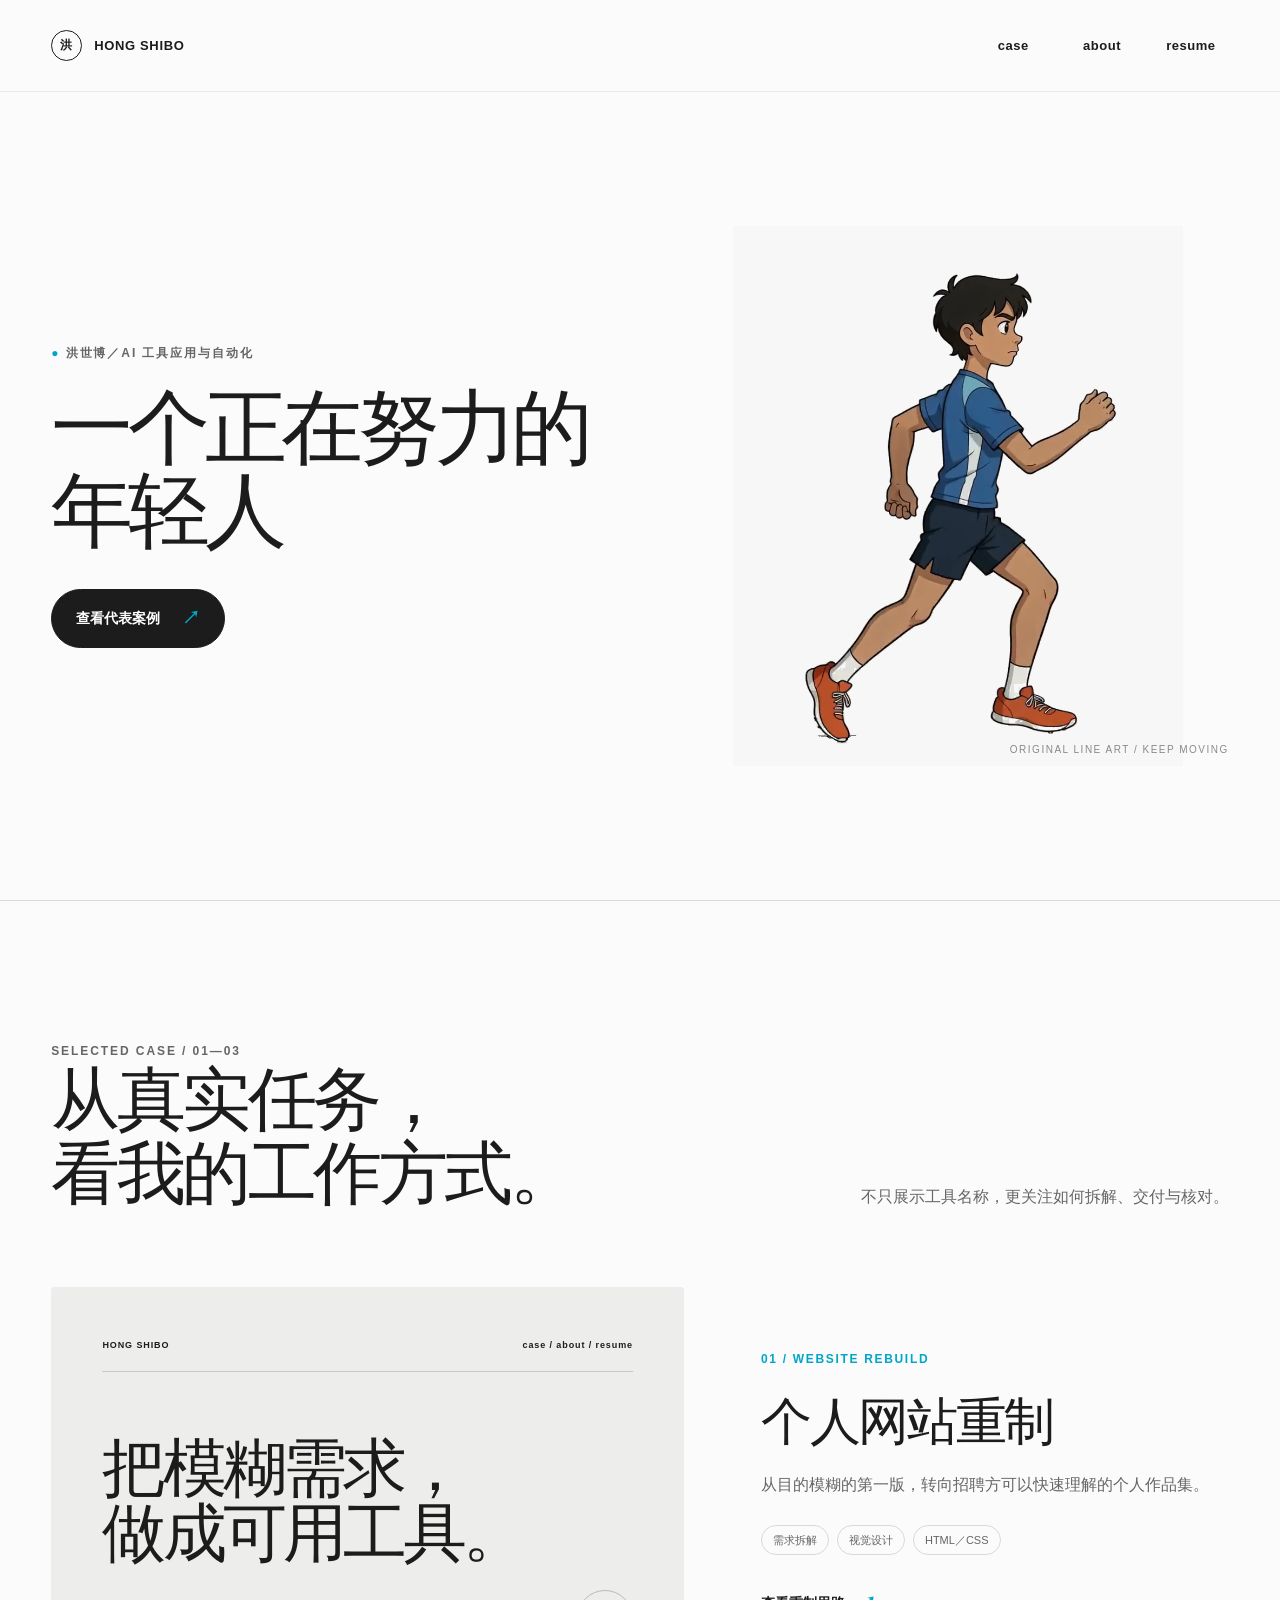
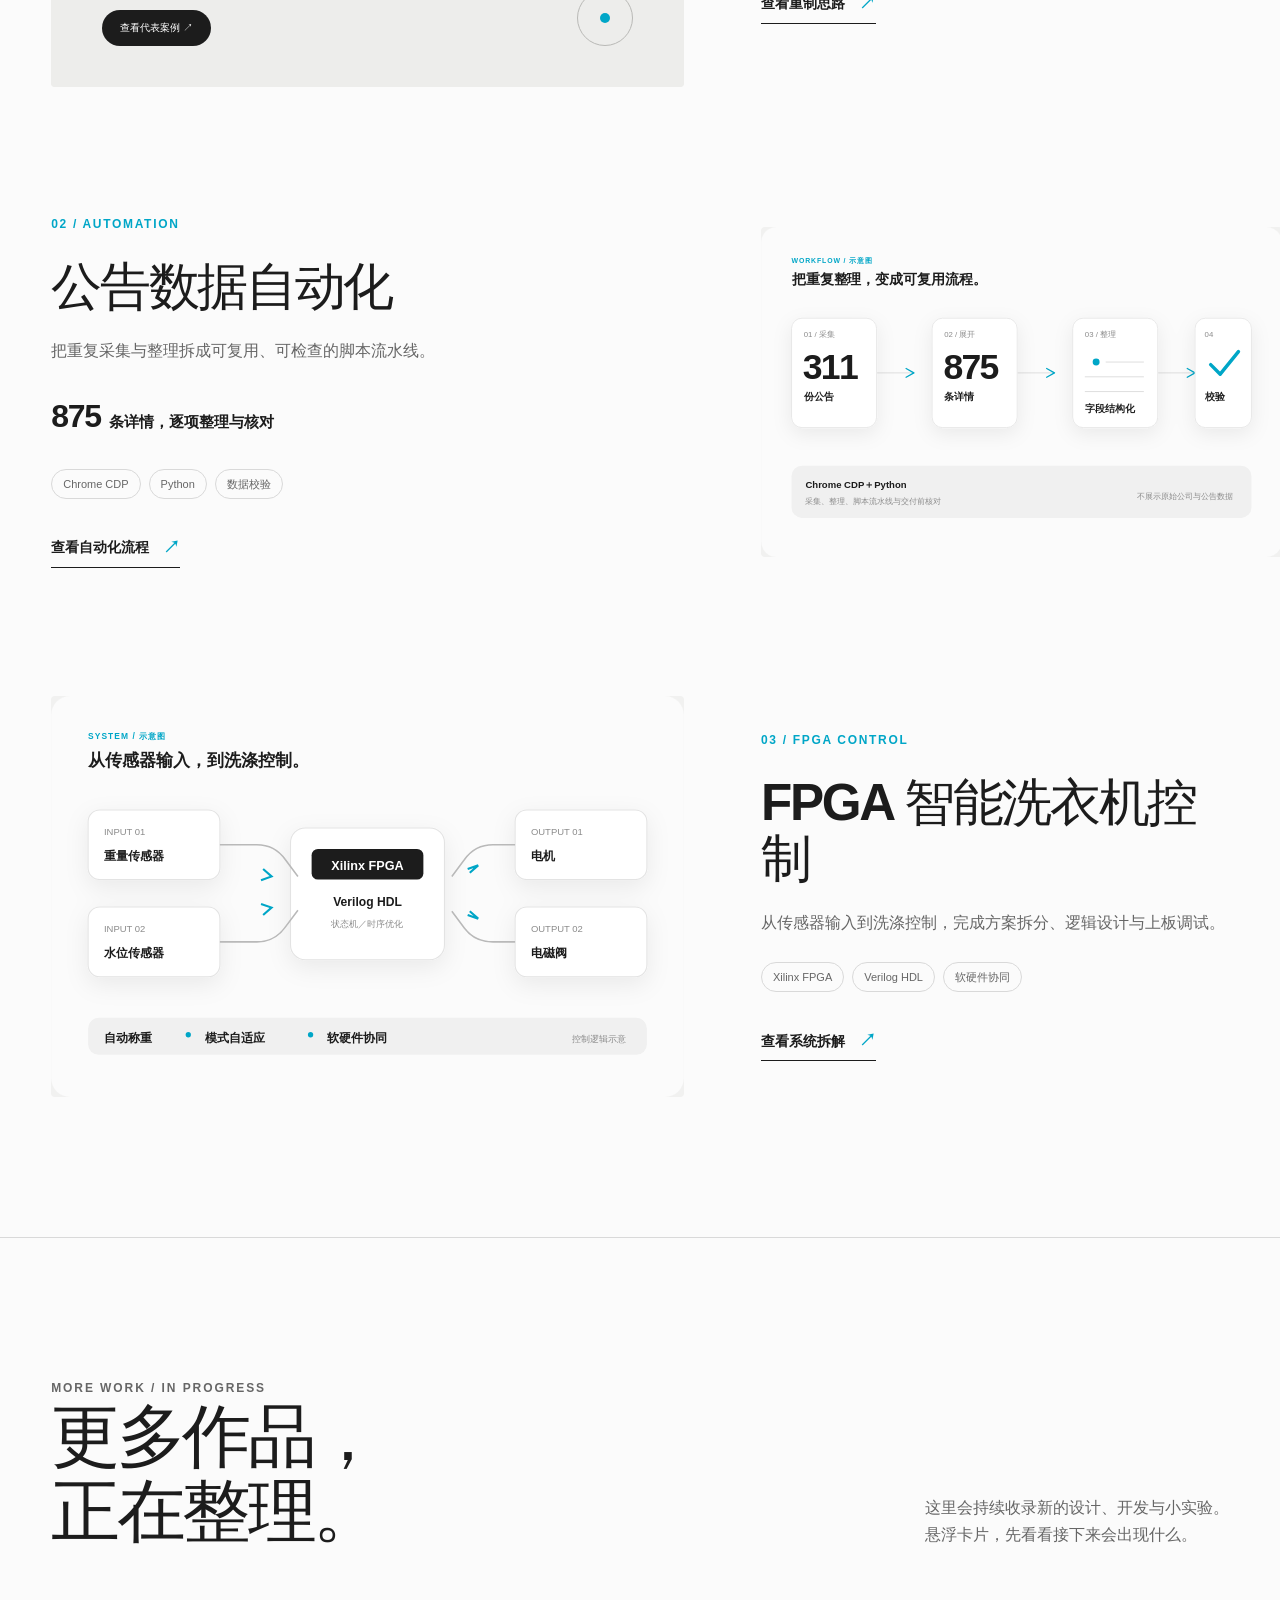
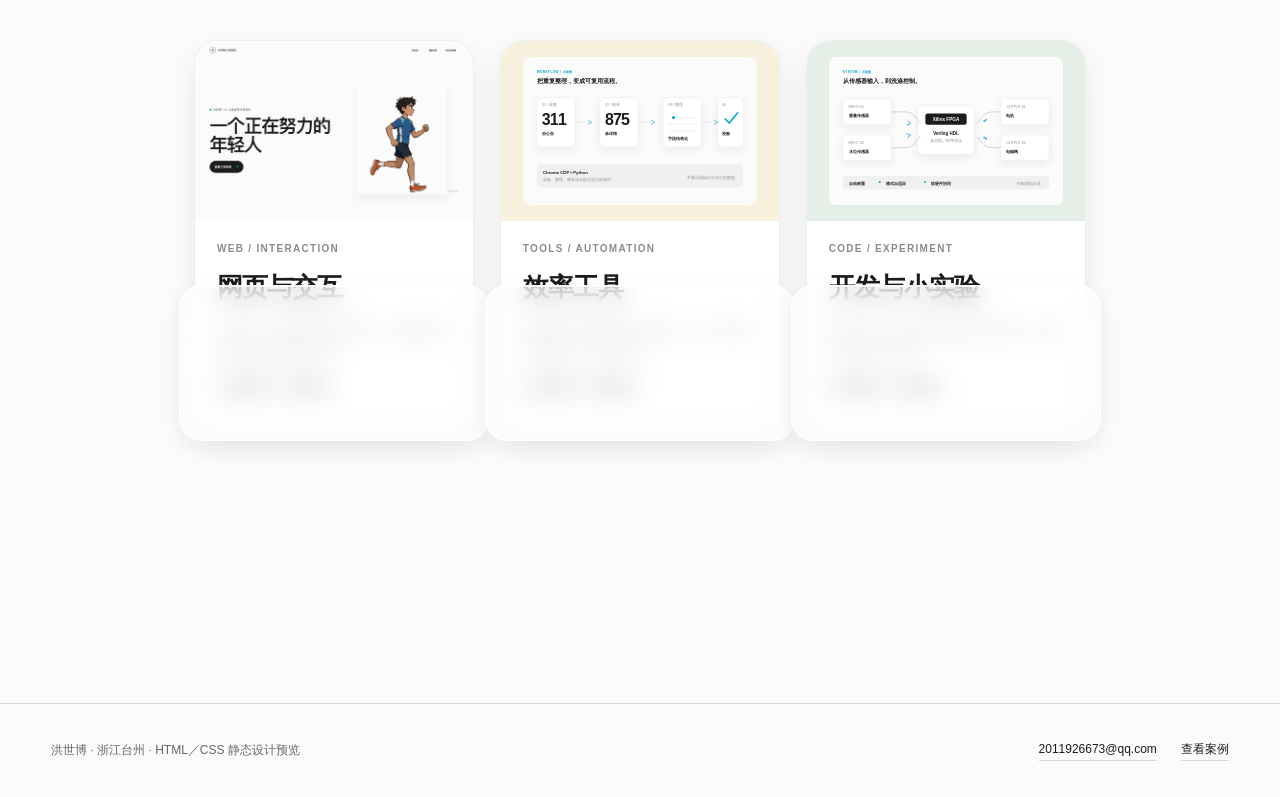
<file: index.html>
<!doctype html>
<html lang="zh-CN">
<head>
  <meta charset="utf-8">
  <meta name="viewport" content="width=device-width, initial-scale=1">
  <meta name="description" content="洪世博的个人作品集：AI 工具应用、初级自动化、网站与文档交付。把模糊需求，做成可用工具。">
  <title>洪世博｜AI 工具应用与自动化</title>
  <link rel="stylesheet" href="styles.css">
</head>
<body>
  <a class="skip-link" href="#main">跳到主要内容</a>
  <header class="site-header">
    <div class="shell header-inner">
      <a class="brand" href="index.html" aria-label="洪世博个人网站首页"><span class="brand-mark">洪</span><span>HONG SHIBO</span></a>
      <nav class="site-nav" aria-label="主要导航">
        <a href="case.html">case</a>
        <a href="about.html">about</a>
        <a href="resume.html">resume</a>
      </nav>
    </div>
  </header>

  <main id="main">
    <section class="hero shell" aria-labelledby="hero-title">
      <div class="hero-copy">
        <p class="eyebrow"><span class="dot">●</span> 洪世博／AI 工具应用与自动化</p>
        <h1 class="display hero-title" id="hero-title">一个正在努力的<br>年轻人</h1>
        <div class="hero-action"><a class="button" href="case.html">查看代表案例</a></div>
      </div>
      <div class="hero-visual" aria-label="蓝黑运动服少年不停循环奔跑">
        <video class="hero-character hero-runner-video" autoplay muted loop playsinline preload="auto" poster="assets/images/hero-runner-loop-v5-poster.png" aria-label="穿蓝黑运动服和橙色跑鞋的少年持续奔跑，左右脚自然交替">
          <source src="assets/video/hero-runner-loop-v5.mp4" type="video/mp4">
        </video>
        <p class="hero-note">ORIGINAL LINE ART / KEEP MOVING</p>
      </div>
    </section>

    <section class="section section-line ink-zone" aria-labelledby="selected-cases">
      <div class="shell">
        <div class="section-head">
          <div><p class="eyebrow">SELECTED CASE / 01—03</p><h2 class="section-title" id="selected-cases">从真实任务，<br>看我的工作方式。</h2></div>
          <p>不只展示工具名称，更关注如何拆解、交付与核对。</p>
        </div>
        <div class="case-grid">
          <article class="case-card">
            <a class="case-media" href="case-personal.html" aria-label="查看个人网站重制案例">
              <div class="website-mockup" aria-hidden="true">
                <div class="mockup-nav"><span>HONG SHIBO</span><span>case / about / resume</span></div>
                <div class="mockup-title">把模糊需求，<br>做成可用工具。</div>
                <div class="mockup-foot"><span class="mockup-button">查看代表案例 ↗</span><span class="mockup-shape"></span></div>
              </div>
            </a>
            <div>
              <span class="case-number">01 / WEBSITE REBUILD</span>
              <h3 class="case-title">个人网站重制</h3>
              <p class="case-summary">从目的模糊的第一版，转向招聘方可以快速理解的个人作品集。</p>
              <ul class="tags"><li>需求拆解</li><li>视觉设计</li><li>HTML／CSS</li></ul>
              <a class="text-link" href="case-personal.html">查看重制思路</a>
            </div>
          </article>

          <article class="case-card">
            <a class="case-media" href="case-automation.html"><img src="assets/images/automation-flow.svg" alt="公告数据自动化流程示意图：311 份公告、875 条详情，经过结构化与校验" width="1200" height="760"></a>
            <div>
              <span class="case-number">02 / AUTOMATION</span>
              <h3 class="case-title">公告数据自动化</h3>
              <p class="case-summary">把重复采集与整理拆成可复用、可检查的脚本流水线。</p>
              <p class="case-metric"><strong>875</strong>条详情，逐项整理与核对</p>
              <ul class="tags"><li>Chrome CDP</li><li>Python</li><li>数据校验</li></ul>
              <a class="text-link" href="case-automation.html">查看自动化流程</a>
            </div>
          </article>

          <article class="case-card">
            <a class="case-media" href="case-fpga.html"><img src="assets/images/fpga-system.svg" alt="FPGA 智能洗衣机控制逻辑示意图：传感器输入、核心控制、电机与电磁阀输出" width="1200" height="760"></a>
            <div>
              <span class="case-number">03 / FPGA CONTROL</span>
              <h3 class="case-title">FPGA 智能洗衣机控制</h3>
              <p class="case-summary">从传感器输入到洗涤控制，完成方案拆分、逻辑设计与上板调试。</p>
              <ul class="tags"><li>Xilinx FPGA</li><li>Verilog HDL</li><li>软硬件协同</li></ul>
              <a class="text-link" href="case-fpga.html">查看系统拆解</a>
            </div>
          </article>
        </div>
      </div>
    </section>

    <section class="section section-line works-preview" aria-labelledby="more-works">
      <div class="shell">
        <div class="section-head">
          <div><p class="eyebrow">MORE WORK / IN PROGRESS</p><h2 class="section-title" id="more-works">更多作品，<br>正在整理。</h2></div>
          <p>这里会持续收录新的设计、开发与小实验。<br>悬浮卡片，先看看接下来会出现什么。</p>
        </div>
        <div class="work-card-grid">
          <article class="work-card work-card-blue" tabindex="0" aria-labelledby="work-web-title">
            <div class="work-card-media"><img src="assets/images/work-website.png" alt="个人网站首页设计预览" width="1200" height="750"></div>
            <div class="work-card-body">
              <span class="work-card-type">WEB / INTERACTION</span>
              <h3 id="work-web-title">网页与交互</h3>
              <p>从版式、动效到响应式页面，记录把想法变成可用网页的过程。</p>
              <span class="work-card-status">作品整理中 · 敬请期待</span>
            </div>
            <div class="work-card-glass" aria-hidden="true"></div>
          </article>
          <article class="work-card work-card-yellow" tabindex="0" aria-labelledby="work-tool-title">
            <div class="work-card-media"><img src="assets/images/automation-flow.svg" alt="自动化工具流程设计预览" width="1200" height="760"></div>
            <div class="work-card-body">
              <span class="work-card-type">TOOLS / AUTOMATION</span>
              <h3 id="work-tool-title">效率工具</h3>
              <p>把重复任务拆解成自动流程，让工具真正节省时间、减少出错。</p>
              <span class="work-card-status">作品整理中 · 敬请期待</span>
            </div>
            <div class="work-card-glass" aria-hidden="true"></div>
          </article>
          <article class="work-card work-card-green" tabindex="0" aria-labelledby="work-experiment-title">
            <div class="work-card-media"><img src="assets/images/fpga-system.svg" alt="软硬件实验系统设计预览" width="1200" height="760"></div>
            <div class="work-card-body">
              <span class="work-card-type">CODE / EXPERIMENT</span>
              <h3 id="work-experiment-title">开发与小实验</h3>
              <p>收录代码、软硬件协同和交互原型，保留每次尝试与迭代。</p>
              <span class="work-card-status">作品整理中 · 敬请期待</span>
            </div>
            <div class="work-card-glass" aria-hidden="true"></div>
          </article>
        </div>
      </div>
    </section>
  </main>

  <footer class="site-footer">
    <div class="shell footer-inner">
      <p>洪世博 · 浙江台州 · HTML／CSS 静态设计预览</p>
      <div class="footer-links"><a href="mailto:2011926673@qq.com">2011926673@qq.com</a><a href="case.html">查看案例</a></div>
    </div>
  </footer>
  <script src="preview.js"></script>
</body>
</html>
</file>
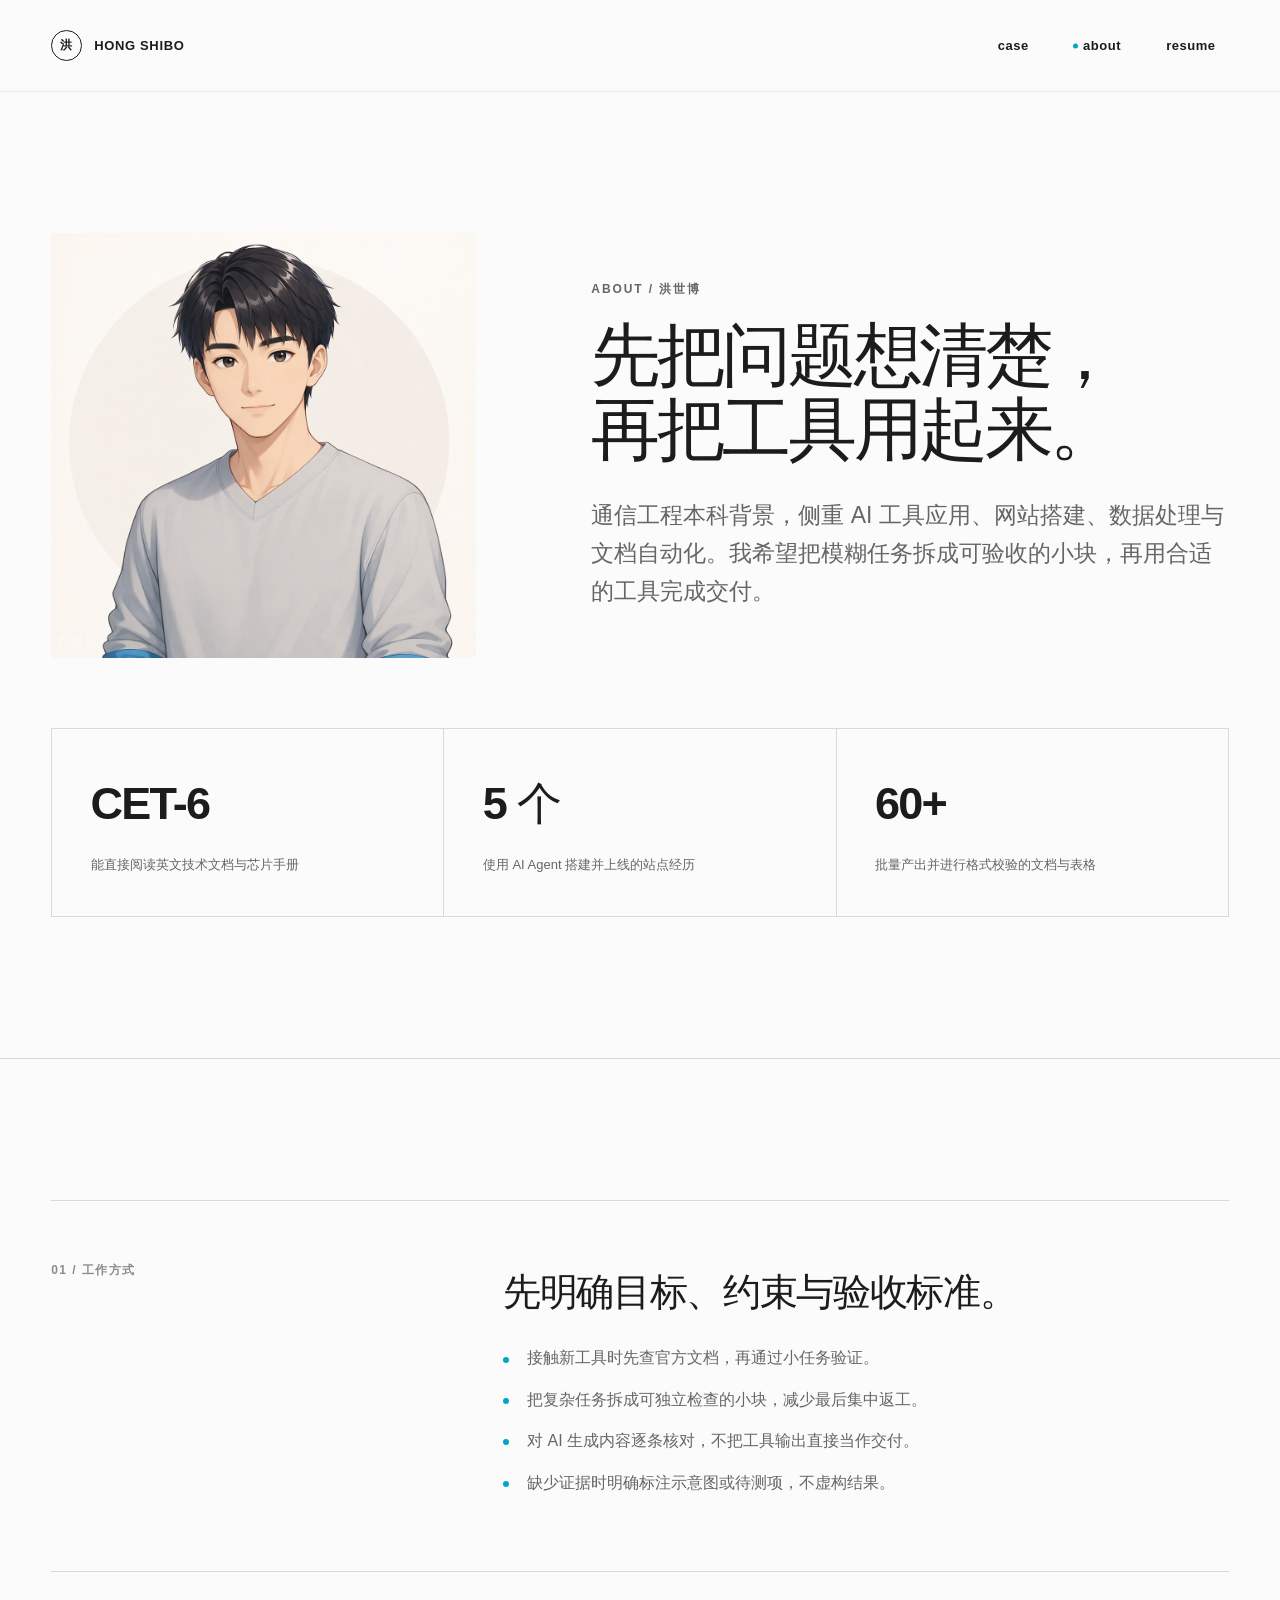
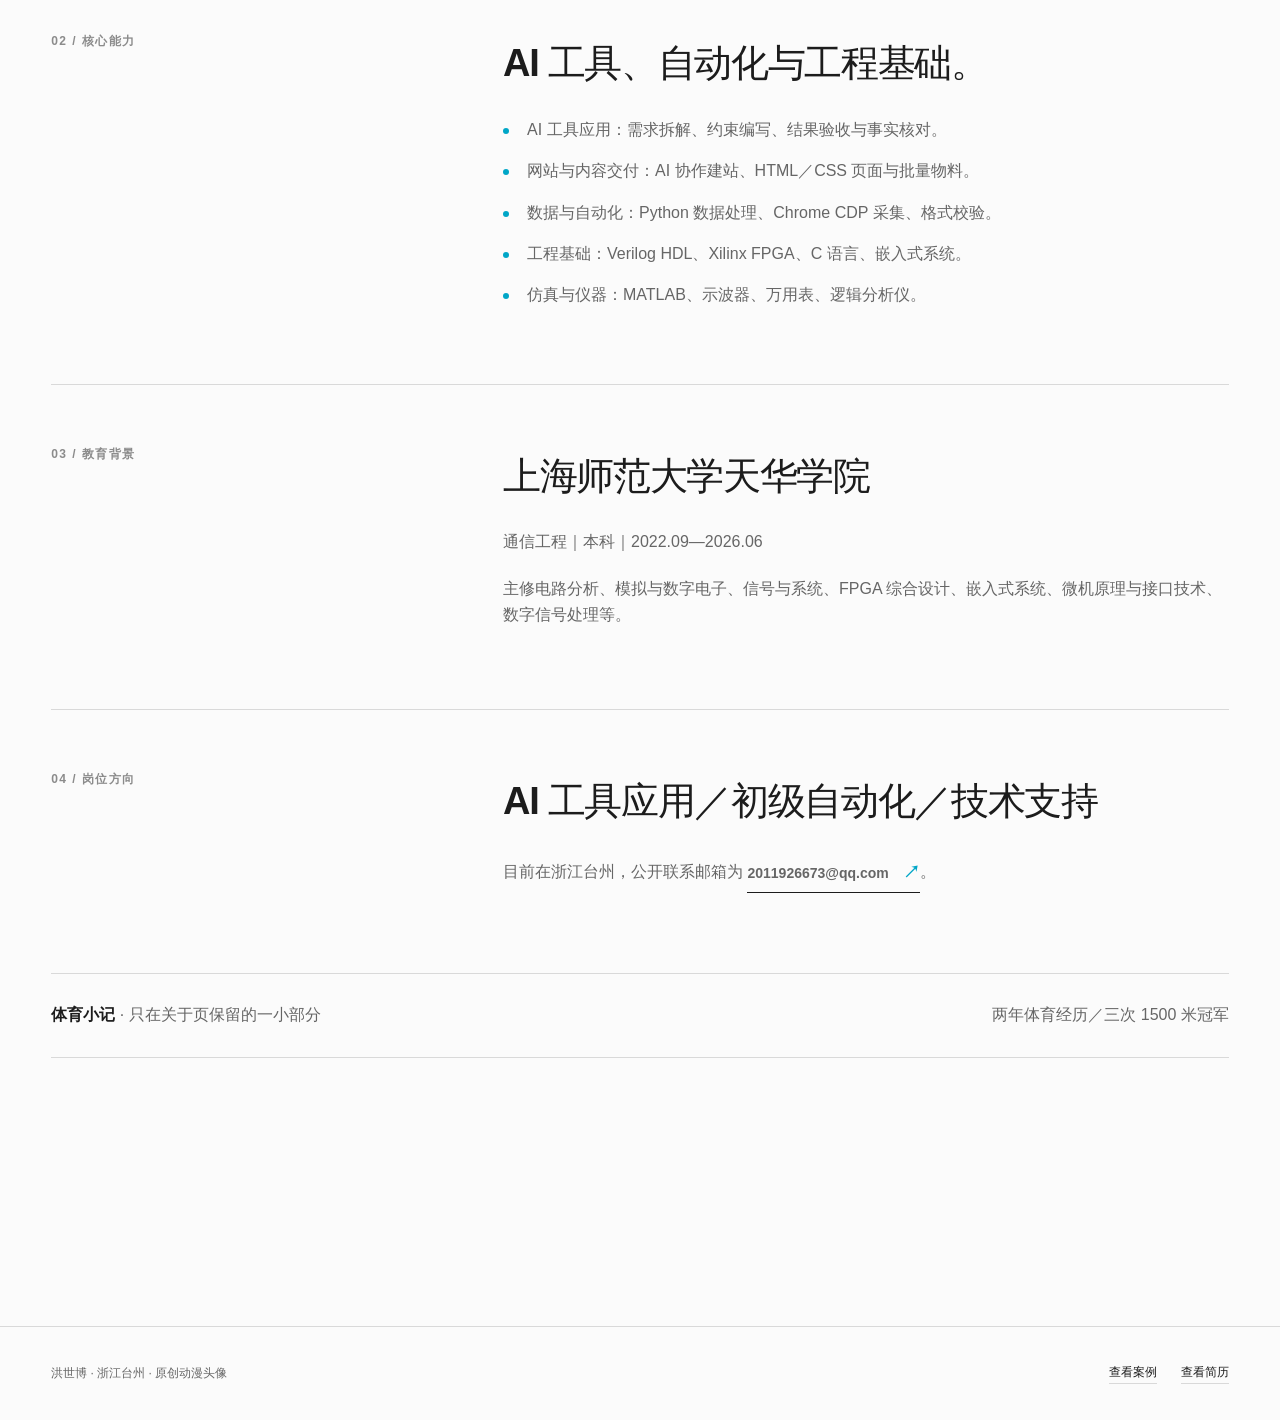
<file: about.html>
<!doctype html>
<html lang="zh-CN">
<head>
  <meta charset="utf-8"><meta name="viewport" content="width=device-width, initial-scale=1">
  <meta name="description" content="关于洪世博：通信工程背景，侧重 AI 工具应用、自动化、网站与文档交付，重视需求拆解和事实核对。">
  <title>关于｜洪世博</title><link rel="stylesheet" href="styles.css">
</head>
<body>
  <a class="skip-link" href="#main">跳到主要内容</a>
  <header class="site-header"><div class="shell header-inner"><a class="brand" href="index.html"><span class="brand-mark">洪</span><span>HONG SHIBO</span></a><nav class="site-nav" aria-label="主要导航"><a href="case.html">case</a><a href="about.html" aria-current="page">about</a><a href="resume.html">resume</a></nav></div></header>
  <main id="main">
    <section class="section shell">
      <div class="about-grid">
        <div class="about-avatar"><img src="assets/images/about-anime-jp.png" alt="洪世博的日漫风个人形象：黑色层次短发、自然五官、浅灰 V 领上衣和卡布里蓝袖口" width="1024" height="1024"></div>
        <div class="about-copy"><p class="eyebrow">ABOUT / 洪世博</p><h1 class="section-title">先把问题想清楚，<br>再把工具用起来。</h1><p class="lead">通信工程本科背景，侧重 AI 工具应用、网站搭建、数据处理与文档自动化。我希望把模糊任务拆成可验收的小块，再用合适的工具完成交付。</p></div>
      </div>
      <div class="fact-grid" aria-label="学习与交付概览"><div class="fact"><strong>CET-6</strong><span>能直接阅读英文技术文档与芯片手册</span></div><div class="fact"><strong>5 个</strong><span>使用 AI Agent 搭建并上线的站点经历</span></div><div class="fact"><strong>60+</strong><span>批量产出并进行格式校验的文档与表格</span></div></div>
    </section>

    <section class="section section-line ink-zone"><div class="shell">
      <div class="content-grid"><span class="label">01 / 工作方式</span><div class="prose"><h2>先明确目标、约束与验收标准。</h2><ul><li>接触新工具时先查官方文档，再通过小任务验证。</li><li>把复杂任务拆成可独立检查的小块，减少最后集中返工。</li><li>对 AI 生成内容逐条核对，不把工具输出直接当作交付。</li><li>缺少证据时明确标注示意图或待测项，不虚构结果。</li></ul></div></div>
      <div class="content-grid"><span class="label">02 / 核心能力</span><div class="prose"><h2>AI 工具、自动化与工程基础。</h2><ul><li>AI 工具应用：需求拆解、约束编写、结果验收与事实核对。</li><li>网站与内容交付：AI 协作建站、HTML／CSS 页面与批量物料。</li><li>数据与自动化：Python 数据处理、Chrome CDP 采集、格式校验。</li><li>工程基础：Verilog HDL、Xilinx FPGA、C 语言、嵌入式系统。</li><li>仿真与仪器：MATLAB、示波器、万用表、逻辑分析仪。</li></ul></div></div>
      <div class="content-grid"><span class="label">03 / 教育背景</span><div class="prose"><h2>上海师范大学天华学院</h2><p>通信工程｜本科｜2022.09—2026.06</p><p>主修电路分析、模拟与数字电子、信号与系统、FPGA 综合设计、嵌入式系统、微机原理与接口技术、数字信号处理等。</p></div></div>
      <div class="content-grid"><span class="label">04 / 岗位方向</span><div class="prose"><h2>AI 工具应用／初级自动化／技术支持</h2><p>目前在浙江台州，公开联系邮箱为 <a class="text-link" href="mailto:2011926673@qq.com">2011926673@qq.com</a>。</p></div></div>
      <div class="sports-note"><p><strong>体育小记</strong> · 只在关于页保留的一小部分</p><p>两年体育经历／三次 1500 米冠军</p></div>
    </div></section>
  </main>
  <footer class="site-footer"><div class="shell footer-inner"><p>洪世博 · 浙江台州 · 原创动漫头像</p><div class="footer-links"><a href="case.html">查看案例</a><a href="resume.html">查看简历</a></div></div></footer>
  <script src="preview.js"></script>
</body>
</html>
</file>
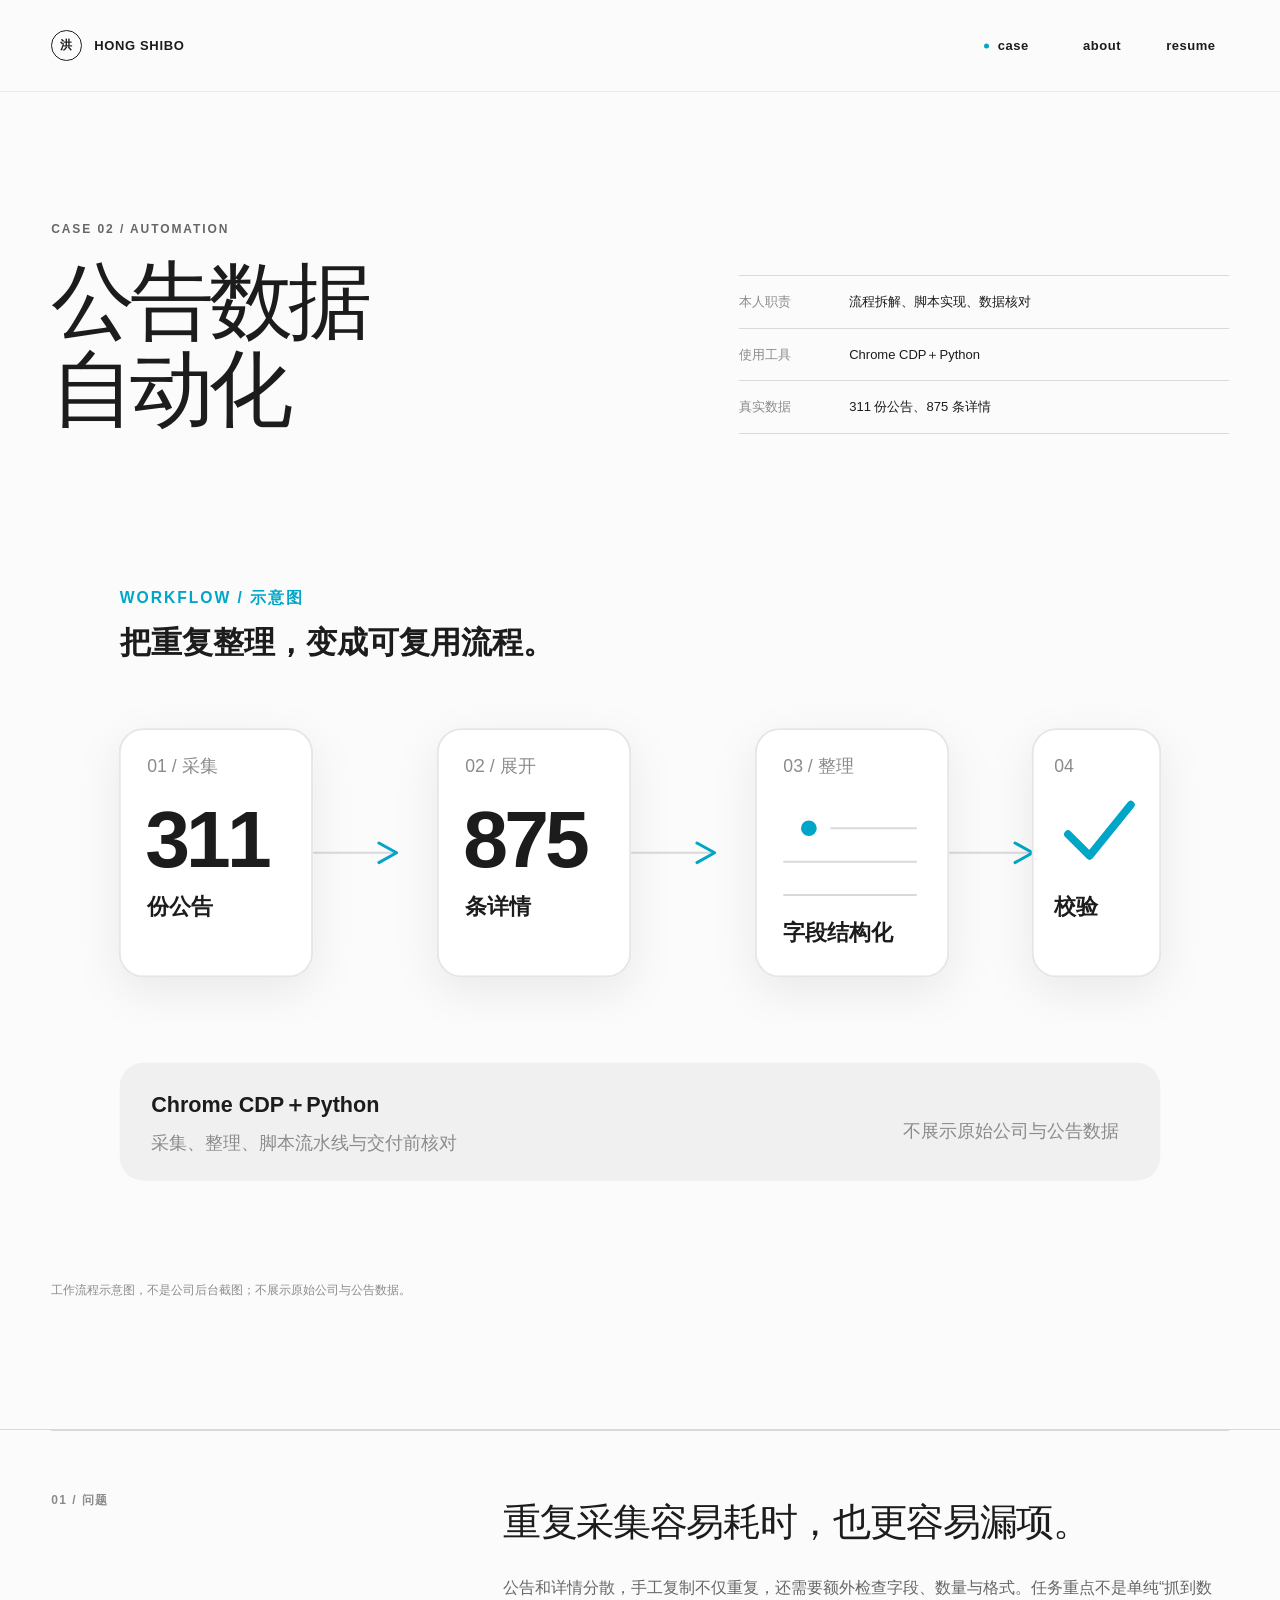
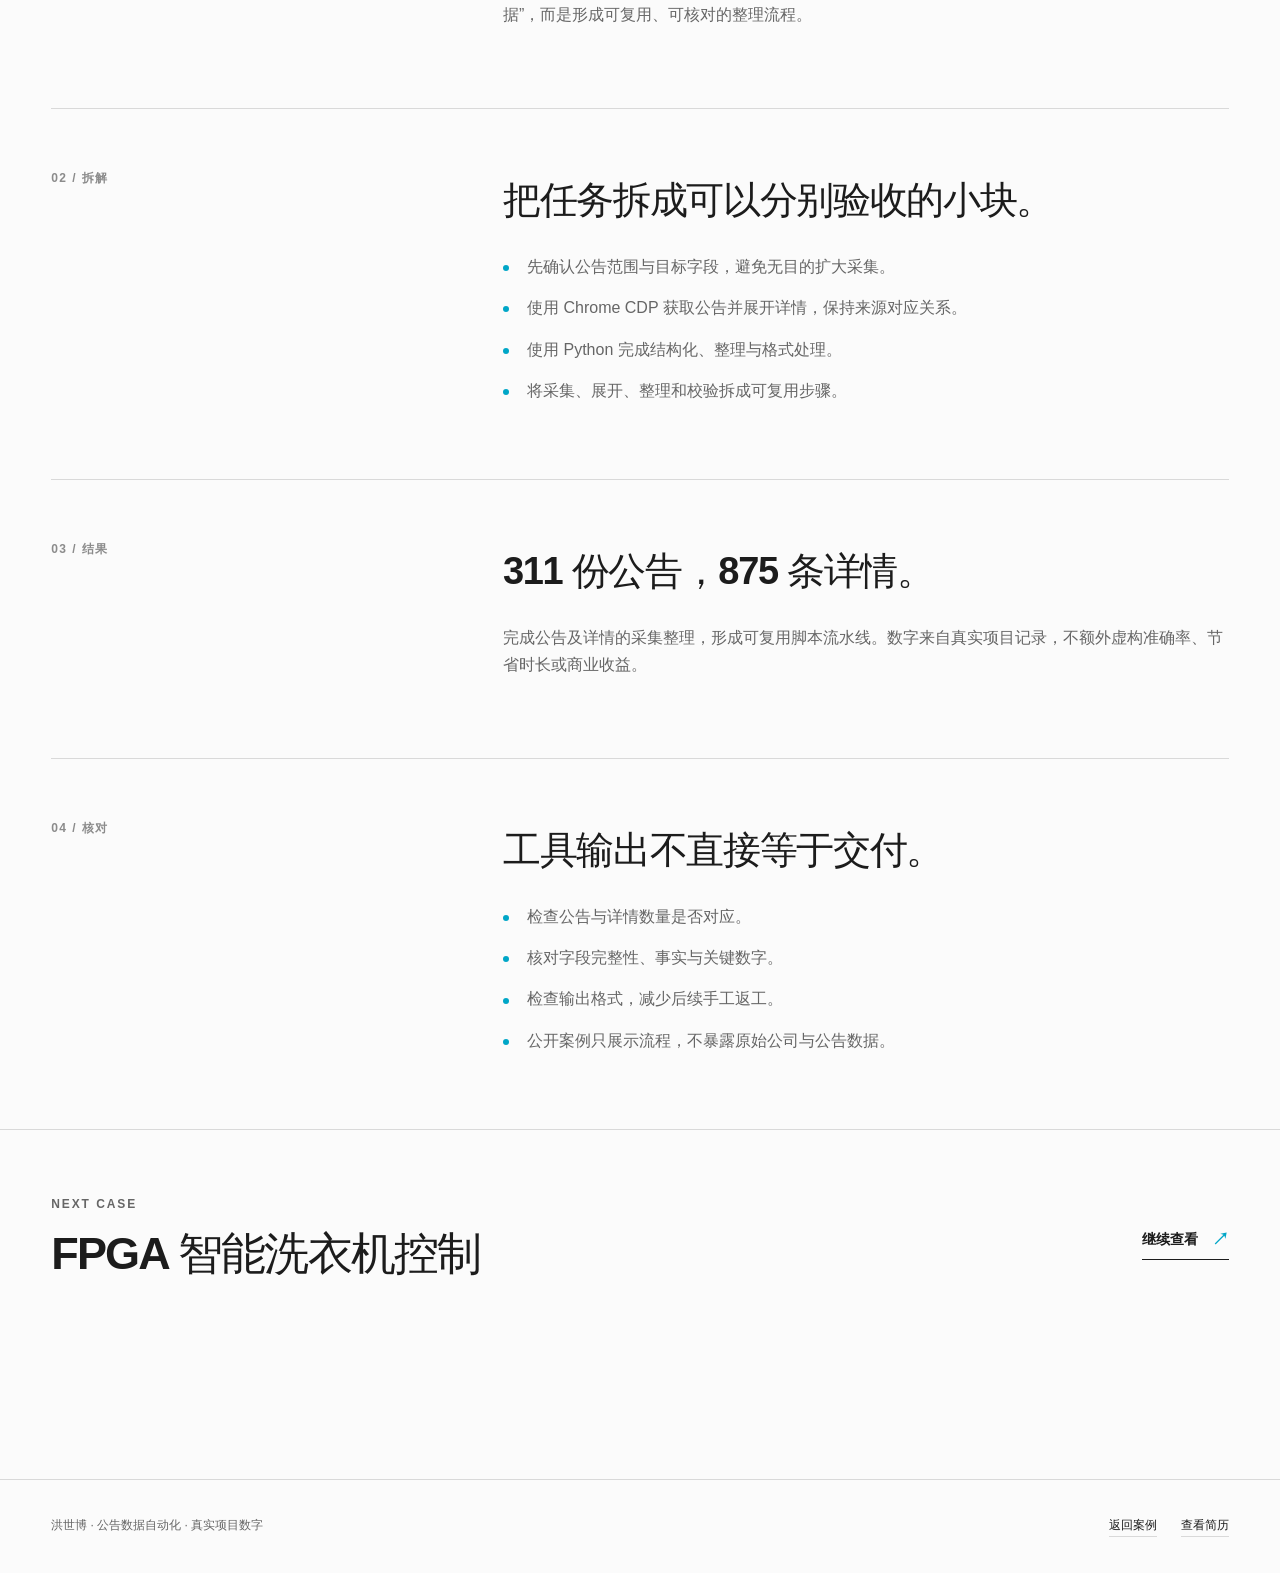
<file: case-automation.html>
<!doctype html>
<html lang="zh-CN">
<head>
  <meta charset="utf-8"><meta name="viewport" content="width=device-width, initial-scale=1">
  <meta name="description" content="公告数据采集与整理自动化案例：Chrome CDP＋Python，311 份公告、875 条详情，结构化与校验。">
  <title>公告数据自动化｜案例｜洪世博</title><link rel="stylesheet" href="styles.css">
</head>
<body>
  <a class="skip-link" href="#main">跳到主要内容</a>
  <header class="site-header"><div class="shell header-inner"><a class="brand" href="index.html"><span class="brand-mark">洪</span><span>HONG SHIBO</span></a><nav class="site-nav" aria-label="主要导航"><a href="case.html" aria-current="page">case</a><a href="about.html">about</a><a href="resume.html">resume</a></nav></div></header>
  <main id="main">
    <section class="detail-hero shell"><p class="eyebrow">CASE 02 / AUTOMATION</p><div class="detail-grid"><h1 class="detail-title">公告数据<br>自动化</h1><ul class="detail-meta"><li><span>本人职责</span><span>流程拆解、脚本实现、数据核对</span></li><li><span>使用工具</span><span>Chrome CDP＋Python</span></li><li><span>真实数据</span><span>311 份公告、875 条详情</span></li></ul></div><figure class="detail-visual"><img src="assets/images/automation-flow.svg" alt="从 311 份公告到 875 条详情，再结构化与校验的流程示意图" width="1200" height="760"><figcaption class="caption">工作流程示意图，不是公司后台截图；不展示原始公司与公告数据。</figcaption></figure></section>
    <section class="shell section-line">
      <div class="content-grid"><span class="label">01 / 问题</span><div class="prose"><h2>重复采集容易耗时，也更容易漏项。</h2><p>公告和详情分散，手工复制不仅重复，还需要额外检查字段、数量与格式。任务重点不是单纯“抓到数据”，而是形成可复用、可核对的整理流程。</p></div></div>
      <div class="content-grid"><span class="label">02 / 拆解</span><div class="prose"><h2>把任务拆成可以分别验收的小块。</h2><ul><li>先确认公告范围与目标字段，避免无目的扩大采集。</li><li>使用 Chrome CDP 获取公告并展开详情，保持来源对应关系。</li><li>使用 Python 完成结构化、整理与格式处理。</li><li>将采集、展开、整理和校验拆成可复用步骤。</li></ul></div></div>
      <div class="content-grid"><span class="label">03 / 结果</span><div class="prose"><h2>311 份公告，875 条详情。</h2><p>完成公告及详情的采集整理，形成可复用脚本流水线。数字来自真实项目记录，不额外虚构准确率、节省时长或商业收益。</p></div></div>
      <div class="content-grid"><span class="label">04 / 核对</span><div class="prose"><h2>工具输出不直接等于交付。</h2><ul><li>检查公告与详情数量是否对应。</li><li>核对字段完整性、事实与关键数字。</li><li>检查输出格式，减少后续手工返工。</li><li>公开案例只展示流程，不暴露原始公司与公告数据。</li></ul></div></div>
    </section>
    <section class="shell next-case"><div><span class="eyebrow">NEXT CASE</span><strong>FPGA 智能洗衣机控制</strong></div><a class="text-link" href="case-fpga.html">继续查看</a></section>
  </main>
  <footer class="site-footer"><div class="shell footer-inner"><p>洪世博 · 公告数据自动化 · 真实项目数字</p><div class="footer-links"><a href="case.html">返回案例</a><a href="resume.html">查看简历</a></div></div></footer>
  <script src="preview.js"></script>
</body>
</html>
</file>
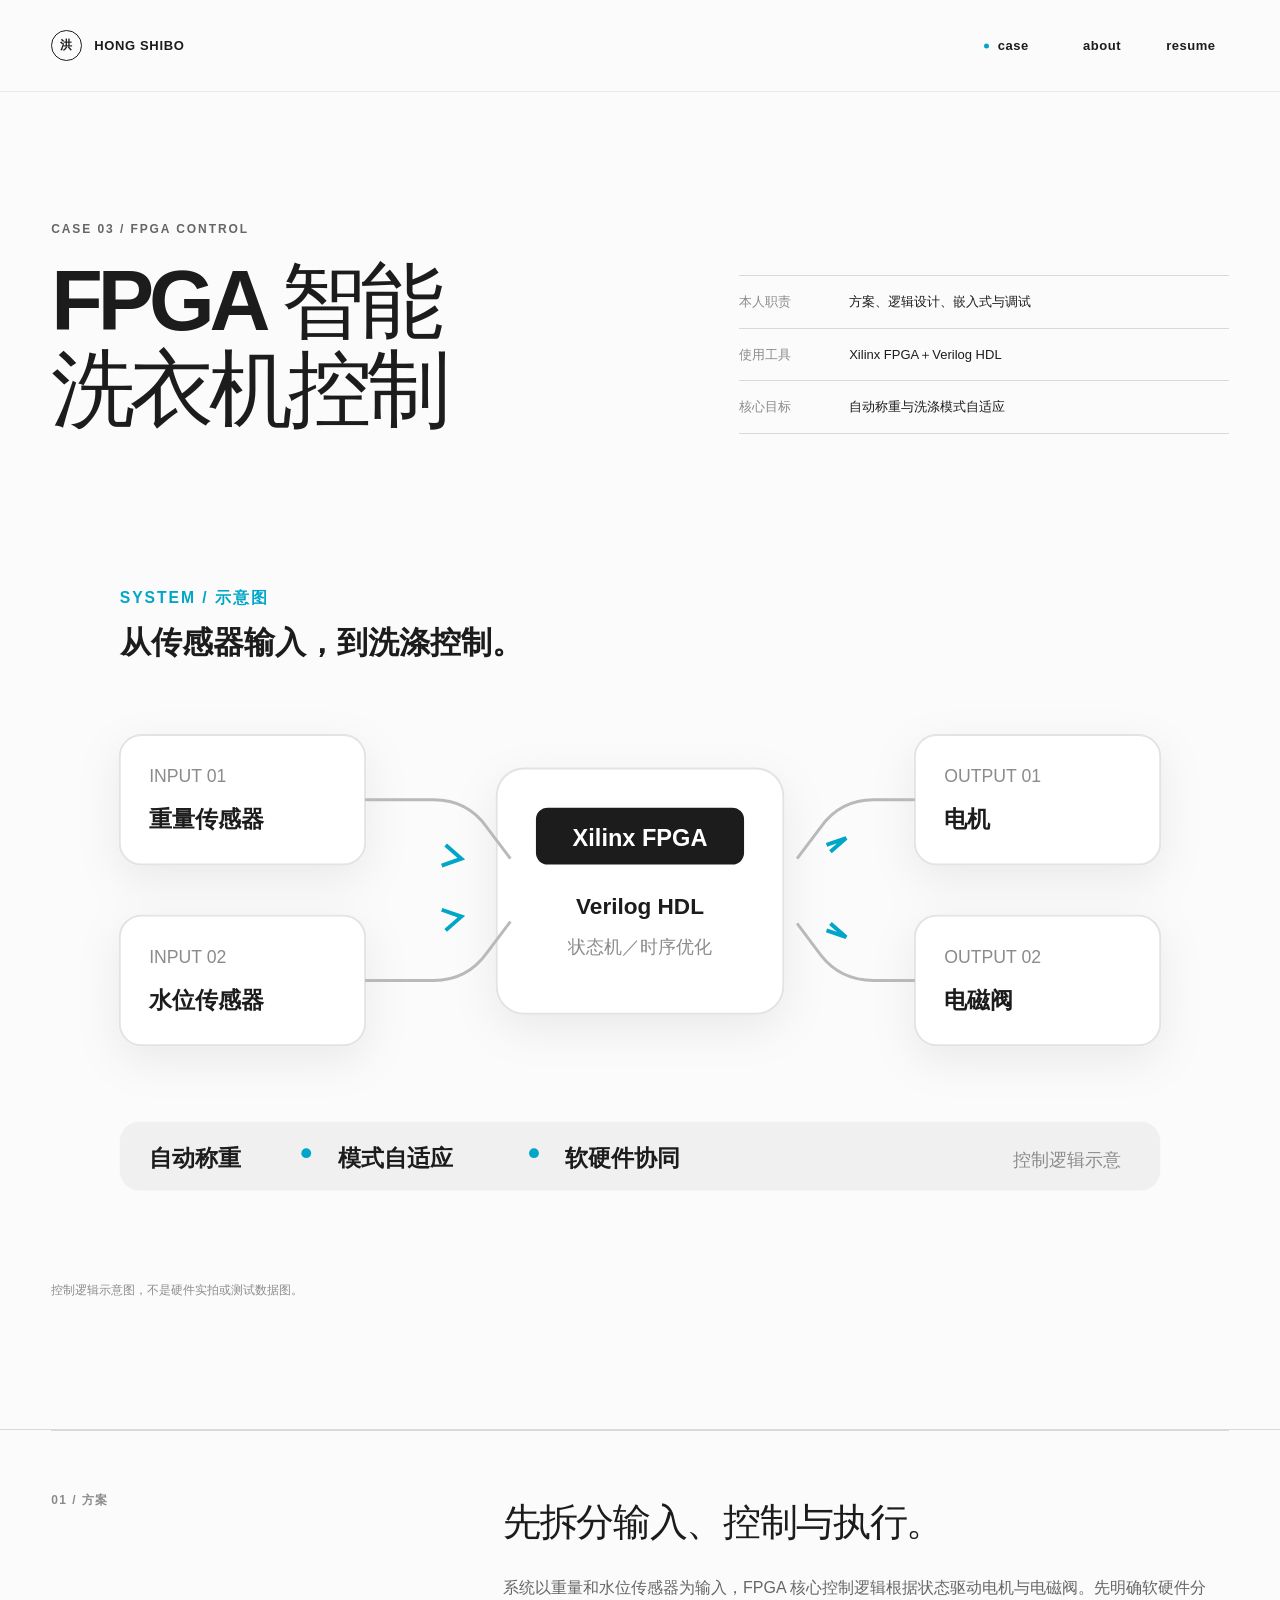
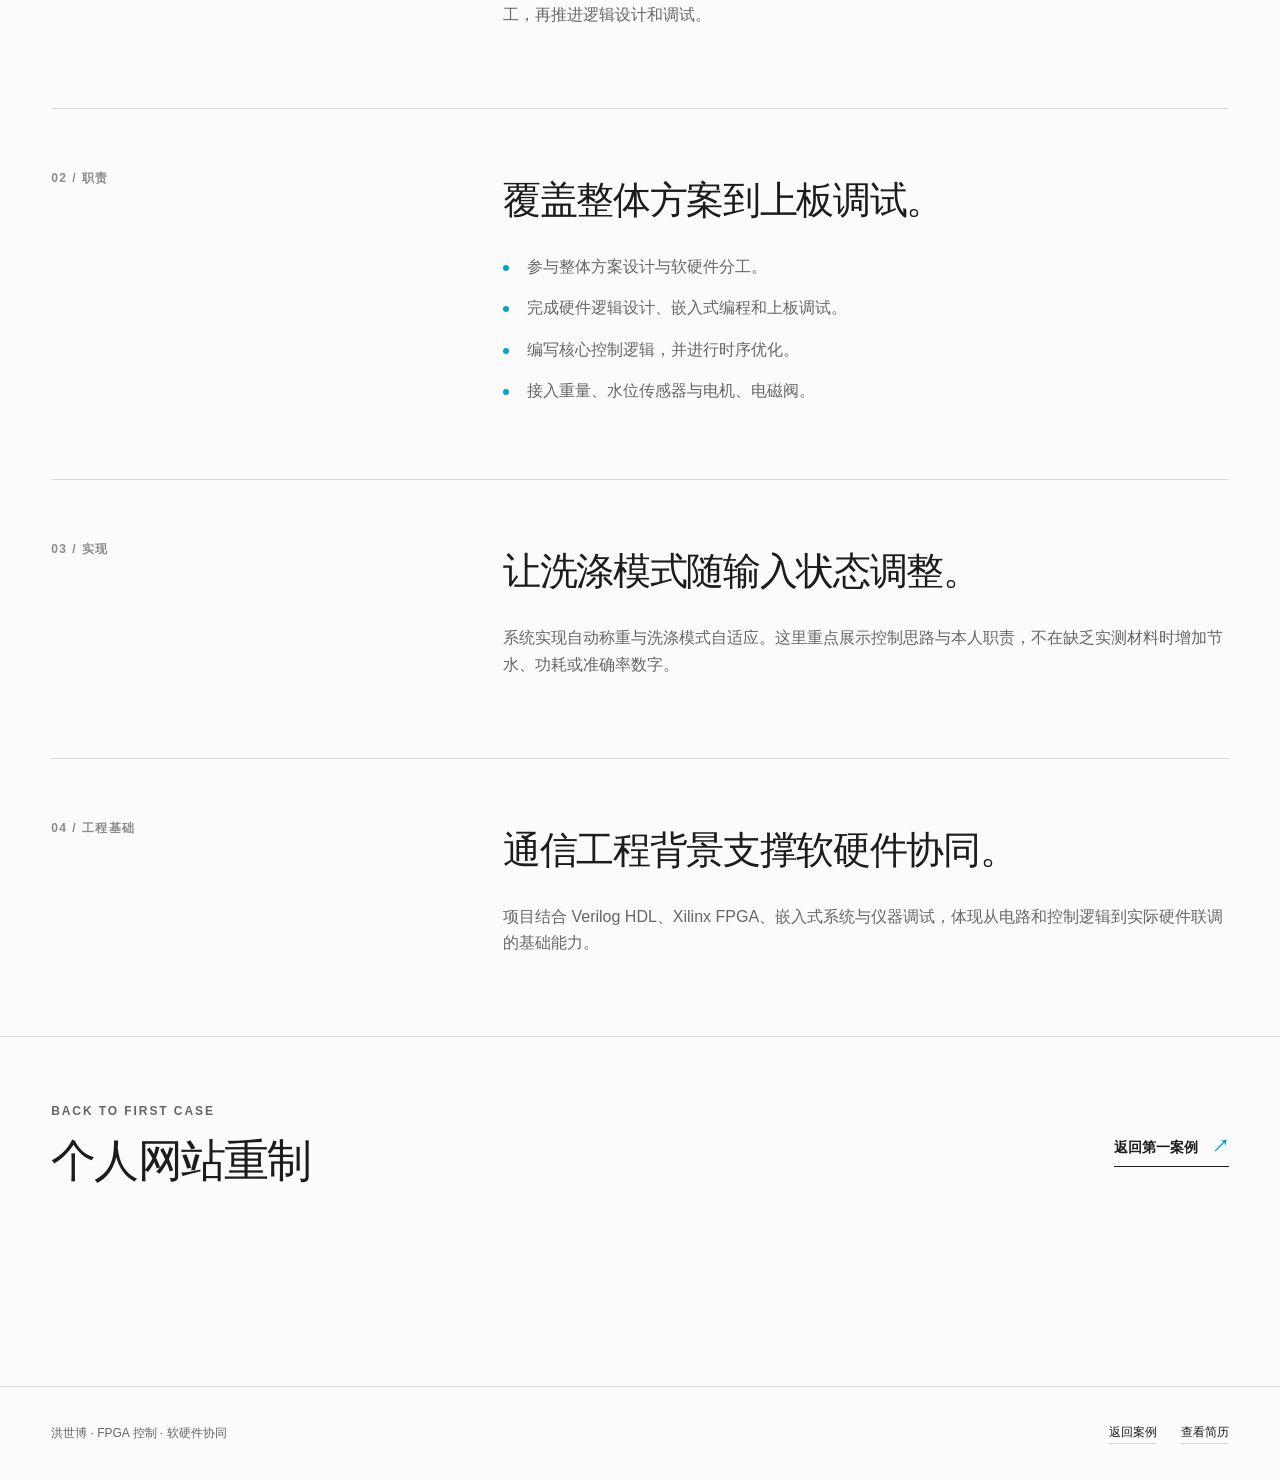
<file: case-fpga.html>
<!doctype html>
<html lang="zh-CN">
<head>
  <meta charset="utf-8"><meta name="viewport" content="width=device-width, initial-scale=1">
  <meta name="description" content="基于 FPGA 的智能洗衣机控制系统：Xilinx FPGA、Verilog HDL、传感器、电机、电磁阀与软硬件协同。">
  <title>FPGA 智能洗衣机控制｜案例｜洪世博</title><link rel="stylesheet" href="styles.css">
</head>
<body>
  <a class="skip-link" href="#main">跳到主要内容</a>
  <header class="site-header"><div class="shell header-inner"><a class="brand" href="index.html"><span class="brand-mark">洪</span><span>HONG SHIBO</span></a><nav class="site-nav" aria-label="主要导航"><a href="case.html" aria-current="page">case</a><a href="about.html">about</a><a href="resume.html">resume</a></nav></div></header>
  <main id="main">
    <section class="detail-hero shell"><p class="eyebrow">CASE 03 / FPGA CONTROL</p><div class="detail-grid"><h1 class="detail-title">FPGA 智能<br>洗衣机控制</h1><ul class="detail-meta"><li><span>本人职责</span><span>方案、逻辑设计、嵌入式与调试</span></li><li><span>使用工具</span><span>Xilinx FPGA＋Verilog HDL</span></li><li><span>核心目标</span><span>自动称重与洗涤模式自适应</span></li></ul></div><figure class="detail-visual"><img src="assets/images/fpga-system.svg" alt="重量与水位传感器输入 FPGA，控制电机与电磁阀的系统示意图" width="1200" height="760"><figcaption class="caption">控制逻辑示意图，不是硬件实拍或测试数据图。</figcaption></figure></section>
    <section class="shell section-line">
      <div class="content-grid"><span class="label">01 / 方案</span><div class="prose"><h2>先拆分输入、控制与执行。</h2><p>系统以重量和水位传感器为输入，FPGA 核心控制逻辑根据状态驱动电机与电磁阀。先明确软硬件分工，再推进逻辑设计和调试。</p></div></div>
      <div class="content-grid"><span class="label">02 / 职责</span><div class="prose"><h2>覆盖整体方案到上板调试。</h2><ul><li>参与整体方案设计与软硬件分工。</li><li>完成硬件逻辑设计、嵌入式编程和上板调试。</li><li>编写核心控制逻辑，并进行时序优化。</li><li>接入重量、水位传感器与电机、电磁阀。</li></ul></div></div>
      <div class="content-grid"><span class="label">03 / 实现</span><div class="prose"><h2>让洗涤模式随输入状态调整。</h2><p>系统实现自动称重与洗涤模式自适应。这里重点展示控制思路与本人职责，不在缺乏实测材料时增加节水、功耗或准确率数字。</p></div></div>
      <div class="content-grid"><span class="label">04 / 工程基础</span><div class="prose"><h2>通信工程背景支撑软硬件协同。</h2><p>项目结合 Verilog HDL、Xilinx FPGA、嵌入式系统与仪器调试，体现从电路和控制逻辑到实际硬件联调的基础能力。</p></div></div>
    </section>
    <section class="shell next-case"><div><span class="eyebrow">BACK TO FIRST CASE</span><strong>个人网站重制</strong></div><a class="text-link" href="case-personal.html">返回第一案例</a></section>
  </main>
  <footer class="site-footer"><div class="shell footer-inner"><p>洪世博 · FPGA 控制 · 软硬件协同</p><div class="footer-links"><a href="case.html">返回案例</a><a href="resume.html">查看简历</a></div></div></footer>
  <script src="preview.js"></script>
</body>
</html>
</file>
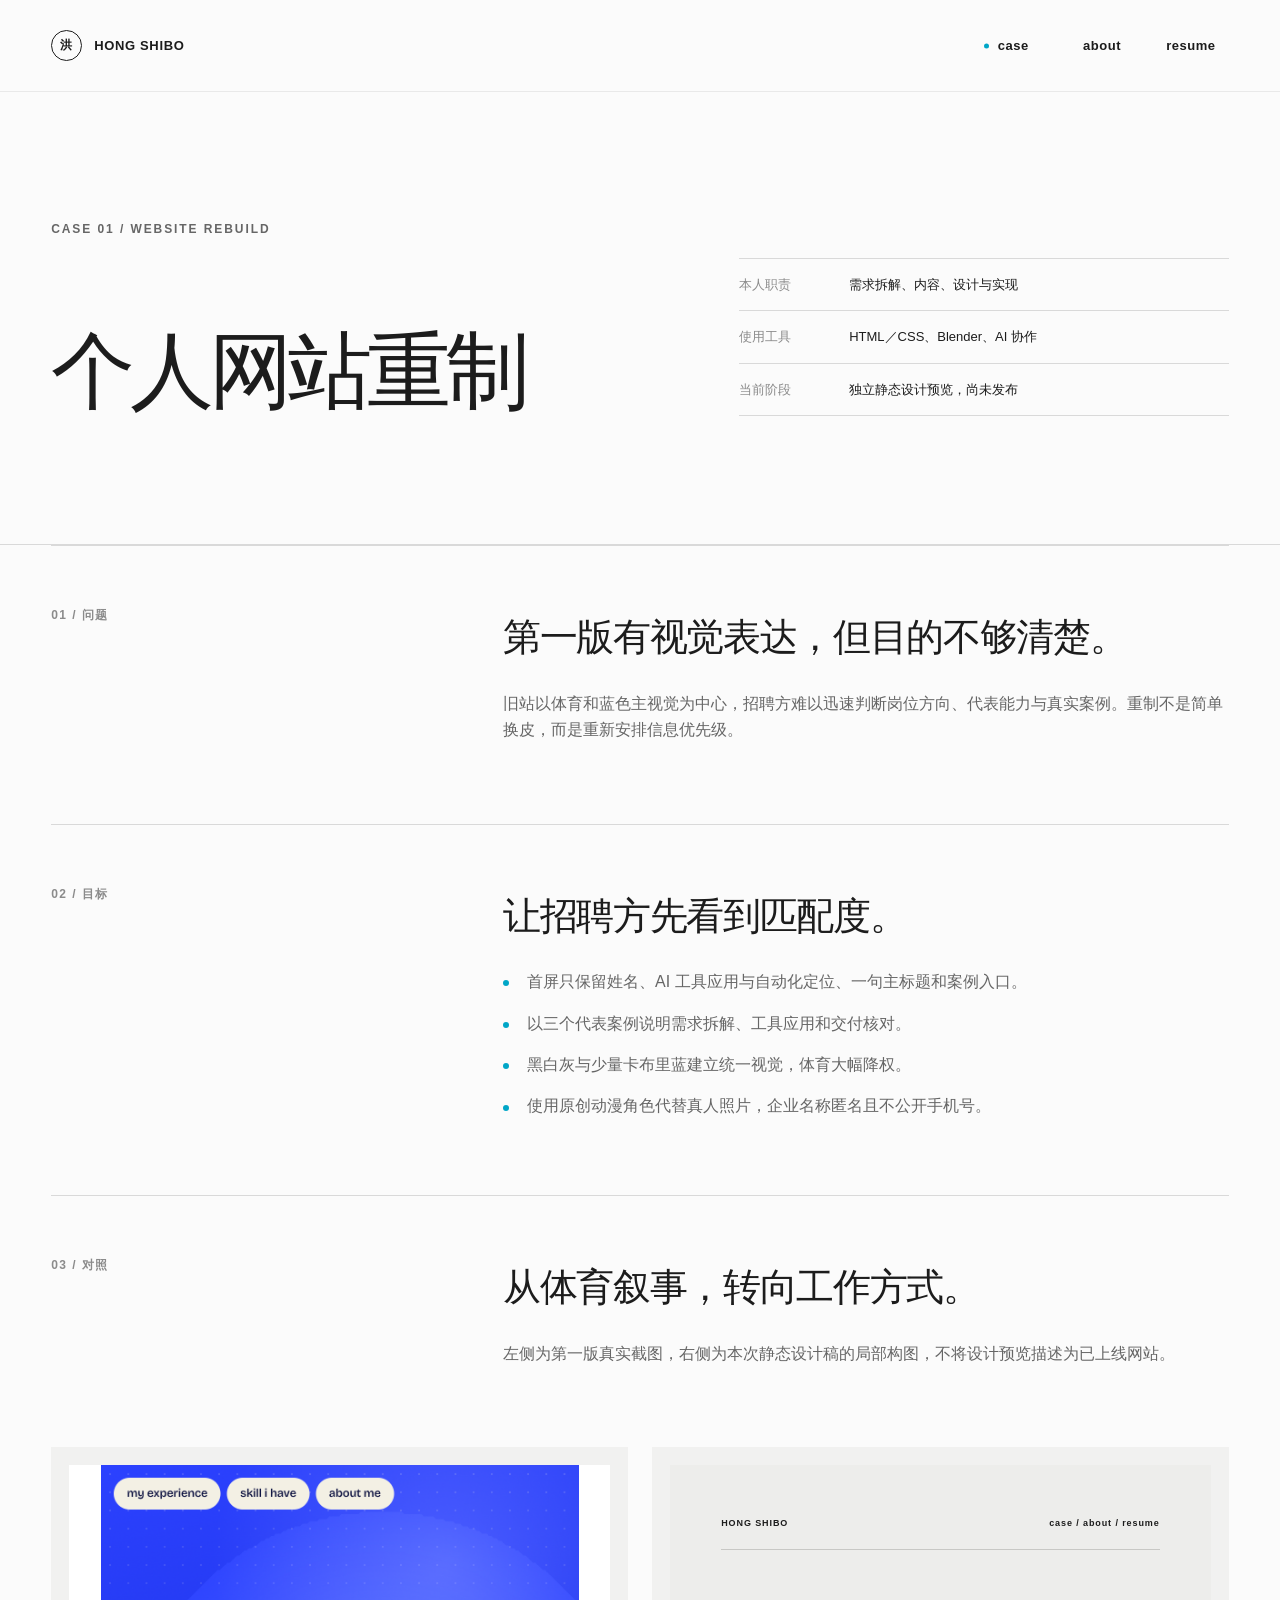
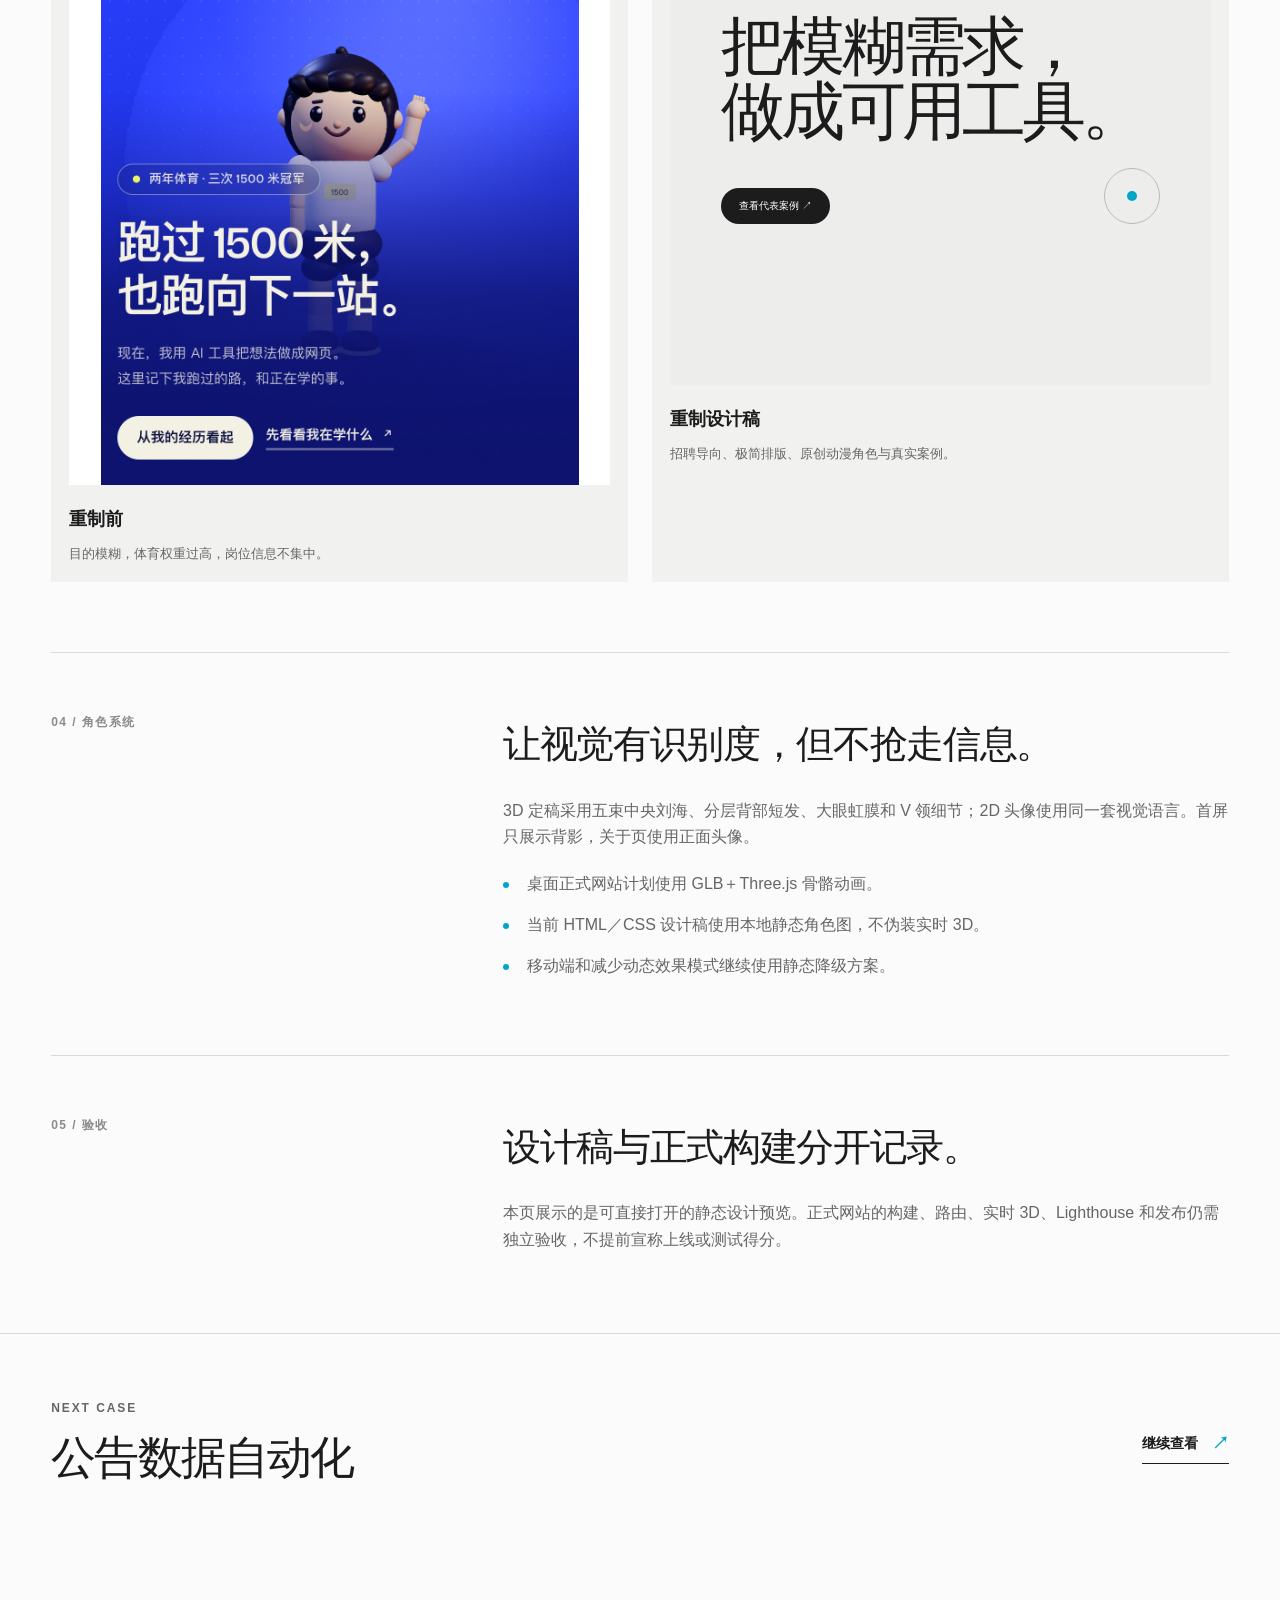
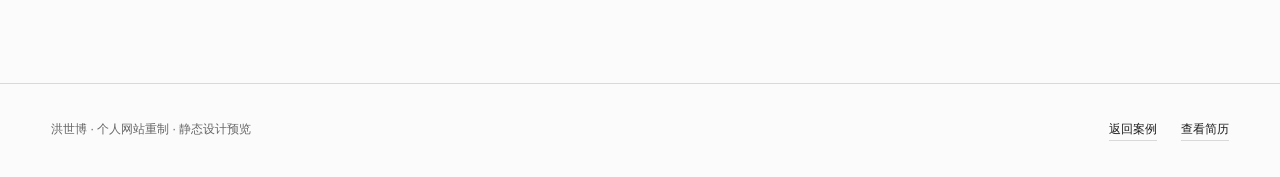
<file: case-personal.html>
<!doctype html>
<html lang="zh-CN">
<head>
  <meta charset="utf-8"><meta name="viewport" content="width=device-width, initial-scale=1">
  <meta name="description" content="个人网站重制案例：从目的模糊的第一版，转向招聘导向、原创动漫角色与真实案例表达。">
  <title>个人网站重制｜案例｜洪世博</title><link rel="stylesheet" href="styles.css">
</head>
<body>
  <a class="skip-link" href="#main">跳到主要内容</a>
  <header class="site-header"><div class="shell header-inner"><a class="brand" href="index.html"><span class="brand-mark">洪</span><span>HONG SHIBO</span></a><nav class="site-nav" aria-label="主要导航"><a href="case.html" aria-current="page">case</a><a href="about.html">about</a><a href="resume.html">resume</a></nav></div></header>
  <main id="main">
    <section class="detail-hero shell">
      <p class="eyebrow">CASE 01 / WEBSITE REBUILD</p>
      <div class="detail-grid"><h1 class="detail-title">个人网站重制</h1><ul class="detail-meta"><li><span>本人职责</span><span>需求拆解、内容、设计与实现</span></li><li><span>使用工具</span><span>HTML／CSS、Blender、AI 协作</span></li><li><span>当前阶段</span><span>独立静态设计预览，尚未发布</span></li></ul></div>
    </section>

    <section class="shell section-line">
      <div class="content-grid"><span class="label">01 / 问题</span><div class="prose"><h2>第一版有视觉表达，但目的不够清楚。</h2><p>旧站以体育和蓝色主视觉为中心，招聘方难以迅速判断岗位方向、代表能力与真实案例。重制不是简单换皮，而是重新安排信息优先级。</p></div></div>
      <div class="content-grid"><span class="label">02 / 目标</span><div class="prose"><h2>让招聘方先看到匹配度。</h2><ul><li>首屏只保留姓名、AI 工具应用与自动化定位、一句主标题和案例入口。</li><li>以三个代表案例说明需求拆解、工具应用和交付核对。</li><li>黑白灰与少量卡布里蓝建立统一视觉，体育大幅降权。</li><li>使用原创动漫角色代替真人照片，企业名称匿名且不公开手机号。</li></ul></div></div>
      <div class="content-grid"><span class="label">03 / 对照</span><div class="prose"><h2>从体育叙事，转向工作方式。</h2><p>左侧为第一版真实截图，右侧为本次静态设计稿的局部构图，不将设计预览描述为已上线网站。</p></div></div>
      <div class="compare-grid" style="padding-bottom:70px">
        <figure class="compare-card" style="margin:0"><img src="assets/images/old-homepage.png" alt="第一版个人网站真实截图，以体育和蓝色背景为主"><figcaption><h3>重制前</h3><p>目的模糊，体育权重过高，岗位信息不集中。</p></figcaption></figure>
        <div class="compare-card"><div class="website-mockup" style="position:relative;min-height:520px" aria-hidden="true"><div class="mockup-nav"><span>HONG SHIBO</span><span>case / about / resume</span></div><div class="mockup-title">把模糊需求，<br>做成可用工具。</div><div class="mockup-foot"><span class="mockup-button">查看代表案例 ↗</span><span class="mockup-shape"></span></div></div><h3>重制设计稿</h3><p>招聘导向、极简排版、原创动漫角色与真实案例。</p></div>
      </div>
      <div class="content-grid"><span class="label">04 / 角色系统</span><div class="prose"><h2>让视觉有识别度，但不抢走信息。</h2><p>3D 定稿采用五束中央刘海、分层背部短发、大眼虹膜和 V 领细节；2D 头像使用同一套视觉语言。首屏只展示背影，关于页使用正面头像。</p><ul><li>桌面正式网站计划使用 GLB＋Three.js 骨骼动画。</li><li>当前 HTML／CSS 设计稿使用本地静态角色图，不伪装实时 3D。</li><li>移动端和减少动态效果模式继续使用静态降级方案。</li></ul></div></div>
      <div class="content-grid"><span class="label">05 / 验收</span><div class="prose"><h2>设计稿与正式构建分开记录。</h2><p>本页展示的是可直接打开的静态设计预览。正式网站的构建、路由、实时 3D、Lighthouse 和发布仍需独立验收，不提前宣称上线或测试得分。</p></div></div>
    </section>
    <section class="shell next-case"><div><span class="eyebrow">NEXT CASE</span><strong>公告数据自动化</strong></div><a class="text-link" href="case-automation.html">继续查看</a></section>
  </main>
  <footer class="site-footer"><div class="shell footer-inner"><p>洪世博 · 个人网站重制 · 静态设计预览</p><div class="footer-links"><a href="case.html">返回案例</a><a href="resume.html">查看简历</a></div></div></footer>
  <script src="preview.js"></script>
</body>
</html>
</file>
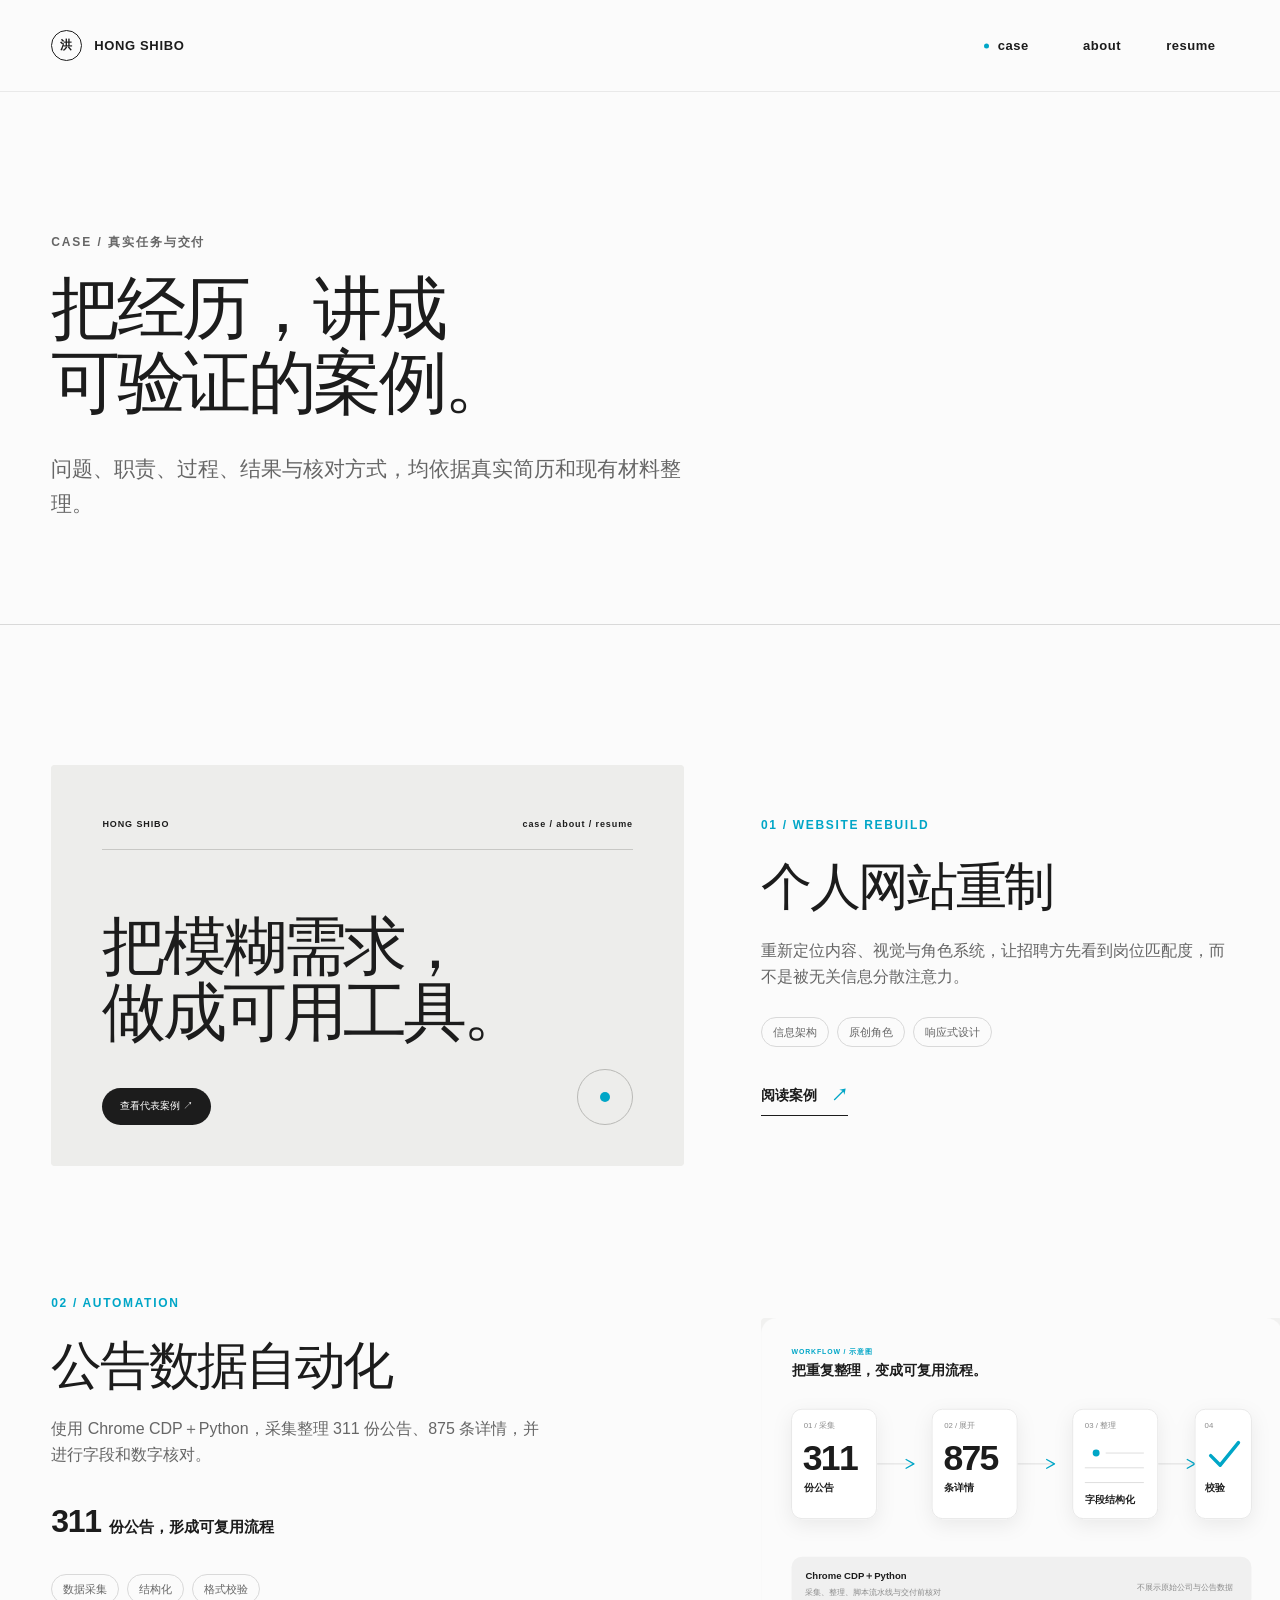
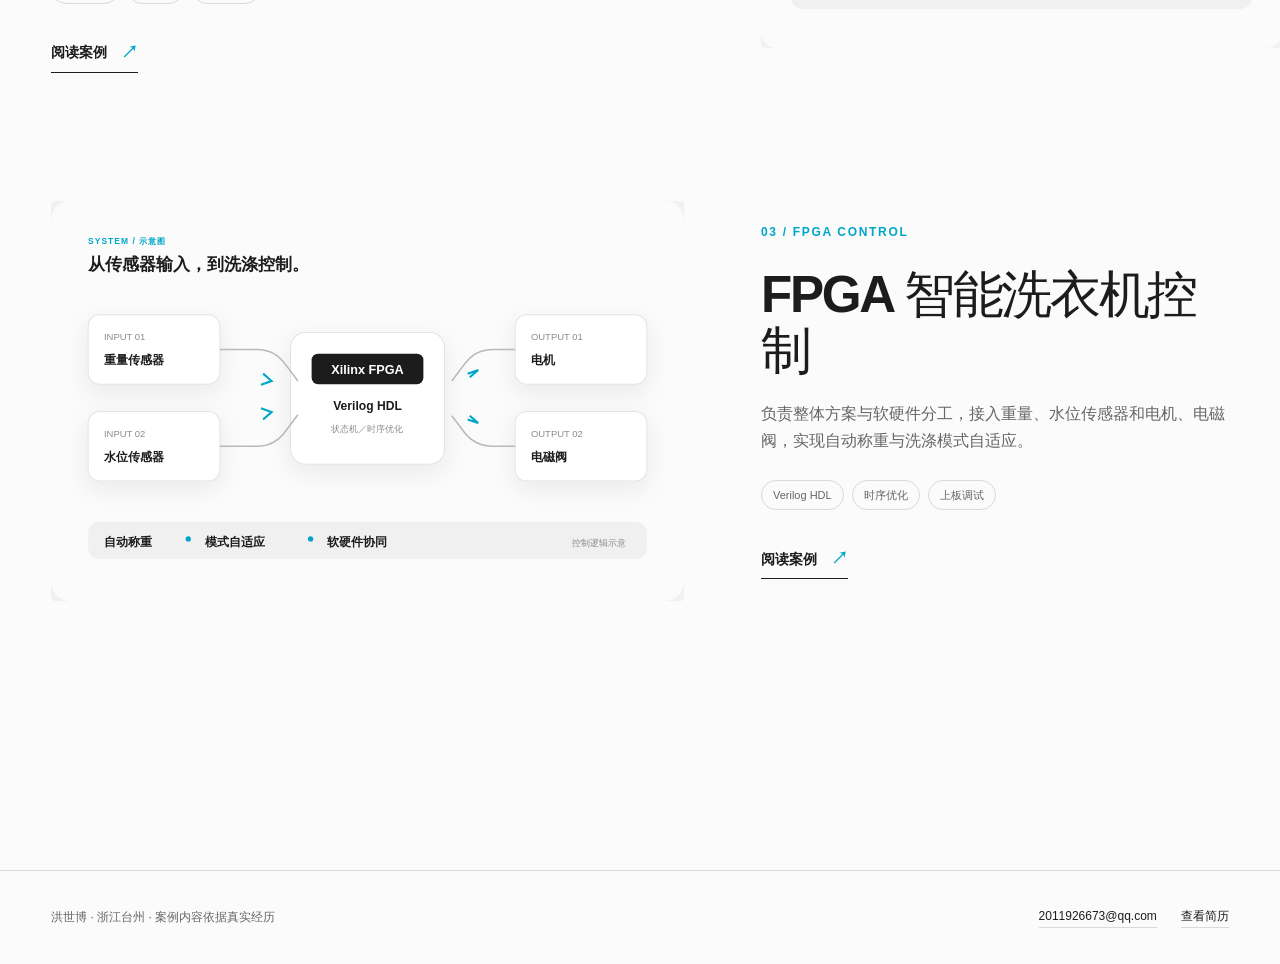
<file: case.html>
<!doctype html>
<html lang="zh-CN">
<head>
  <meta charset="utf-8">
  <meta name="viewport" content="width=device-width, initial-scale=1">
  <meta name="description" content="洪世博的代表案例：个人网站重制、公告数据自动化、FPGA 智能洗衣机控制。">
  <title>代表案例｜洪世博</title>
  <link rel="stylesheet" href="styles.css">
</head>
<body>
  <a class="skip-link" href="#main">跳到主要内容</a>
  <header class="site-header"><div class="shell header-inner">
    <a class="brand" href="index.html" aria-label="洪世博个人网站首页"><span class="brand-mark">洪</span><span>HONG SHIBO</span></a>
    <nav class="site-nav" aria-label="主要导航"><a href="case.html" aria-current="page">case</a><a href="about.html">about</a><a href="resume.html">resume</a></nav>
  </div></header>

  <main id="main">
    <section class="page-intro shell">
      <p class="eyebrow">CASE / 真实任务与交付</p>
      <h1 class="section-title">把经历，讲成<br>可验证的案例。</h1>
      <p class="lead">问题、职责、过程、结果与核对方式，均依据真实简历和现有材料整理。</p>
    </section>

    <section class="section section-line ink-zone" aria-label="三个代表案例">
      <div class="shell"><div class="case-grid">
        <article class="case-card">
          <a class="case-media" href="case-personal.html" aria-label="查看个人网站重制案例">
            <div class="website-mockup" aria-hidden="true"><div class="mockup-nav"><span>HONG SHIBO</span><span>case / about / resume</span></div><div class="mockup-title">把模糊需求，<br>做成可用工具。</div><div class="mockup-foot"><span class="mockup-button">查看代表案例 ↗</span><span class="mockup-shape"></span></div></div>
          </a>
          <div><span class="case-number">01 / WEBSITE REBUILD</span><h2 class="case-title">个人网站重制</h2><p class="case-summary">重新定位内容、视觉与角色系统，让招聘方先看到岗位匹配度，而不是被无关信息分散注意力。</p><ul class="tags"><li>信息架构</li><li>原创角色</li><li>响应式设计</li></ul><a class="text-link" href="case-personal.html">阅读案例</a></div>
        </article>

        <article class="case-card">
          <a class="case-media" href="case-automation.html"><img src="assets/images/automation-flow.svg" alt="公告数据自动化流程示意图" width="1200" height="760"></a>
          <div><span class="case-number">02 / AUTOMATION</span><h2 class="case-title">公告数据自动化</h2><p class="case-summary">使用 Chrome CDP＋Python，采集整理 311 份公告、875 条详情，并进行字段和数字核对。</p><p class="case-metric"><strong>311</strong>份公告，形成可复用流程</p><ul class="tags"><li>数据采集</li><li>结构化</li><li>格式校验</li></ul><a class="text-link" href="case-automation.html">阅读案例</a></div>
        </article>

        <article class="case-card">
          <a class="case-media" href="case-fpga.html"><img src="assets/images/fpga-system.svg" alt="FPGA 智能洗衣机控制系统示意图" width="1200" height="760"></a>
          <div><span class="case-number">03 / FPGA CONTROL</span><h2 class="case-title">FPGA 智能洗衣机控制</h2><p class="case-summary">负责整体方案与软硬件分工，接入重量、水位传感器和电机、电磁阀，实现自动称重与洗涤模式自适应。</p><ul class="tags"><li>Verilog HDL</li><li>时序优化</li><li>上板调试</li></ul><a class="text-link" href="case-fpga.html">阅读案例</a></div>
        </article>
      </div></div>
    </section>
  </main>

  <footer class="site-footer"><div class="shell footer-inner"><p>洪世博 · 浙江台州 · 案例内容依据真实经历</p><div class="footer-links"><a href="mailto:2011926673@qq.com">2011926673@qq.com</a><a href="resume.html">查看简历</a></div></div></footer>
  <script src="preview.js"></script>
</body>
</html>
</file>
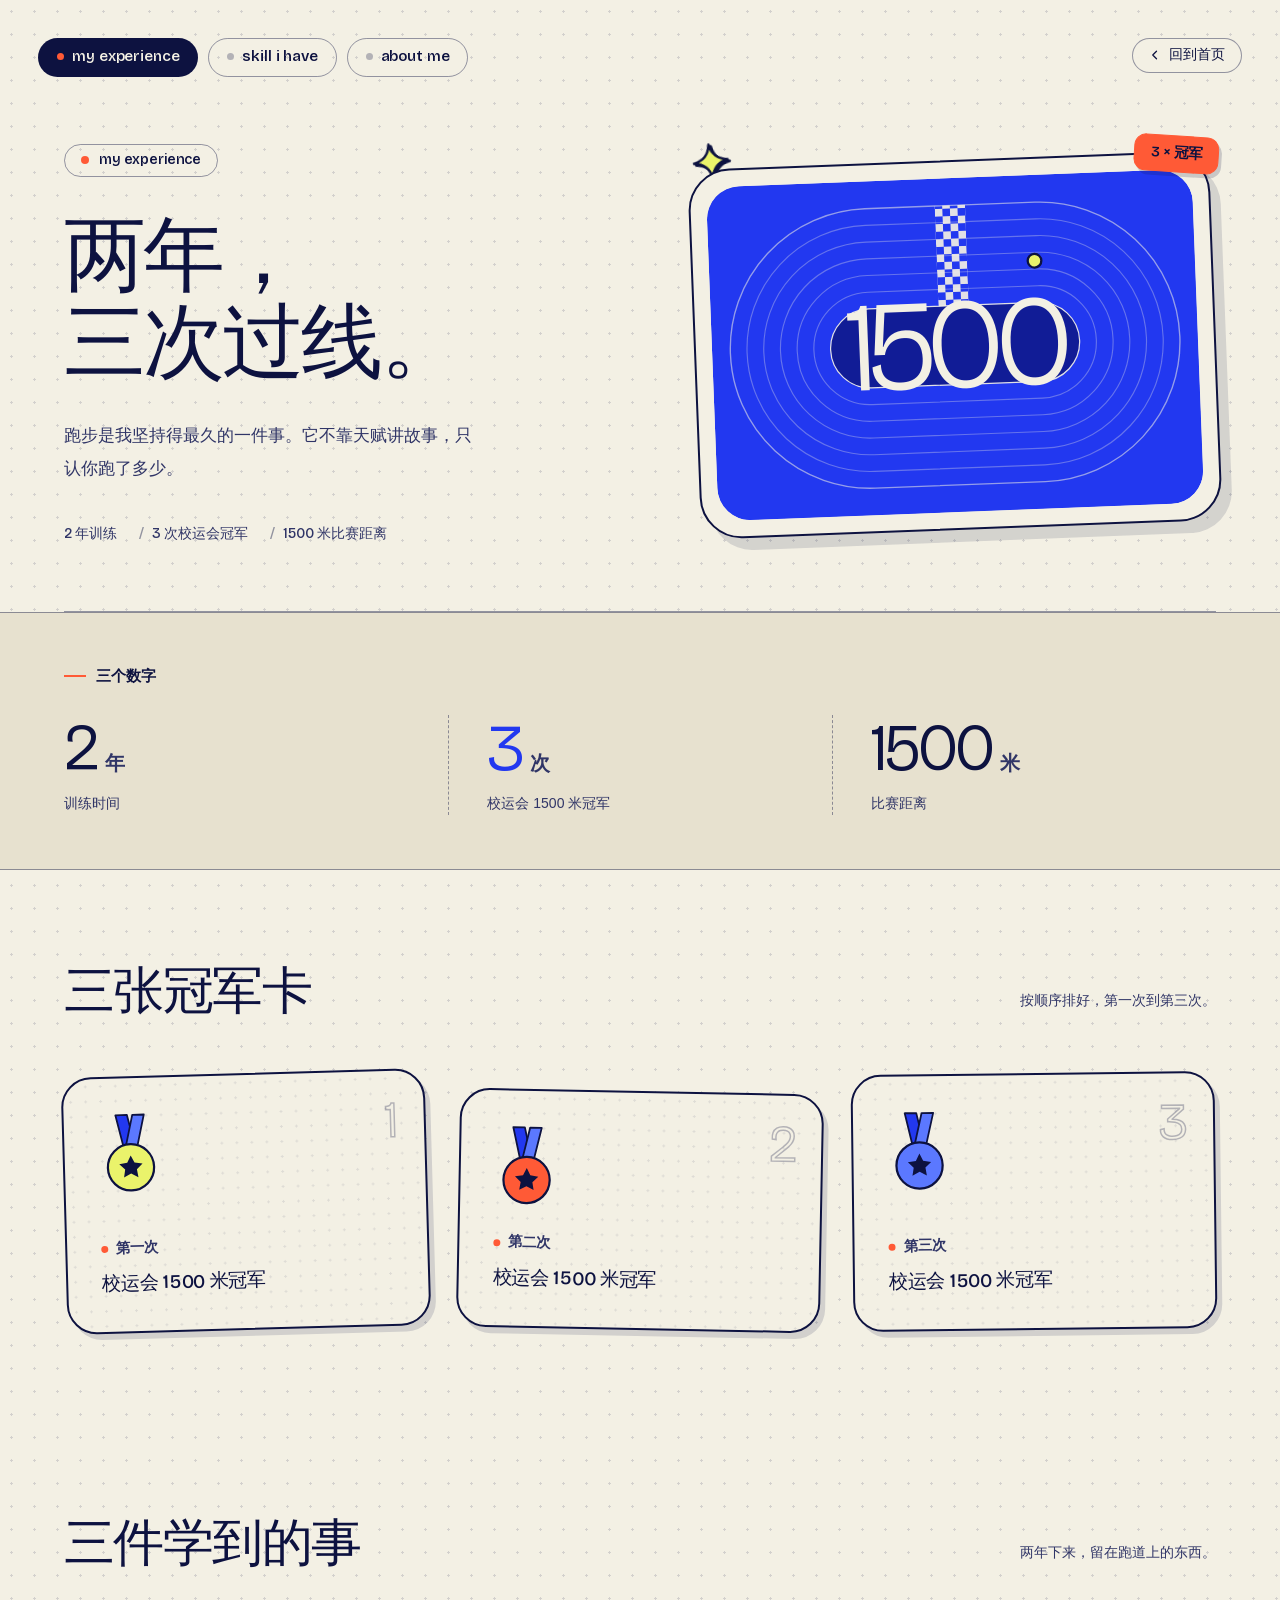
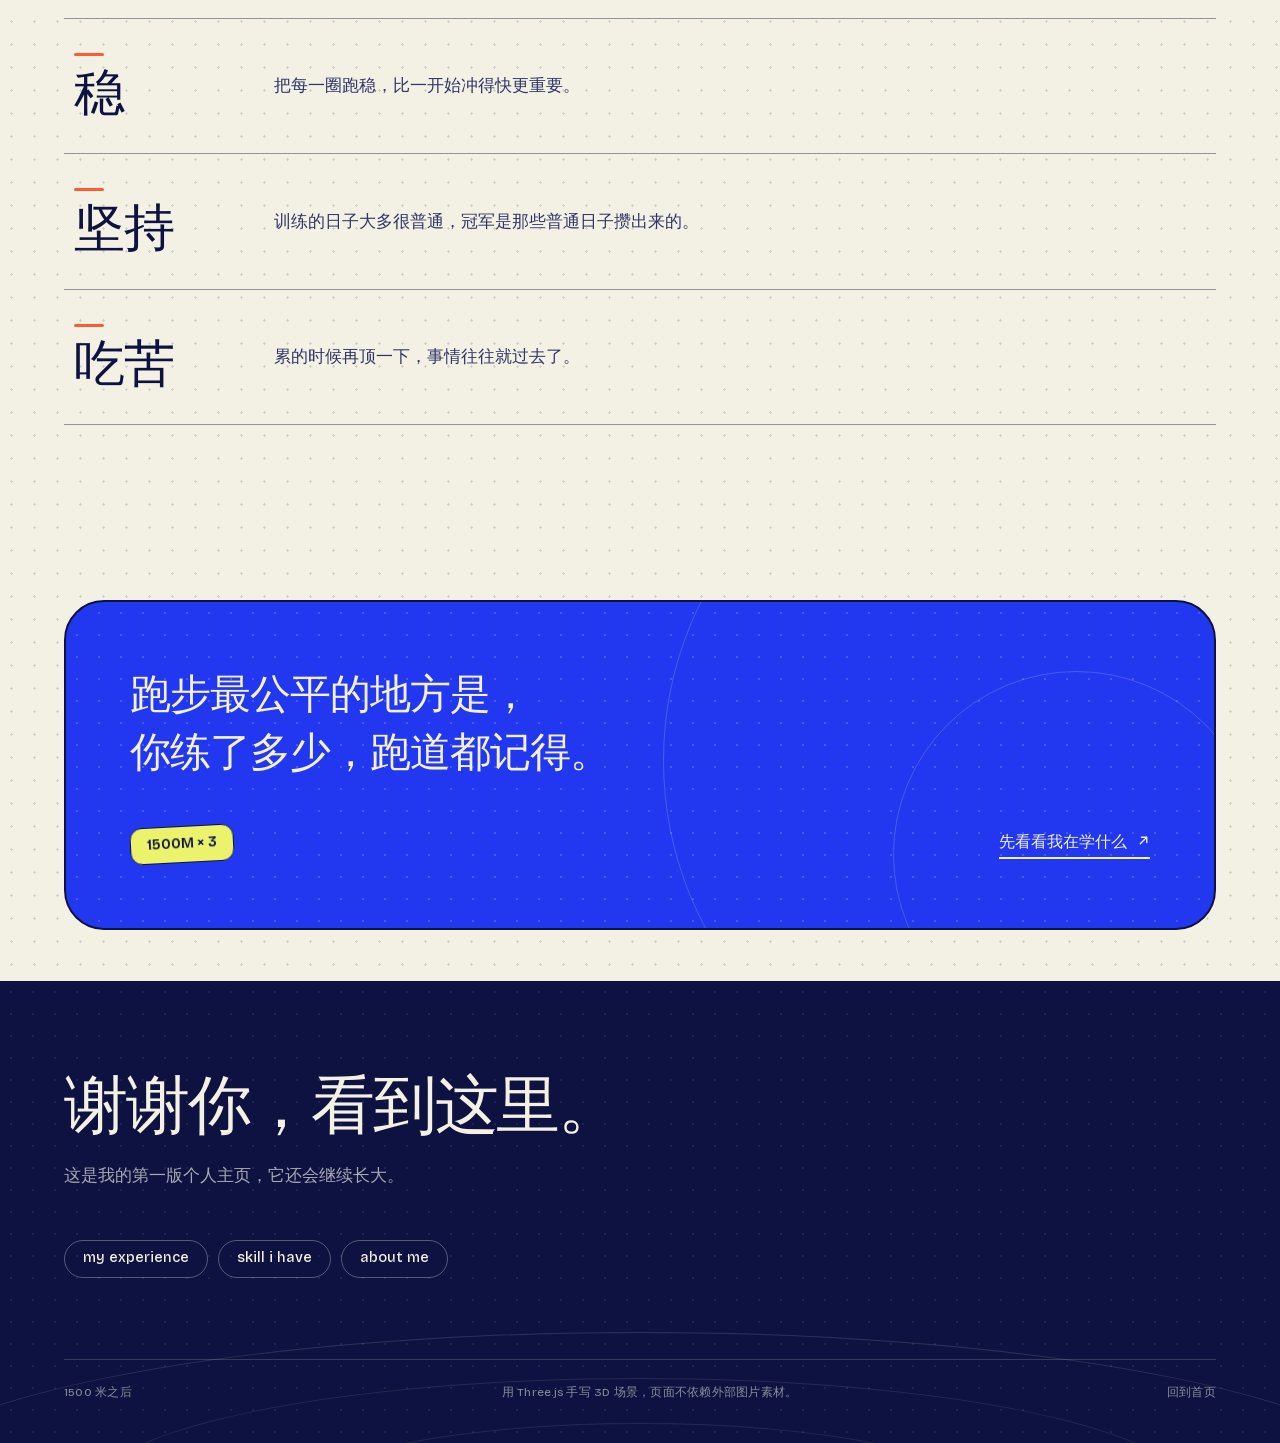
<file: experience.html>
<!DOCTYPE html>
<html lang="zh-CN">
<head>
  <meta charset="utf-8" />
  <meta name="viewport" content="width=device-width, initial-scale=1" />
  <title>my experience · 1500 米之后</title>
  <meta name="description" content="练过两年体育，拿过三次校运会 1500 米冠军。跑步教给我的，是稳、坚持和能吃苦。" />
  <meta name="theme-color" content="#2238f0" />
  <link rel="icon" href="assets/favicon.svg" type="image/svg+xml" />
  <link rel="stylesheet" href="assets/css/base.css" />
  <link rel="stylesheet" href="assets/css/pages.css" />
  <script src="assets/js/pages.js" defer></script>
</head>
<body class="page page--experience">
  <a class="skip-link" href="#main">跳到主要内容</a>

  <nav class="site-nav site-nav--on-cream" aria-label="子页面导航">
    <a href="experience.html" aria-current="true">my experience</a>
    <a href="skills.html">skill i have</a>
    <a href="about.html">about me</a>
  </nav>

  <a class="home-link" href="index.html">
    <svg viewBox="0 0 16 16" aria-hidden="true" focusable="false"><path d="M10 3 5 8l5 5" fill="none" stroke="currentColor" stroke-width="1.7" stroke-linecap="round" stroke-linejoin="round" /></svg>
    回到首页
  </a>

  <main id="main" tabindex="-1">
    <div class="page-shell">
      <header class="page-hero hero">
        <div class="hero__copy">
          <span class="pill-label">my experience</span>
          <h1 class="display">两年，<br />三次过线。</h1>
          <p class="lede">跑步是我坚持得最久的一件事。它不靠天赋讲故事，只认你跑了多少。</p>
          <div class="page-meta">
            <span>2 年训练</span>
            <span>3 次校运会冠军</span>
            <span>1500 米比赛距离</span>
          </div>
        </div>

        <div class="hero__visual">
          <svg class="exp-hero__star" viewBox="0 0 24 24" aria-hidden="true" focusable="false">
            <path d="M12 2.4c.9 5.3 3.5 7.9 8.8 8.8-5.3.9-7.9 3.5-8.8 8.8-.9-5.3-3.5-7.9-8.8-8.8 5.3-.9 7.9-3.5 8.8-8.8Z" fill="currentColor" stroke="#0d1240" stroke-width="1.4" stroke-linejoin="round" />
          </svg>

          <div class="track-stage" aria-hidden="true">
            <svg class="track" viewBox="0 0 640 440" role="presentation" focusable="false">
              <defs>
                <pattern id="finish-checks" width="20" height="20" patternUnits="userSpaceOnUse">
                  <rect x="0" y="0" width="10" height="10" fill="#f3f0e4" />
                  <rect x="10" y="10" width="10" height="10" fill="#f3f0e4" />
                </pattern>
              </defs>
              <rect class="track__card" x="0" y="0" width="640" height="440" rx="44" />
              <rect class="track__lane track__lane--outer" x="24" y="36" width="592" height="368" rx="184" />
              <rect class="track__lane" x="46" y="58" width="548" height="324" rx="162" />
              <rect class="track__lane" x="68" y="80" width="504" height="280" rx="140" />
              <rect class="track__lane" x="90" y="102" width="460" height="236" rx="118" />
              <rect class="track__lane" x="112" y="124" width="416" height="192" rx="96" />
              <rect class="track__lane" x="134" y="146" width="372" height="148" rx="74" />
              <rect class="track__field" x="156" y="168" width="328" height="104" rx="52" />
              <rect class="track__finish" x="300" y="36" width="40" height="132" fill="url(#finish-checks)" />
              <path id="runner-lane" d="M320 113 L432 113 A107 107 0 0 1 539 220 A107 107 0 0 1 432 327 L208 327 A107 107 0 0 1 101 220 A107 107 0 0 1 208 113 Z" fill="none" />
              <circle class="track-runner" r="9">
                <animateMotion dur="17s" repeatCount="indefinite" rotate="auto">
                  <mpath href="#runner-lane" />
                </animateMotion>
              </circle>
            </svg>
            <span class="track-stage__num font-display">1500</span>
            <span class="sticker sticker--orange track-sticker">3 × 冠军</span>
          </div>
        </div>
      </header>
    </div>

    <section class="band band--stats" aria-labelledby="stats-title">
      <div class="page-shell">
        <h2 class="band-title" id="stats-title">三个数字</h2>
        <div class="stats" data-rise>
          <div class="stat">
            <p class="stat__value">2<span class="stat__unit">年</span></p>
            <p class="stat__label">训练时间</p>
          </div>
          <div class="stat">
            <p class="stat__value">3<span class="stat__unit">次</span></p>
            <p class="stat__label">校运会 1500 米冠军</p>
          </div>
          <div class="stat">
            <p class="stat__value">1500<span class="stat__unit">米</span></p>
            <p class="stat__label">比赛距离</p>
          </div>
        </div>
      </div>
    </section>

    <section class="section" aria-labelledby="champs-title">
      <div class="page-shell">
        <div class="section-head">
          <h2 class="h2" id="champs-title">三张冠军卡</h2>
          <p class="section-head__note">按顺序排好，第一次到第三次。</p>
        </div>

        <div class="champs" data-rise>
          <article class="champ">
            <svg class="medal" viewBox="0 0 72 96" aria-hidden="true" focusable="false">
              <path class="medal__strap" d="M20 3h13l9 39H29z" />
              <path class="medal__strap medal__strap--b" d="M52 3H39l-9 39h13z" />
              <circle class="medal__disc" cx="36" cy="62" r="26" />
              <path class="medal__star" d="m36 48.6 4.1 8.2 9 1.3-6.5 6.3 1.5 8.9-8.1-4.2-8.1 4.2 1.5-8.9-6.5-6.3 9-1.3z" />
            </svg>
            <span class="champ__num" aria-hidden="true">1</span>
            <div class="champ__body">
              <p class="champ__order">第一次</p>
              <h3 class="h3 champ__title">校运会 1500 米冠军</h3>
            </div>
          </article>

          <article class="champ">
            <svg class="medal" viewBox="0 0 72 96" aria-hidden="true" focusable="false">
              <path class="medal__strap" d="M20 3h13l9 39H29z" />
              <path class="medal__strap medal__strap--b" d="M52 3H39l-9 39h13z" />
              <circle class="medal__disc" cx="36" cy="62" r="26" />
              <path class="medal__star" d="m36 48.6 4.1 8.2 9 1.3-6.5 6.3 1.5 8.9-8.1-4.2-8.1 4.2 1.5-8.9-6.5-6.3 9-1.3z" />
            </svg>
            <span class="champ__num" aria-hidden="true">2</span>
            <div class="champ__body">
              <p class="champ__order">第二次</p>
              <h3 class="h3 champ__title">校运会 1500 米冠军</h3>
            </div>
          </article>

          <article class="champ">
            <svg class="medal" viewBox="0 0 72 96" aria-hidden="true" focusable="false">
              <path class="medal__strap" d="M20 3h13l9 39H29z" />
              <path class="medal__strap medal__strap--b" d="M52 3H39l-9 39h13z" />
              <circle class="medal__disc" cx="36" cy="62" r="26" />
              <path class="medal__star" d="m36 48.6 4.1 8.2 9 1.3-6.5 6.3 1.5 8.9-8.1-4.2-8.1 4.2 1.5-8.9-6.5-6.3 9-1.3z" />
            </svg>
            <span class="champ__num" aria-hidden="true">3</span>
            <div class="champ__body">
              <p class="champ__order">第三次</p>
              <h3 class="h3 champ__title">校运会 1500 米冠军</h3>
            </div>
          </article>
        </div>
      </div>
    </section>

    <section class="section" aria-labelledby="lessons-title">
      <div class="page-shell">
        <div class="section-head">
          <h2 class="h2" id="lessons-title">三件学到的事</h2>
          <p class="section-head__note">两年下来，留在跑道上的东西。</p>
        </div>

        <div class="lessons" data-rise>
          <article class="lesson">
            <h3 class="lesson__title">稳</h3>
            <p class="lesson__text">把每一圈跑稳，比一开始冲得快更重要。</p>
          </article>
          <article class="lesson">
            <h3 class="lesson__title">坚持</h3>
            <p class="lesson__text">训练的日子大多很普通，冠军是那些普通日子攒出来的。</p>
          </article>
          <article class="lesson">
            <h3 class="lesson__title">吃苦</h3>
            <p class="lesson__text">累的时候再顶一下，事情往往就过去了。</p>
          </article>
        </div>
      </div>
    </section>

    <section class="section section--closing" aria-label="结尾">
      <div class="page-shell">
        <div class="closing" data-rise>
          <blockquote class="closing__quote">
            <p>跑步最公平的地方是，<br />你练了多少，跑道都记得。</p>
          </blockquote>
          <div class="closing__foot">
            <span class="sticker closing__sticker">1500M × 3</span>
            <a class="text-link" href="skills.html">
              先看看我在学什么
              <svg viewBox="0 0 16 16" aria-hidden="true" focusable="false"><path d="M4 12 12 4M5.5 4H12v6.5" fill="none" stroke="currentColor" stroke-width="1.7" stroke-linecap="round" stroke-linejoin="round" /></svg>
            </a>
          </div>
        </div>
      </div>
    </section>
  </main>

  <footer class="site-footer">
    <div class="footer-track" aria-hidden="true"></div>
    <div class="page-shell">
      <h2 class="site-footer__title">谢谢你，看到这里。</h2>
      <p class="site-footer__sub">这是我的第一版个人主页，它还会继续长大。</p>
      <nav class="site-footer__nav" aria-label="页脚导航">
        <a href="experience.html">my experience</a>
        <a href="skills.html">skill i have</a>
        <a href="about.html">about me</a>
      </nav>
      <div class="site-footer__bottom">
        <span>1500 米之后</span>
        <span>用 Three.js 手写 3D 场景，页面不依赖外部图片素材。</span>
        <a href="index.html">回到首页</a>
      </div>
    </div>
  </footer>
</body>
</html>
</file>
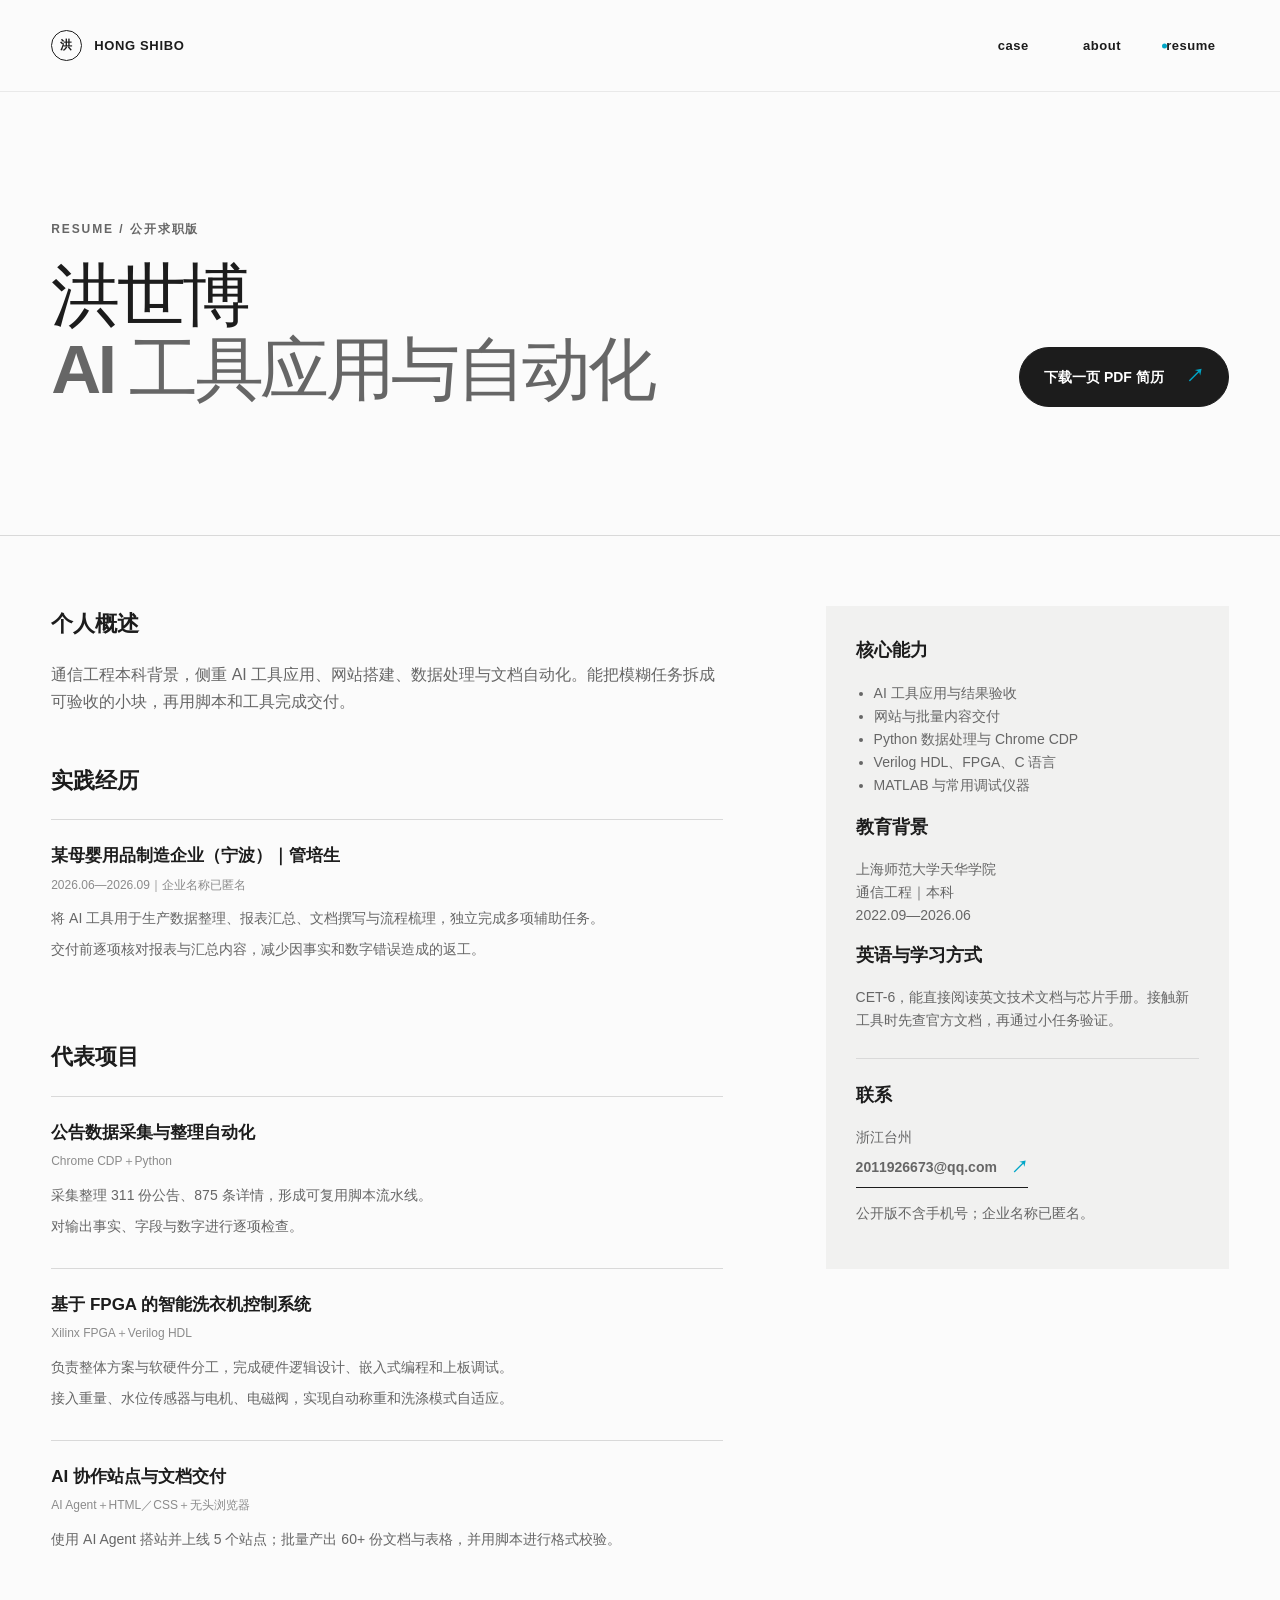
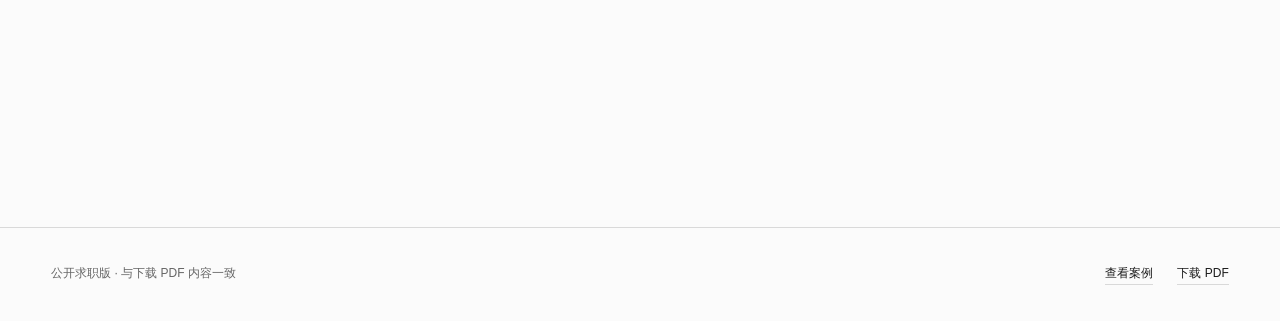
<file: resume.html>
<!doctype html>
<html lang="zh-CN">
<head>
  <meta charset="utf-8"><meta name="viewport" content="width=device-width, initial-scale=1">
  <meta name="description" content="洪世博公开求职简历：AI 工具应用、初级自动化、技术支持，浙江台州。">
  <title>公开简历｜洪世博</title><link rel="stylesheet" href="styles.css">
</head>
<body>
  <a class="skip-link" href="#main">跳到主要内容</a>
  <header class="site-header"><div class="shell header-inner"><a class="brand" href="index.html"><span class="brand-mark">洪</span><span>HONG SHIBO</span></a><nav class="site-nav" aria-label="主要导航"><a href="case.html">case</a><a href="about.html">about</a><a href="resume.html" aria-current="page">resume</a></nav></div></header>
  <main id="main">
    <section class="resume-head shell">
      <div><p class="eyebrow">RESUME / 公开求职版</p><h1 class="section-title">洪世博<br><span class="muted">AI 工具应用与自动化</span></h1></div>
      <div class="resume-actions"><a class="button" href="assets/resume/hong-shibo-public-resume.pdf" download="洪世博-公开求职简历.pdf">下载一页 PDF 简历</a></div>
    </section>

    <section class="shell resume-layout">
      <div>
        <div class="resume-section"><h2>个人概述</h2><p>通信工程本科背景，侧重 AI 工具应用、网站搭建、数据处理与文档自动化。能把模糊任务拆成可验收的小块，再用脚本和工具完成交付。</p></div>
        <div class="resume-section"><h2>实践经历</h2><div class="resume-item"><h3>某母婴用品制造企业（宁波）｜管培生</h3><p class="meta">2026.06—2026.09｜企业名称已匿名</p><p>将 AI 工具用于生产数据整理、报表汇总、文档撰写与流程梳理，独立完成多项辅助任务。</p><p>交付前逐项核对报表与汇总内容，减少因事实和数字错误造成的返工。</p></div></div>
        <div class="resume-section"><h2>代表项目</h2>
          <div class="resume-item"><h3>公告数据采集与整理自动化</h3><p class="meta">Chrome CDP＋Python</p><p>采集整理 311 份公告、875 条详情，形成可复用脚本流水线。</p><p>对输出事实、字段与数字进行逐项检查。</p></div>
          <div class="resume-item"><h3>基于 FPGA 的智能洗衣机控制系统</h3><p class="meta">Xilinx FPGA＋Verilog HDL</p><p>负责整体方案与软硬件分工，完成硬件逻辑设计、嵌入式编程和上板调试。</p><p>接入重量、水位传感器与电机、电磁阀，实现自动称重和洗涤模式自适应。</p></div>
          <div class="resume-item"><h3>AI 协作站点与文档交付</h3><p class="meta">AI Agent＋HTML／CSS＋无头浏览器</p><p>使用 AI Agent 搭站并上线 5 个站点；批量产出 60+ 份文档与表格，并用脚本进行格式校验。</p></div>
        </div>
      </div>

      <aside class="resume-aside" aria-label="能力与联系方式">
        <h2>核心能力</h2><ul><li>AI 工具应用与结果验收</li><li>网站与批量内容交付</li><li>Python 数据处理与 Chrome CDP</li><li>Verilog HDL、FPGA、C 语言</li><li>MATLAB 与常用调试仪器</li></ul>
        <h2>教育背景</h2><p>上海师范大学天华学院<br>通信工程｜本科<br>2022.09—2026.06</p>
        <h2>英语与学习方式</h2><p>CET-6，能直接阅读英文技术文档与芯片手册。接触新工具时先查官方文档，再通过小任务验证。</p>
        <div class="contact-line"><h2>联系</h2><p>浙江台州<br><a class="text-link" href="mailto:2011926673@qq.com">2011926673@qq.com</a></p><p class="small">公开版不含手机号；企业名称已匿名。</p></div>
      </aside>
    </section>
  </main>
  <footer class="site-footer"><div class="shell footer-inner"><p>公开求职版 · 与下载 PDF 内容一致</p><div class="footer-links"><a href="case.html">查看案例</a><a href="assets/resume/hong-shibo-public-resume.pdf" download="洪世博-公开求职简历.pdf">下载 PDF</a></div></div></footer>
  <script src="preview.js"></script>
</body>
</html>
</file>
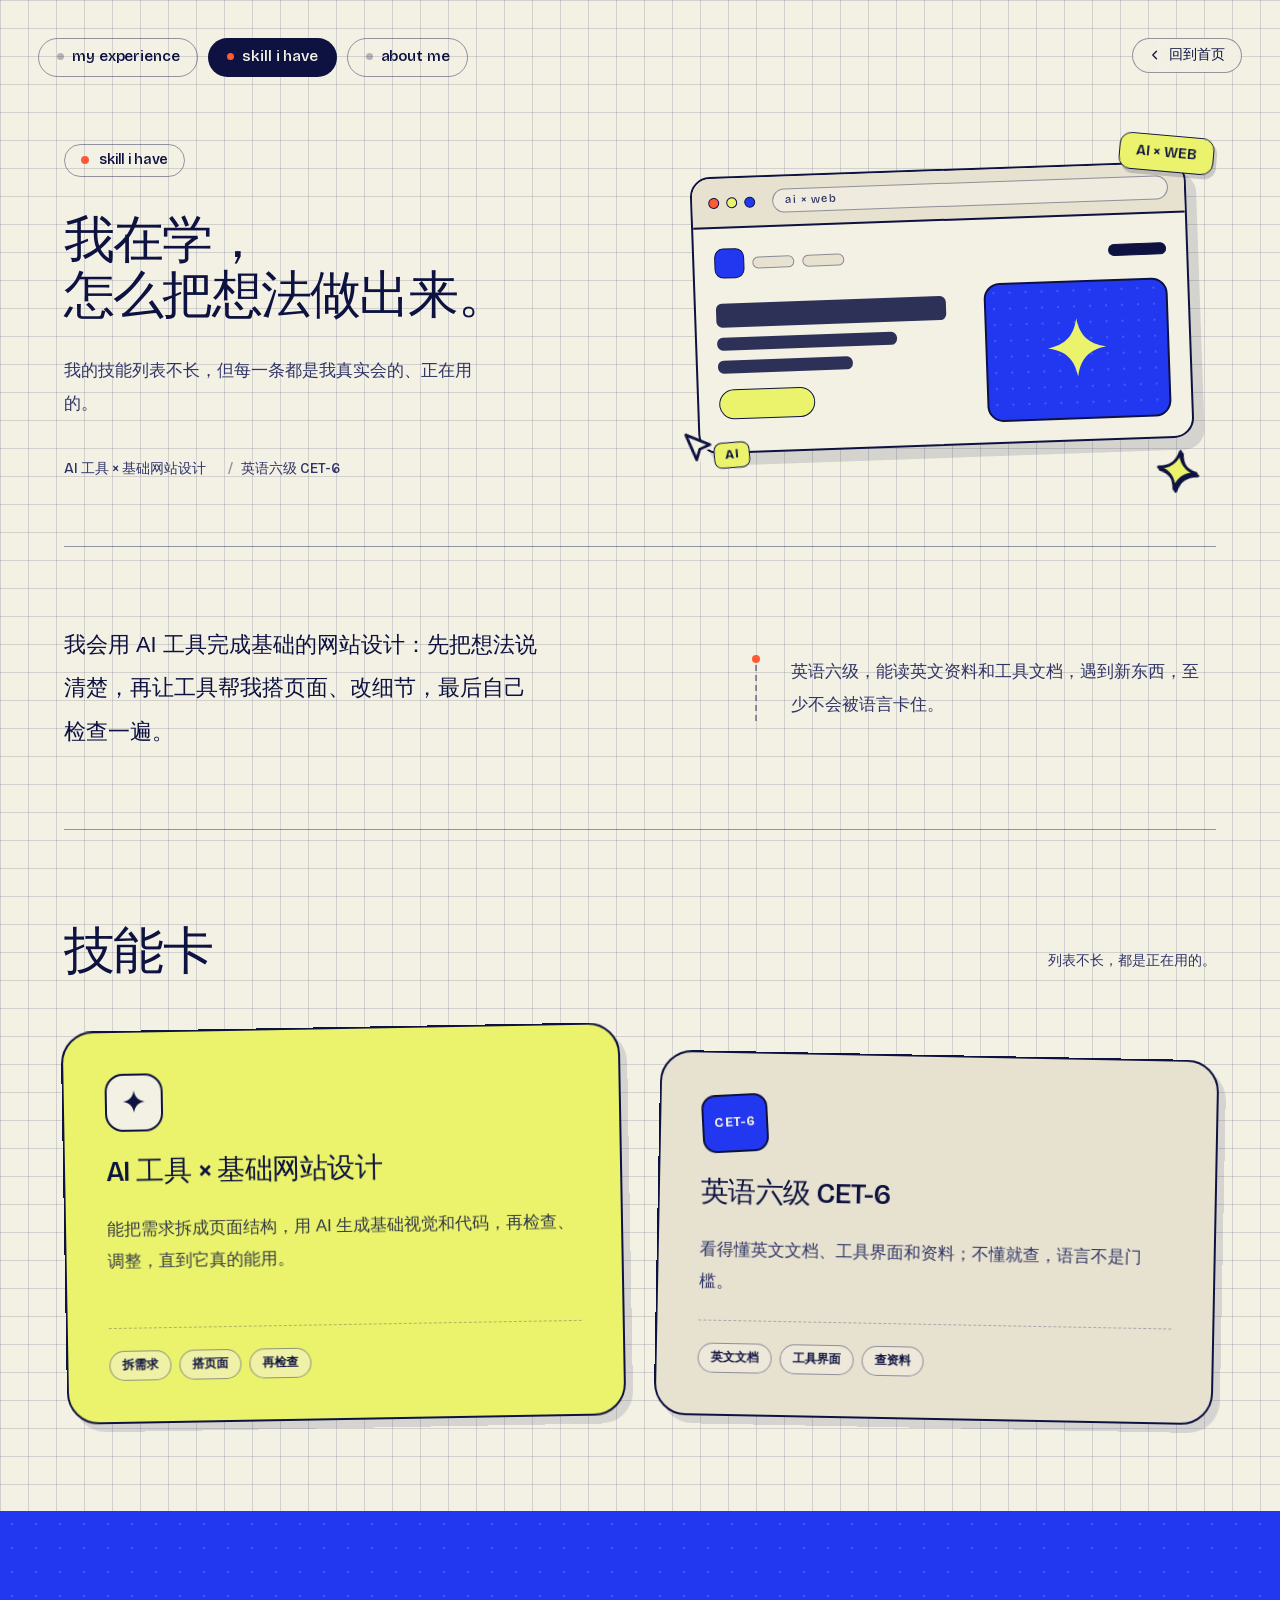
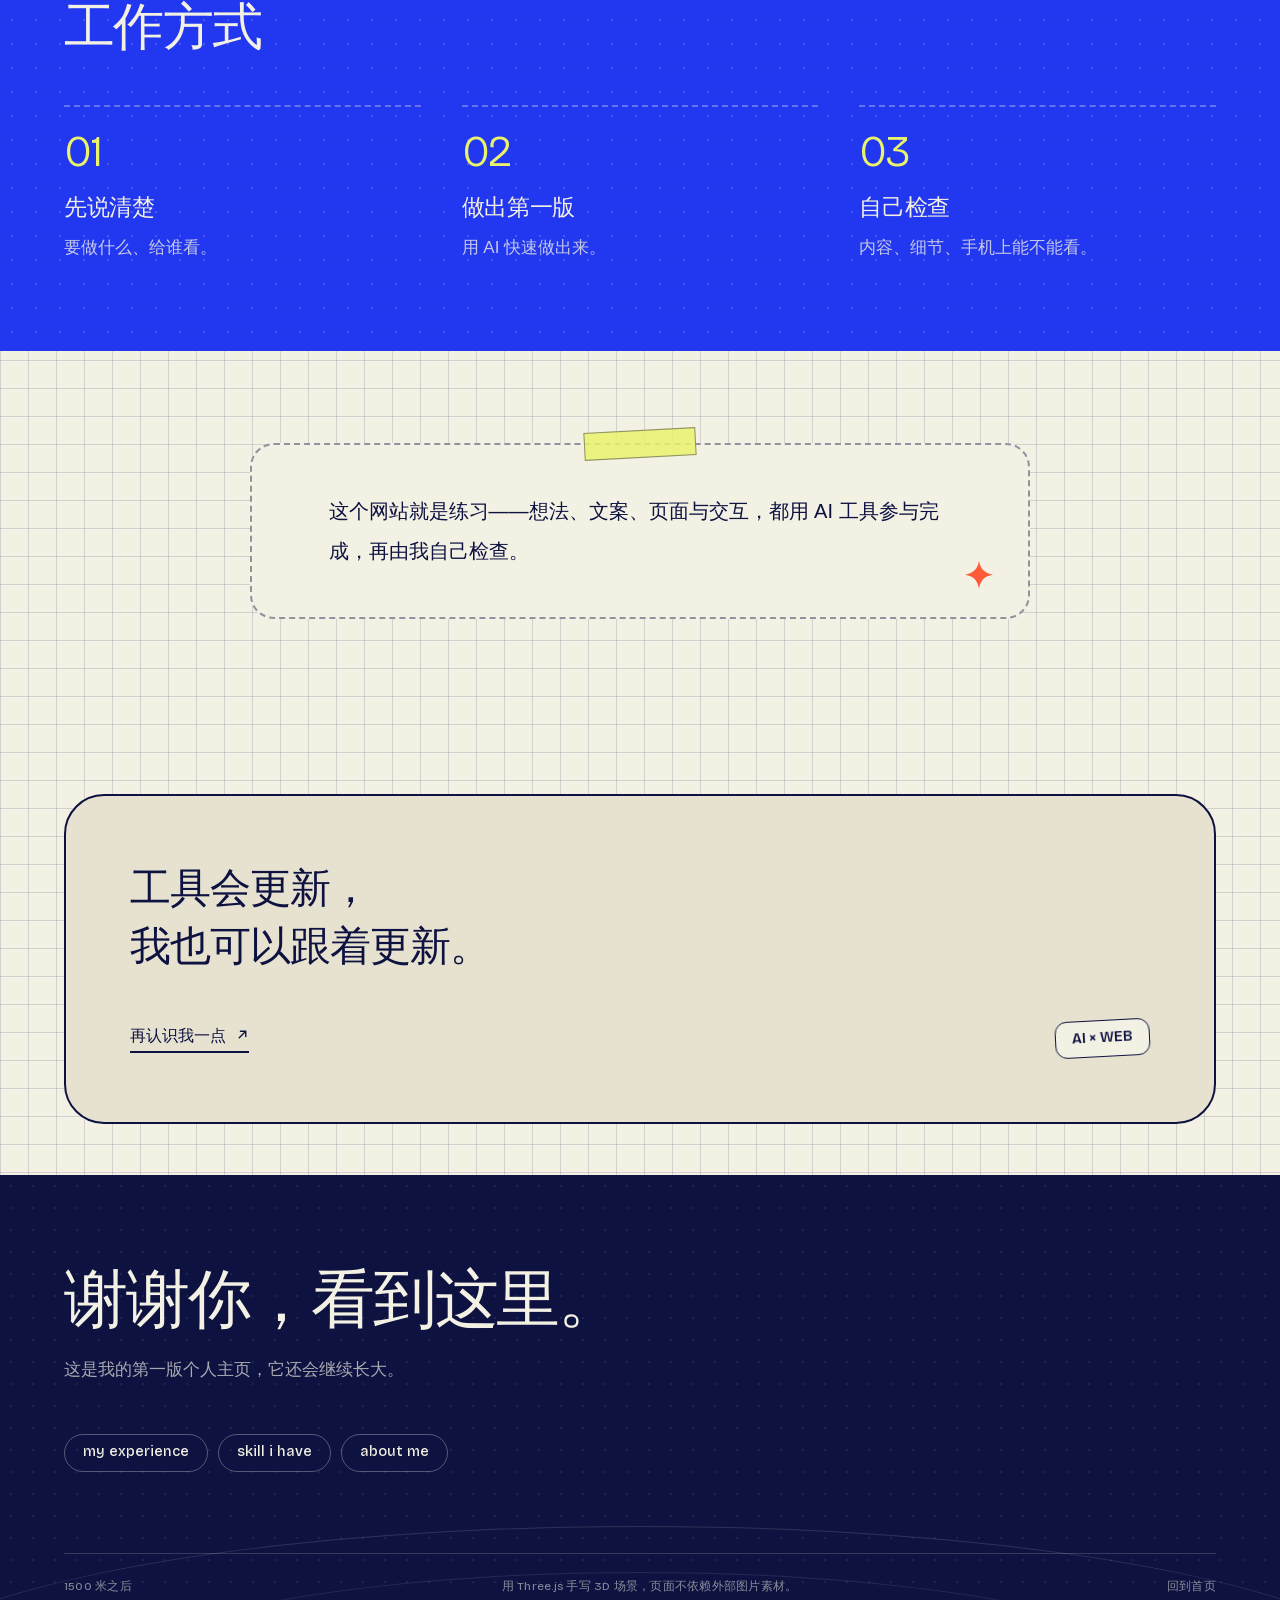
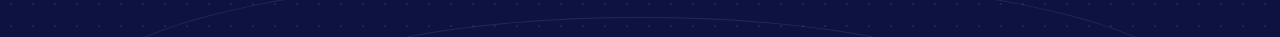
<file: skills.html>
<!DOCTYPE html>
<html lang="zh-CN">
<head>
  <meta charset="utf-8" />
  <meta name="viewport" content="width=device-width, initial-scale=1" />
  <title>skill i have · 1500 米之后</title>
  <meta name="description" content="用 AI 工具完成基础的网站设计，英语六级 CET-6。技能列表不长，但每一条都在用。" />
  <meta name="theme-color" content="#2238f0" />
  <link rel="icon" href="assets/favicon.svg" type="image/svg+xml" />
  <link rel="stylesheet" href="assets/css/base.css" />
  <link rel="stylesheet" href="assets/css/pages.css" />
  <script src="assets/js/pages.js" defer></script>
</head>
<body class="page page--skills">
  <a class="skip-link" href="#main">跳到主要内容</a>

  <nav class="site-nav site-nav--on-cream" aria-label="子页面导航">
    <a href="experience.html">my experience</a>
    <a href="skills.html" aria-current="true">skill i have</a>
    <a href="about.html">about me</a>
  </nav>

  <a class="home-link" href="index.html">
    <svg viewBox="0 0 16 16" aria-hidden="true" focusable="false"><path d="M10 3 5 8l5 5" fill="none" stroke="currentColor" stroke-width="1.7" stroke-linecap="round" stroke-linejoin="round" /></svg>
    回到首页
  </a>

  <main id="main" tabindex="-1">
    <div class="page-shell">
      <header class="page-hero hero">
        <div class="hero__copy">
          <span class="pill-label">skill i have</span>
          <h1 class="display">我在学，<br />怎么把想法做出来。</h1>
          <p class="lede">我的技能列表不长，但每一条都是我真实会的、正在用的。</p>
          <div class="page-meta">
            <span>AI 工具 × 基础网站设计</span>
            <span>英语六级 CET-6</span>
          </div>
        </div>

        <div class="hero__visual">
          <div class="browser-wrap" aria-hidden="true">
            <span class="sticker hero-skill-sticker">AI × WEB</span>

            <div class="browser">
              <div class="browser__bar">
                <span class="browser__dot browser__dot--orange"></span>
                <span class="browser__dot browser__dot--lemon"></span>
                <span class="browser__dot browser__dot--blue"></span>
                <span class="browser__url">ai × web</span>
              </div>
              <div class="browser__body">
                <div class="wire">
                  <div class="wire__nav">
                    <span class="wire__brand"></span>
                    <span class="wire__pill"></span>
                    <span class="wire__pill"></span>
                    <span class="wire__pill wire__pill--wide"></span>
                  </div>
                  <div class="wire__hero">
                    <div class="wire__lines">
                      <span class="wire__line wire__line--xl"></span>
                      <span class="wire__line wire__line--md"></span>
                      <span class="wire__line wire__line--sm"></span>
                      <span class="wire__cta"></span>
                    </div>
                    <div class="wire__media">
                      <svg class="wire__spark" viewBox="0 0 24 24" aria-hidden="true" focusable="false">
                        <path d="M12 2.4c.9 5.3 3.5 7.9 8.8 8.8-5.3.9-7.9 3.5-8.8 8.8-.9-5.3-3.5-7.9-8.8-8.8 5.3-.9 7.9-3.5 8.8-8.8Z" fill="currentColor" />
                      </svg>
                    </div>
                  </div>
                </div>
              </div>
            </div>

            <div class="ai-cursor">
              <svg class="ai-cursor__arrow" viewBox="0 0 24 24" aria-hidden="true" focusable="false">
                <path d="M4 3.2 20 12 12.6 14.3 9.5 21.5 4 3.2Z" fill="#f3f0e4" stroke="currentColor" stroke-width="2" stroke-linejoin="round" />
              </svg>
              <span class="ai-cursor__tag">AI</span>
            </div>

            <svg class="skill-hero__star" viewBox="0 0 24 24" aria-hidden="true" focusable="false">
              <path d="M12 2.4c.9 5.3 3.5 7.9 8.8 8.8-5.3.9-7.9 3.5-8.8 8.8-.9-5.3-3.5-7.9-8.8-8.8 5.3-.9 7.9-3.5 8.8-8.8Z" fill="currentColor" stroke="#0d1240" stroke-width="1.4" stroke-linejoin="round" />
            </svg>
          </div>
        </div>
      </header>
    </div>

    <div class="page-shell">
      <div class="intro">
        <p class="intro__lead">我会用 AI 工具完成基础的网站设计：先把想法说清楚，再让工具帮我搭页面、改细节，最后自己检查一遍。</p>
        <p class="intro__aside">英语六级，能读英文资料和工具文档，遇到新东西，至少不会被语言卡住。</p>
      </div>
    </div>

    <section class="section" aria-labelledby="skills-title">
      <div class="page-shell">
        <div class="section-head">
          <h2 class="h2" id="skills-title">技能卡</h2>
          <p class="section-head__note">列表不长，都是正在用的。</p>
        </div>

        <div class="tool-grid" data-rise>
          <article class="tool-card tool-card--ai" data-tilt>
            <span class="tool-card__badge" aria-hidden="true">
              <svg viewBox="0 0 24 24" focusable="false">
                <path d="M12 2.4c.9 5.3 3.5 7.9 8.8 8.8-5.3.9-7.9 3.5-8.8 8.8-.9-5.3-3.5-7.9-8.8-8.8 5.3-.9 7.9-3.5 8.8-8.8Z" fill="currentColor" />
              </svg>
            </span>
            <h3 class="tool-card__title">AI 工具 × 基础网站设计</h3>
            <p class="tool-card__text">能把需求拆成页面结构，用 AI 生成基础视觉和代码，再检查、调整，直到它真的能用。</p>
            <div class="tool-card__meta">
              <span>拆需求</span>
              <span>搭页面</span>
              <span>再检查</span>
            </div>
          </article>

          <article class="tool-card tool-card--cet" data-tilt>
            <span class="tool-card__badge" aria-hidden="true">CET-6</span>
            <h3 class="tool-card__title">英语六级 CET-6</h3>
            <p class="tool-card__text">看得懂英文文档、工具界面和资料；不懂就查，语言不是门槛。</p>
            <div class="tool-card__meta">
              <span>英文文档</span>
              <span>工具界面</span>
              <span>查资料</span>
            </div>
          </article>
        </div>
      </div>
    </section>

    <section class="band band--process" aria-labelledby="process-title">
      <div class="page-shell">
        <div class="section-head">
          <h2 class="h2" id="process-title">工作方式</h2>
        </div>

        <ol class="steps" data-rise>
          <li class="step">
            <span class="step__num">01</span>
            <h3 class="step__title">先说清楚</h3>
            <p class="step__text">要做什么、给谁看。</p>
          </li>
          <li class="step">
            <span class="step__num">02</span>
            <h3 class="step__title">做出第一版</h3>
            <p class="step__text">用 AI 快速做出来。</p>
          </li>
          <li class="step">
            <span class="step__num">03</span>
            <h3 class="step__title">自己检查</h3>
            <p class="step__text">内容、细节、手机上能不能看。</p>
          </li>
        </ol>
      </div>
    </section>

    <section class="section" aria-label="关于这个网站">
      <div class="page-shell">
        <div class="practice-note" data-rise>
          <span class="practice-note__tape" aria-hidden="true"></span>
          <p>这个网站就是练习——想法、文案、页面与交互，都用 AI 工具参与完成，再由我自己检查。</p>
          <svg class="practice-note__star" viewBox="0 0 24 24" aria-hidden="true" focusable="false">
            <path d="M12 2.4c.9 5.3 3.5 7.9 8.8 8.8-5.3.9-7.9 3.5-8.8 8.8-.9-5.3-3.5-7.9-8.8-8.8 5.3-.9 7.9-3.5 8.8-8.8Z" fill="currentColor" />
          </svg>
        </div>
      </div>
    </section>

    <section class="section section--closing" aria-label="结尾">
      <div class="page-shell">
        <div class="closing closing--paper" data-rise>
          <blockquote class="closing__quote">
            <p>工具会更新，<br />我也可以跟着更新。</p>
          </blockquote>
          <div class="closing__foot">
            <a class="text-link" href="about.html">
              再认识我一点
              <svg viewBox="0 0 16 16" aria-hidden="true" focusable="false"><path d="M4 12 12 4M5.5 4H12v6.5" fill="none" stroke="currentColor" stroke-width="1.7" stroke-linecap="round" stroke-linejoin="round" /></svg>
            </a>
            <span class="sticker sticker--cream closing__sticker">AI × WEB</span>
          </div>
        </div>
      </div>
    </section>
  </main>

  <footer class="site-footer">
    <div class="footer-track" aria-hidden="true"></div>
    <div class="page-shell">
      <h2 class="site-footer__title">谢谢你，看到这里。</h2>
      <p class="site-footer__sub">这是我的第一版个人主页，它还会继续长大。</p>
      <nav class="site-footer__nav" aria-label="页脚导航">
        <a href="experience.html">my experience</a>
        <a href="skills.html">skill i have</a>
        <a href="about.html">about me</a>
      </nav>
      <div class="site-footer__bottom">
        <span>1500 米之后</span>
        <span>用 Three.js 手写 3D 场景，页面不依赖外部图片素材。</span>
        <a href="index.html">回到首页</a>
      </div>
    </div>
  </footer>
</body>
</html>
</file>
<file: styles.css>
:root {
  --paper: #fbfbfb;
  --ink: #1c1c1c;
  --muted: #666;
  --soft: #8b8b8b;
  --line: #d9d9d9;
  --panel: #f1f1f0;
  --accent: #00a6c7;
  --max: 1360px;
  --pad: clamp(22px, 4vw, 64px);
  --sans: -apple-system, BlinkMacSystemFont, "SF Pro Display", "PingFang SC", "Microsoft YaHei", "Noto Sans CJK SC", sans-serif;
}

* { box-sizing: border-box; }
html { scroll-behavior: smooth; }
body {
  margin: 0;
  background: var(--paper);
  color: var(--ink);
  font-family: var(--sans);
  font-size: 16px;
  line-height: 1.65;
  -webkit-font-smoothing: antialiased;
}
body, header, main, footer, section, div { min-width: 0; }
img, svg, canvas { display: block; max-width: 100%; }
img { height: auto; }
a { color: inherit; text-decoration: none; }
button, a { -webkit-tap-highlight-color: transparent; }
a:focus-visible, button:focus-visible, [tabindex]:focus-visible {
  outline: 3px solid var(--ink);
  outline-offset: 5px;
}
::selection { color: var(--ink); background: rgba(0, 166, 199, .2); }
.skip-link {
  position: fixed;
  top: 12px;
  left: 12px;
  z-index: 100;
  padding: 10px 16px;
  background: var(--ink);
  color: white;
  transform: translateY(-160%);
}
.skip-link:focus { transform: translateY(0); }
.shell { width: min(100%, var(--max)); margin-inline: auto; padding-inline: var(--pad); }
.eyebrow {
  margin: 0 0 18px;
  color: var(--muted);
  font-size: 12px;
  font-weight: 650;
  letter-spacing: .16em;
  text-transform: uppercase;
}
.eyebrow .dot { color: var(--accent); }
.muted { color: var(--muted); }
.small { font-size: 13px; }
.display {
  margin: 0;
  font-size: clamp(46px, 7.4vw, 106px);
  font-weight: 560;
  letter-spacing: -.065em;
  line-height: 1.02;
}
.section-title {
  margin: 0;
  max-width: 920px;
  font-size: clamp(36px, 5.4vw, 72px);
  font-weight: 560;
  letter-spacing: -.05em;
  line-height: 1.08;
}
.section-head {
  display: flex;
  align-items: end;
  justify-content: space-between;
  gap: 32px;
  margin-bottom: clamp(38px, 6vw, 76px);
}
.section-head p { max-width: 420px; margin: 0; color: var(--muted); }
.section { padding-block: clamp(78px, 11vw, 156px); }
.section-line { border-top: 1px solid var(--line); }
.text-link {
  display: inline-flex;
  align-items: center;
  gap: 14px;
  padding-block: 5px;
  border-bottom: 1px solid var(--ink);
  font-size: 14px;
  font-weight: 600;
}
.text-link::after { content: "↗"; color: var(--accent); font-size: 17px; }
.button {
  display: inline-flex;
  align-items: center;
  justify-content: center;
  gap: 22px;
  min-height: 52px;
  padding: 14px 24px;
  border: 1px solid var(--ink);
  border-radius: 999px;
  background: var(--ink);
  color: white;
  font-size: 14px;
  font-weight: 600;
  transition: transform .25s ease, background .25s ease;
}
.button::after { content: "↗"; color: var(--accent); font-size: 18px; }
.button:hover { transform: translateY(-2px); background: #303030; }
.button-secondary { background: transparent; color: var(--ink); }
.button-secondary:hover { background: var(--panel); }

.site-header {
  position: relative;
  z-index: 20;
  height: 92px;
  border-bottom: 1px solid rgba(28, 28, 28, .08);
  background: rgba(251, 251, 251, .94);
}
.header-inner {
  height: 100%;
  display: flex;
  align-items: center;
  justify-content: space-between;
  gap: 28px;
}
.brand { display: inline-flex; align-items: center; gap: 12px; font-size: 13px; font-weight: 700; letter-spacing: .05em; }
.brand-mark {
  display: grid;
  width: 31px;
  height: 31px;
  place-items: center;
  border: 1px solid var(--ink);
  border-radius: 50%;
  font-size: 12px;
}
.site-nav { display: flex; align-items: center; gap: clamp(8px, 1vw, 14px); }
.site-nav a {
  position: relative;
  display: inline-flex;
  flex: 0 0 76px;
  width: 76px;
  height: 44px;
  align-items: center;
  justify-content: center;
  padding: 0 8px;
  border: 1px solid transparent;
  border-radius: 999px;
  background: transparent;
  color: var(--ink);
  font-family: var(--sans);
  font-size: 13px;
  font-weight: 800;
  letter-spacing: .04em;
  transform-origin: center;
  transition: height .3s ease, border-radius .3s ease, background .3s ease, color .3s ease, font-size .3s ease, transform .3s ease;
}
.site-nav a[aria-current="page"] { color: var(--ink); background: transparent; }
.site-nav a[aria-current="page"]::before {
  content: "";
  position: absolute;
  left: 8px;
  top: 50%;
  width: 5px;
  height: 5px;
  border-radius: 50%;
  background: var(--accent);
  transform: translateY(-50%);
}

.magnifier-lens {
  position: fixed;
  left: 0;
  top: 0;
  z-index: 1000;
  overflow: hidden;
  border-radius: 50%;
  background: var(--ink);
  box-shadow: 0 12px 40px rgba(28, 28, 28, .18);
  pointer-events: none;
}
.magnifier-lens .lens-copy {
  position: absolute;
  max-width: none;
  margin: 0;
  color: #ff3b30;
  background: transparent;
  transform-origin: 0 0;
  transition: none;
  pointer-events: none;
}
.magnifier-lens .lens-copy::before,
.magnifier-lens .lens-copy::after {
  content: none !important;
}
@media (hover: hover) and (pointer: fine) {
  .site-nav a,
  .hero-title,
  .section-title,
  .case-title,
  .detail-title,
  .prose h2,
  .fact strong,
  .case-metric strong,
  .next-case strong {
    cursor: none;
  }
}

.hero {
  min-height: calc(100svh - 92px);
  display: grid;
  grid-template-columns: minmax(0, 1.04fr) minmax(0, .96fr);
  align-items: center;
  gap: clamp(28px, 4vw, 70px);
  overflow: hidden;
}
.hero-copy { position: relative; z-index: 4; padding-block: 64px; text-align: left; }
.hero-copy .eyebrow { margin-bottom: 22px; }
.hero-title { max-width: 720px; margin: 0; font-size: clamp(52px, 6.4vw, 92px); }
.hero-action { margin-top: clamp(26px, 4vh, 42px); }
.hero-visual {
  position: relative;
  display: flex;
  align-items: center;
  justify-content: center;
  width: 100%;
  min-height: 620px;
  margin: 0;
}
.hero-character {
  position: relative;
  z-index: 1;
  width: min(100%, 650px);
  transform: none;
  filter: drop-shadow(0 24px 25px rgba(28, 28, 28, .06));
}
.hero-character.hero-runner-video {
  width: auto;
  height: min(60vh, 560px);
  aspect-ratio: 834 / 1000;
  flex: 0 0 auto;
  object-fit: contain;
  filter: none;
  mix-blend-mode: multiply;
}
.hero-note {
  position: absolute;
  right: 0;
  bottom: 48px;
  margin: 0;
  color: var(--soft);
  font-size: 10px;
  letter-spacing: .15em;
}

.case-grid { display: grid; gap: clamp(70px, 10vw, 136px); }
.case-card { display: grid; grid-template-columns: minmax(0, 1.15fr) minmax(280px, .85fr); gap: clamp(30px, 6vw, 90px); align-items: center; }
.case-card:nth-child(even) .case-media { order: 2; }
.case-media {
  position: relative;
  min-height: 330px;
  aspect-ratio: 1.58;
  overflow: hidden;
  border-radius: 4px;
  background: var(--panel);
}
.case-media img { width: 100%; height: 100%; object-fit: cover; }
.case-number { display: block; margin-bottom: 24px; color: var(--accent); font-size: 12px; font-weight: 700; letter-spacing: .14em; }
.case-title { margin: 0 0 22px; font-size: clamp(30px, 4vw, 53px); font-weight: 560; letter-spacing: -.045em; line-height: 1.1; }
.case-summary { max-width: 500px; margin: 0 0 26px; color: var(--muted); }
.tags { display: flex; flex-wrap: wrap; gap: 8px; margin: 0 0 30px; padding: 0; list-style: none; }
.tags li { padding: 5px 11px; border: 1px solid var(--line); border-radius: 999px; color: var(--muted); font-size: 11px; }
.case-metric { margin: 0 0 26px; font-size: 15px; font-weight: 600; }
.case-metric strong { margin-right: 8px; font-size: 32px; font-weight: 560; letter-spacing: -.04em; }

.website-mockup { position: absolute; inset: 0; padding: clamp(24px, 4vw, 52px); background: #ededeb; }
.mockup-nav { display: flex; justify-content: space-between; padding-bottom: 18px; border-bottom: 1px solid #c8c8c5; font-size: 9px; font-weight: 700; letter-spacing: .1em; }
.mockup-title { max-width: 520px; margin-top: clamp(36px, 5vw, 64px); font-size: clamp(34px, 5vw, 67px); font-weight: 560; letter-spacing: -.06em; line-height: 1.02; }
.mockup-foot { display: flex; align-items: end; justify-content: space-between; gap: 20px; margin-top: 24px; }
.mockup-button { padding: 10px 18px; border-radius: 99px; background: var(--ink); color: white; font-size: 10px; }
.mockup-shape { width: 56px; height: 56px; border: 1px solid #b9b9b6; border-radius: 50%; }
.mockup-shape::after { content: ""; display: block; width: 10px; height: 10px; margin: 22px auto; border-radius: 50%; background: var(--accent); }

.work-card-grid {
  display: grid;
  grid-template-columns: repeat(3, minmax(0, 1fr));
  gap: clamp(18px, 2vw, 26px);
  max-width: 900px;
  margin: clamp(38px, 5vw, 62px) auto 0;
  padding: 16px 4px 4px;
}
.work-card {
  position: relative;
  min-width: 0;
  height: 390px;
  overflow: visible;
  border: 1px solid rgba(28, 28, 28, .07);
  border-radius: 24px;
  background: #fff;
  box-shadow: 0 12px 30px rgba(28, 28, 28, .07);
  outline-offset: 6px;
  transition: transform .42s cubic-bezier(.2, .8, .2, 1), box-shadow .42s ease;
}
.work-card-media {
  height: 180px;
  overflow: hidden;
  border-radius: 24px 24px 0 0;
  background: var(--panel);
}
.work-card-media img {
  width: 100%;
  height: 100%;
  object-fit: cover;
  transition: transform .55s cubic-bezier(.2, .8, .2, 1);
}
.work-card-blue .work-card-media { background: #dceeff; }
.work-card-yellow .work-card-media { background: #f6f0dc; }
.work-card-green .work-card-media { background: #e6eee8; }
.work-card-yellow .work-card-media img,
.work-card-green .work-card-media img { object-fit: contain; padding: 16px; }
.work-card-body { padding: 20px 22px 22px; }
.work-card-type {
  display: block;
  margin-bottom: 8px;
  color: var(--soft);
  font-size: 10px;
  font-weight: 700;
  letter-spacing: .13em;
}
.work-card h3 { margin: 0 0 12px; font-size: clamp(24px, 2vw, 30px); font-weight: 650; letter-spacing: -.04em; }
.work-card p { margin: 0; color: var(--muted); font-size: 13px; line-height: 1.7; }
.work-card-status {
  display: block;
  margin-top: 14px;
  color: var(--ink);
  font-size: 11px;
  font-weight: 650;
  letter-spacing: .04em;
}
.work-card-glass { display: none; }
@media (hover: hover) and (pointer: fine) and (min-width: 861px) {
  .work-card { cursor: default; }
  .work-card-glass {
    position: absolute;
    right: -16px;
    bottom: -12px;
    left: -16px;
    display: block;
    height: 156px;
    border: 1px solid rgba(255, 255, 255, .82);
    border-radius: 22px;
    background: rgba(255, 255, 255, .58);
    box-shadow: 0 8px 24px rgba(28, 28, 28, .06), inset 0 1px 0 rgba(255, 255, 255, .9);
    backdrop-filter: blur(14px);
    -webkit-backdrop-filter: blur(14px);
    pointer-events: none;
    transition: opacity .34s ease, transform .42s cubic-bezier(.2, .8, .2, 1);
  }
  .work-card:hover,
  .work-card:focus-visible {
    z-index: 2;
    transform: translateY(-18px) scale(1.025);
    box-shadow: 0 26px 54px rgba(28, 28, 28, .14);
  }
  .work-card:hover .work-card-media img,
  .work-card:focus-visible .work-card-media img { transform: scale(1.045); }
  .work-card:hover .work-card-glass,
  .work-card:focus-visible .work-card-glass { opacity: 0; transform: translateY(32%); }
}

.page-intro { padding-block: clamp(72px, 11vw, 150px) clamp(60px, 8vw, 110px); }
.page-intro .section-title { max-width: 1080px; }
.page-intro .lead { max-width: 650px; margin: 32px 0 0; color: var(--muted); font-size: clamp(17px, 2vw, 21px); }
.detail-hero { padding-block: clamp(66px, 10vw, 132px); }
.detail-grid { display: grid; grid-template-columns: 1.1fr .9fr; gap: clamp(36px, 7vw, 100px); align-items: end; }
.detail-title { margin: 0; font-size: clamp(44px, 6.6vw, 90px); font-weight: 560; letter-spacing: -.06em; line-height: 1.04; }
.detail-meta { margin: 0; padding: 0; list-style: none; border-top: 1px solid var(--line); }
.detail-meta li { display: grid; grid-template-columns: 90px 1fr; gap: 20px; padding: 15px 0; border-bottom: 1px solid var(--line); font-size: 13px; }
.detail-meta span:first-child { color: var(--soft); }
.detail-visual { margin: clamp(44px, 7vw, 90px) 0 0; }
.detail-visual img { width: 100%; border-radius: 4px; }
.caption { margin: 12px 0 0; color: var(--soft); font-size: 12px; }
.prose { max-width: 780px; }
.prose h2 { margin: 0 0 22px; font-size: clamp(27px, 3vw, 38px); font-weight: 560; letter-spacing: -.035em; }
.prose p { margin: 0 0 20px; color: var(--muted); }
.prose ul { margin: 0; padding: 0; list-style: none; }
.prose li { position: relative; margin-bottom: 15px; padding-left: 24px; color: var(--muted); }
.prose li::before { content: ""; position: absolute; left: 0; top: .7em; width: 6px; height: 6px; border-radius: 50%; background: var(--accent); }
.content-grid { display: grid; grid-template-columns: .65fr 1.35fr; gap: clamp(34px, 8vw, 120px); padding-block: 60px; border-top: 1px solid var(--line); }
.content-grid > .label { color: var(--soft); font-size: 12px; font-weight: 650; letter-spacing: .12em; }
.compare-grid { display: grid; grid-template-columns: 1fr 1fr; gap: 24px; }
.compare-card { padding: 18px; background: var(--panel); }
.compare-card img { width: 100%; max-height: 620px; object-fit: contain; background: white; }
.compare-card h3 { margin: 20px 0 8px; font-size: 18px; }
.compare-card p { margin: 0; color: var(--muted); font-size: 13px; }
.next-case { display: flex; justify-content: space-between; align-items: center; gap: 30px; padding-block: 60px; border-top: 1px solid var(--line); }
.next-case strong { display: block; font-size: clamp(25px, 4vw, 45px); font-weight: 560; letter-spacing: -.04em; }

.about-grid { display: grid; grid-template-columns: .8fr 1.2fr; gap: clamp(42px, 9vw, 130px); align-items: center; }
.about-avatar { max-width: 470px; }
.about-avatar img { width: 100%; border-radius: 4px; }
.about-copy h1 { margin: 0 0 30px; }
.about-copy .lead { margin: 0; color: var(--muted); font-size: clamp(18px, 2.1vw, 23px); }
.fact-grid { display: grid; grid-template-columns: repeat(3, 1fr); gap: 1px; margin-top: 70px; background: var(--line); border: 1px solid var(--line); }
.fact { padding: clamp(22px, 3vw, 40px); background: var(--paper); }
.fact strong { display: block; margin-bottom: 10px; font-size: clamp(26px, 4vw, 45px); font-weight: 560; letter-spacing: -.04em; }
.fact span { color: var(--muted); font-size: 13px; }
.sports-note { display: flex; align-items: center; justify-content: space-between; gap: 30px; padding: 28px 0; border-top: 1px solid var(--line); border-bottom: 1px solid var(--line); }
.sports-note p { margin: 0; color: var(--muted); }
.sports-note strong { color: var(--ink); font-weight: 600; }

.resume-head { display: flex; justify-content: space-between; align-items: end; gap: 32px; padding-block: clamp(66px, 10vw, 130px); }
.resume-head .section-title { max-width: 800px; }
.resume-actions { flex: none; }
.resume-layout { display: grid; grid-template-columns: 1.25fr .75fr; gap: clamp(40px, 8vw, 120px); padding-block: 70px; border-top: 1px solid var(--line); }
.resume-section { margin-bottom: 48px; }
.resume-section h2 { margin: 0 0 20px; font-size: 22px; font-weight: 600; }
.resume-section p { color: var(--muted); }
.resume-item { padding: 22px 0; border-top: 1px solid var(--line); }
.resume-item h3 { margin: 0 0 5px; font-size: 17px; }
.resume-item .meta { margin: 0 0 12px; color: var(--soft); font-size: 12px; }
.resume-item p { margin: 8px 0; font-size: 14px; }
.resume-aside { align-self: start; padding: 30px; background: var(--panel); }
.resume-aside h2 { margin-top: 0; font-size: 18px; }
.resume-aside p, .resume-aside li { color: var(--muted); font-size: 14px; }
.resume-aside ul { padding-left: 18px; }
.contact-line { margin-top: 26px; padding-top: 22px; border-top: 1px solid var(--line); overflow-wrap: anywhere; }

.ink-zone { position: relative; isolation: isolate; overflow: hidden; }
.ink-zone > :not(canvas) { position: relative; z-index: 1; }
.ink-canvas { position: absolute !important; inset: 0; z-index: 0 !important; width: 100%; height: 100%; pointer-events: none; }

.site-footer { margin-top: clamp(60px, 10vw, 130px); border-top: 1px solid var(--line); }
.footer-inner { display: flex; align-items: center; justify-content: space-between; gap: 26px; padding-block: 36px; }
.footer-inner p { margin: 0; color: var(--muted); font-size: 12px; }
.footer-links { display: flex; gap: 24px; font-size: 12px; }
.footer-links a { border-bottom: 1px solid var(--line); }

@media (max-width: 860px) {
  .case-card, .detail-grid, .about-grid, .resume-layout { grid-template-columns: 1fr; }
  .case-card:nth-child(even) .case-media { order: 0; }
  .case-media { min-height: 0; aspect-ratio: 1.25; }
  .content-grid { grid-template-columns: 1fr; gap: 20px; }
  .about-avatar { max-width: 430px; }
  .resume-aside { padding: 26px; }
  .hero-visual { min-height: 520px; }
  .hero-note { display: none; }
  .work-card-grid { grid-template-columns: 1fr; padding-inline: 0; }
  .work-card { width: 100%; max-width: 320px; margin-inline: auto; }
}

@media (max-width: 620px) {
  :root { --pad: 20px; }
  .site-header { height: 76px; }
  .header-inner { gap: 10px; }
  .brand { font-size: 11px; gap: 8px; }
  .brand-mark { width: 27px; height: 27px; }
  .site-nav { gap: 6px; }
  .site-nav a { flex-basis: 58px; width: 58px; height: 38px; padding: 0 4px; font-size: 11px; }
  .site-nav a[aria-current="page"]::before { display: none; }
  .hero { min-height: calc(100svh - 76px); grid-template-columns: 1fr; gap: 0; }
  .hero-copy { padding: 46px 0 0; }
  .hero-copy .eyebrow { font-size: 10px; letter-spacing: .1em; }
  .display { font-size: clamp(43px, 13vw, 62px); letter-spacing: -.06em; }
  .hero-title { font-size: clamp(43px, 12vw, 56px); }
  .hero-visual { min-height: 360px; margin-top: 8px; }
  .hero-character { width: min(100%, 420px); max-width: 100%; }
  .hero-character.hero-runner-video { width: auto; height: 340px; }
  .section-head, .resume-head, .footer-inner, .sports-note, .next-case { align-items: flex-start; flex-direction: column; }
  .section-head { gap: 20px; }
  .case-title { font-size: 34px; }
  .case-media { aspect-ratio: 1.05; }
  .mockup-title { margin-top: 44px; }
  .fact-grid { grid-template-columns: 1fr; }
  .compare-grid { grid-template-columns: 1fr; }
  .detail-meta li { grid-template-columns: 70px 1fr; }
  .footer-links { flex-wrap: wrap; }
  .resume-actions { width: 100%; }
  .resume-actions .button { width: 100%; }
}

@media (prefers-reduced-motion: reduce) {
  html { scroll-behavior: auto; }
  *, *::before, *::after { transition: none !important; animation: none !important; }
  .ink-canvas { display: none; }
}
</file>
<file: assets/css/base.css>
/* ============================================================
   1500 米之后 · 基础设计系统
   颜色 / 字体 / 排版 / 共用组件（导航、页脚、按钮、贴纸）
   ============================================================ */

@font-face {
  font-family: "Bricolage Grotesque";
  src: url("[data-uri]") format("woff2");
  font-weight: 200 800;
  font-style: normal;
  font-display: swap;
}

:root {
  /* 颜色 */
  --ink: #0d1240;
  --ink-soft: #303567;
  --blue: #2238f0;
  --blue-deep: #111b8f;
  --blue-bright: #5b78ff;
  --cream: #f3f0e4;
  --cream-deep: #e7e1cf;
  --lemon: #eaf36b;
  --orange: #ff5a36;
  --line: rgba(13, 18, 64, 0.16);
  --line-strong: rgba(13, 18, 64, 0.42);
  --dot: rgba(13, 18, 64, 0.14);
  --dot-on-blue: rgba(243, 240, 228, 0.18);

  /* 字体 */
  --font-display: "Bricolage Grotesque", "PingFang SC", "Hiragino Sans GB", "Microsoft YaHei", sans-serif;
  --font-body: "PingFang SC", "Hiragino Sans GB", "Microsoft YaHei", "Noto Sans SC", sans-serif;

  /* 尺寸与留白 */
  --shell: min(1200px, calc(100% - clamp(40px, 10vw, 160px)));
  --nav-inset: clamp(18px, 3vw, 40px);
  --radius-pill: 999px;
  --radius-card: 22px;
  --ease-out: cubic-bezier(0.22, 1, 0.36, 1);

  /* 排版尺度 */
  --text-display: clamp(3rem, 6.4vw, 6.2rem);
  --text-h2: clamp(2.1rem, 4vw, 3.8rem);
  --text-h3: clamp(1.35rem, 2vw, 1.7rem);
  --text-lede: clamp(1.05rem, 1.35vw, 1.25rem);
  --text-body: 1.0625rem;
  --text-small: 0.875rem;
  --text-micro: 0.75rem;
}

*,
*::before,
*::after {
  box-sizing: border-box;
}

html {
  scroll-behavior: smooth;
  -webkit-text-size-adjust: 100%;
}

body {
  margin: 0;
  color: var(--ink);
  background: var(--cream);
  font-family: var(--font-body);
  font-size: var(--text-body);
  line-height: 1.8;
  -webkit-font-smoothing: antialiased;
  text-rendering: optimizeLegibility;
  overflow-x: hidden;
}

img,
svg,
canvas {
  display: block;
  max-width: 100%;
}

a {
  color: inherit;
  text-decoration: none;
}

button {
  font: inherit;
  color: inherit;
}

h1,
h2,
h3,
h4,
p,
figure,
blockquote {
  margin: 0;
}

ul,
ol {
  margin: 0;
  padding: 0;
  list-style: none;
}

::selection {
  background: var(--lemon);
  color: var(--ink);
}

:focus-visible {
  outline: 3px solid var(--orange);
  outline-offset: 3px;
  border-radius: 4px;
}

/* skip-link 的目标只接收焦点，不需要画外框 */
[tabindex="-1"]:focus {
  outline: none;
}

.skip-link {
  position: fixed;
  top: 12px;
  left: 50%;
  z-index: 200;
  transform: translate(-50%, -200%);
  padding: 10px 18px;
  border: 2px solid var(--ink);
  border-radius: var(--radius-pill);
  background: var(--lemon);
  color: var(--ink);
  font-family: var(--font-display);
  font-weight: 600;
  transition: transform 0.2s var(--ease-out);
}

.skip-link:focus-visible {
  transform: translate(-50%, 0);
}

/* ---------- 共用排版 ---------- */

.font-display {
  font-family: var(--font-display);
}

.display {
  font-family: var(--font-display);
  font-size: var(--text-display);
  font-weight: 300;
  line-height: 1.06;
  letter-spacing: -0.035em;
}

.h2 {
  font-family: var(--font-display);
  font-size: var(--text-h2);
  font-weight: 300;
  line-height: 1.14;
  letter-spacing: -0.03em;
}

.h3 {
  font-family: var(--font-display);
  font-size: var(--text-h3);
  font-weight: 500;
  line-height: 1.35;
  letter-spacing: -0.015em;
}

.lede {
  font-size: var(--text-lede);
  line-height: 1.9;
  color: var(--ink-soft);
}

.body-copy p + p {
  margin-top: 1.1em;
}

.small {
  font-size: var(--text-small);
  line-height: 1.7;
}

.micro {
  font-family: var(--font-display);
  font-size: var(--text-micro);
  font-weight: 500;
  letter-spacing: 0.06em;
  line-height: 1.6;
}

/* 强调：柠檬黄荧光笔（整句/短语，不拆字） */
.mark {
  background-image: linear-gradient(transparent 62%, var(--lemon) 62%, var(--lemon) 92%, transparent 92%);
  background-repeat: no-repeat;
  padding: 0 0.08em;
}

.mark--blue {
  background-image: linear-gradient(transparent 62%, var(--blue-bright) 62%, var(--blue-bright) 92%, transparent 92%);
  color: var(--ink);
}

/* ---------- 常驻导航（三个交互按钮） ---------- */

.site-nav {
  position: fixed;
  top: var(--nav-inset);
  left: var(--nav-inset);
  z-index: 90;
  display: flex;
  flex-wrap: wrap;
  gap: 10px;
  align-items: center;
}

.site-nav a {
  display: inline-flex;
  align-items: center;
  gap: 8px;
  padding: 10px 18px 11px;
  border: 1.5px solid transparent;
  border-radius: var(--radius-pill);
  background: var(--cream);
  color: var(--ink);
  font-family: var(--font-display);
  font-size: 0.95rem;
  font-weight: 550;
  letter-spacing: -0.01em;
  line-height: 1;
  white-space: nowrap;
  transition:
    background 0.25s var(--ease-out),
    color 0.25s var(--ease-out),
    border-color 0.25s var(--ease-out),
    transform 0.25s var(--ease-out);
}

.site-nav a::before {
  content: "";
  width: 7px;
  height: 7px;
  border-radius: 50%;
  background: currentColor;
  opacity: 0.28;
  transition: opacity 0.25s var(--ease-out), background 0.25s var(--ease-out);
}

.site-nav a:hover {
  background: var(--lemon);
  transform: translateY(-2px) rotate(-1.2deg);
}

.site-nav a:hover::before,
.site-nav a[aria-current="true"]::before {
  opacity: 1;
  background: var(--orange);
}

.site-nav a[aria-current="true"] {
  background: var(--ink);
  color: var(--cream);
}

/* 蓝色首屏上的导航 */
.site-nav--on-blue a {
  background: var(--cream);
  color: var(--ink);
}

.site-nav--on-blue a:hover {
  background: var(--lemon);
  color: var(--ink);
}

/* 子页面上的导航（米白底） */
.site-nav--on-cream a {
  background: transparent;
  border-color: var(--line-strong);
}

.site-nav--on-cream a:hover {
  background: var(--ink);
  border-color: var(--ink);
  color: var(--cream);
}

/* 页面右上角的“回到首页” */
.home-link {
  position: fixed;
  top: var(--nav-inset);
  right: var(--nav-inset);
  z-index: 90;
  display: inline-flex;
  align-items: center;
  gap: 8px;
  padding: 9px 16px 10px;
  border: 1.5px solid var(--line-strong);
  border-radius: var(--radius-pill);
  font-family: var(--font-display);
  font-size: 0.85rem;
  font-weight: 550;
  line-height: 1;
  background: rgba(243, 240, 228, 0.72);
  backdrop-filter: blur(6px);
  transition: background 0.25s var(--ease-out), color 0.25s var(--ease-out), border-color 0.25s var(--ease-out);
}

.home-link:hover {
  background: var(--ink);
  border-color: var(--ink);
  color: var(--cream);
}

/* ---------- 按钮 ---------- */

.btn {
  display: inline-flex;
  align-items: center;
  justify-content: center;
  gap: 10px;
  min-height: 52px;
  padding: 14px 26px 15px;
  border: 1.5px solid var(--ink);
  border-radius: var(--radius-pill);
  background: var(--ink);
  color: var(--cream);
  font-family: var(--font-display);
  font-size: 1rem;
  font-weight: 550;
  line-height: 1;
  cursor: pointer;
  transition:
    background 0.25s var(--ease-out),
    color 0.25s var(--ease-out),
    transform 0.25s var(--ease-out),
    box-shadow 0.25s var(--ease-out);
}

.btn:hover {
  background: var(--blue);
  border-color: var(--blue);
  transform: translateY(-2px);
  box-shadow: 0 8px 0 rgba(13, 18, 64, 0.14);
}

.btn--cream {
  background: var(--cream);
  border-color: var(--cream);
  color: var(--ink);
}

.btn--cream:hover {
  background: var(--lemon);
  border-color: var(--lemon);
  color: var(--ink);
}

.btn--ghost {
  background: transparent;
  border-color: var(--line-strong);
  color: var(--ink);
}

.btn--ghost:hover {
  background: var(--ink);
  border-color: var(--ink);
  color: var(--cream);
  box-shadow: none;
}

/* 文字链接：跑道虚线 + 箭头，hover 时虚线跑起来 */
.text-link {
  display: inline-flex;
  align-items: baseline;
  gap: 10px;
  padding-bottom: 4px;
  font-family: var(--font-display);
  font-size: 1rem;
  font-weight: 550;
  line-height: 1.4;
  border-bottom: 2px solid currentColor;
  transition: color 0.25s var(--ease-out);
}

.text-link svg {
  width: 13px;
  height: 13px;
  transition: transform 0.25s var(--ease-out);
}

.text-link:hover {
  color: var(--blue);
}

.text-link:hover svg {
  transform: translate(3px, -3px);
}

/* ---------- 标签 / 贴纸 ---------- */

.pill-label {
  display: inline-flex;
  align-items: center;
  gap: 10px;
  padding: 8px 16px 9px;
  border: 1.5px solid var(--line-strong);
  border-radius: var(--radius-pill);
  background: transparent;
  font-family: var(--font-display);
  font-size: 0.9rem;
  font-weight: 550;
  line-height: 1;
  letter-spacing: -0.01em;
}

.pill-label::before {
  content: "";
  width: 8px;
  height: 8px;
  border-radius: 50%;
  background: var(--orange);
}

.pill-label--on-blue {
  border-color: rgba(243, 240, 228, 0.55);
  color: var(--cream);
}

.sticker {
  display: inline-flex;
  align-items: center;
  gap: 8px;
  padding: 10px 16px 11px;
  border: 1.5px solid var(--ink);
  border-radius: 12px;
  background: var(--lemon);
  color: var(--ink);
  font-family: var(--font-display);
  font-weight: 600;
  font-size: 0.9rem;
  line-height: 1;
  transform: rotate(-2deg);
}

.sticker--cream {
  background: var(--cream);
}

.sticker--orange {
  background: var(--orange);
  color: var(--ink);
  border-color: var(--orange);
}

/* ---------- 点阵纸 ---------- */

.dot-field {
  background-image: radial-gradient(var(--dot) 1.1px, transparent 1.3px);
  background-size: 18px 18px;
  background-position: 0 0;
}

.dot-field--on-blue {
  background-image: radial-gradient(var(--dot-on-blue) 1.1px, transparent 1.3px);
}

/* ---------- 子页面骨架 ---------- */

.page {
  min-height: 100vh;
  padding-top: clamp(110px, 16vh, 150px);
  padding-bottom: clamp(70px, 12vh, 130px);
  background: var(--cream);
}

.page-shell {
  width: var(--shell);
  margin-inline: auto;
}

.page-hero {
  position: relative;
  padding-bottom: clamp(48px, 8vh, 88px);
  border-bottom: 1.5px solid var(--line-strong);
}

.page-hero .pill-label {
  margin-bottom: clamp(22px, 4vh, 36px);
}

.page-hero h1 {
  max-width: 18ch;
}

.page-hero .lede {
  max-width: 44ch;
  margin-top: clamp(20px, 4vh, 32px);
}

.page-meta {
  display: flex;
  flex-wrap: wrap;
  gap: 10px 22px;
  margin-top: clamp(24px, 4vh, 40px);
  font-family: var(--font-display);
  font-size: var(--text-small);
  font-weight: 500;
  color: var(--ink-soft);
}

.page-meta span {
  display: inline-flex;
  align-items: center;
  gap: 8px;
}

.page-meta span + span::before {
  content: "/";
  color: var(--line-strong);
}

/* ---------- 页脚 ---------- */

.site-footer {
  position: relative;
  overflow: hidden;
  background: var(--ink);
  color: var(--cream);
  padding: clamp(64px, 10vh, 110px) 0 40px;
}

.site-footer .page-shell {
  position: relative;
  z-index: 1;
}

.site-footer__title {
  font-family: var(--font-display);
  font-size: clamp(2.2rem, 5vw, 4.6rem);
  font-weight: 300;
  line-height: 1.08;
  letter-spacing: -0.035em;
  max-width: 16ch;
}

.site-footer__sub {
  max-width: 40ch;
  margin-top: 20px;
  color: rgba(243, 240, 228, 0.68);
  font-size: var(--text-body);
  line-height: 1.9;
}

.site-footer__nav {
  display: flex;
  flex-wrap: wrap;
  gap: 10px;
  margin-top: clamp(32px, 6vh, 48px);
}

.site-footer__nav a {
  padding: 10px 18px 11px;
  border: 1.5px solid rgba(243, 240, 228, 0.32);
  border-radius: var(--radius-pill);
  font-family: var(--font-display);
  font-size: 0.9rem;
  font-weight: 500;
  line-height: 1;
  transition: background 0.25s var(--ease-out), color 0.25s var(--ease-out), border-color 0.25s var(--ease-out);
}

.site-footer__nav a:hover {
  background: var(--lemon);
  border-color: var(--lemon);
  color: var(--ink);
}

.site-footer__bottom {
  display: flex;
  flex-wrap: wrap;
  justify-content: space-between;
  gap: 14px 28px;
  margin-top: clamp(48px, 9vh, 90px);
  padding-top: 22px;
  border-top: 1px solid rgba(243, 240, 228, 0.18);
  font-size: var(--text-micro);
  color: rgba(243, 240, 228, 0.55);
  font-family: var(--font-display);
  letter-spacing: 0.02em;
}

.site-footer__bottom a:hover {
  color: var(--lemon);
}

/* 页脚里的装饰跑道线 */
.footer-track {
  position: absolute;
  inset: auto -10% -46% -10%;
  height: 70%;
  border: 1.5px solid rgba(243, 240, 228, 0.14);
  border-radius: 50%;
  pointer-events: none;
}

.footer-track::before,
.footer-track::after {
  content: "";
  position: absolute;
  border: 1.5px solid rgba(243, 240, 228, 0.1);
  border-radius: 50%;
}

.footer-track::before {
  inset: 14%;
}

.footer-track::after {
  inset: 28%;
}

/* ---------- 滚动出现的克制动效 ---------- */

/* 只有 JS 可用时才隐藏等待入场，禁用 JS 时内容始终可见 */
.has-js [data-reveal] {
  opacity: 0;
  transform: translateY(22px);
  transition: opacity 0.7s var(--ease-out), transform 0.7s var(--ease-out);
}

.has-js [data-reveal].is-in {
  opacity: 1;
  transform: none;
}

.has-js [data-reveal="line"] {
  opacity: 1;
  transform: none;
  clip-path: inset(0 100% 0 0);
  transition: clip-path 0.9s var(--ease-out);
}

.has-js [data-reveal="line"].is-in {
  clip-path: inset(0 0 0 0);
}

/* ---------- 响应式与动效偏好 ---------- */

@media (max-width: 760px) {
  :root {
    --text-body: 1rem;
    --text-display: clamp(2.7rem, 12vw, 4rem);
    --text-h2: clamp(2rem, 9.4vw, 3.1rem);
    --shell: calc(100% - 36px);
    --nav-inset: 14px;
  }

  body {
    line-height: 1.75;
  }

  .site-nav {
    gap: 7px;
    right: var(--nav-inset);
  }

  .site-nav a {
    font-size: 0.8rem;
    padding: 9px 13px 10px;
  }

  .site-nav a::before {
    display: none;
  }

  .home-link {
    display: none;
  }

  .page {
    padding-top: 118px;
  }
}

@media (prefers-reduced-motion: reduce) {
  html {
    scroll-behavior: auto;
  }

  *,
  *::before,
  *::after {
    animation-duration: 0.001ms !important;
    animation-iteration-count: 1 !important;
    transition-duration: 0.001ms !important;
  }

  .has-js [data-reveal] {
    opacity: 1;
    transform: none;
  }

  .has-js [data-reveal="line"] {
    clip-path: none;
  }
}
</file>
<file: assets/css/pages.css>
/* ============================================================
   1500 米之后 · 三个子页面样式
   experience / skills / about
   只沿用 base.css 的变量、导航、按钮、页脚与 .page 骨架
   ============================================================ */

/* ---------- 0. 纸张：三页同一张米白点阵纸，纹理略不同 ---------- */

body.page {
  padding-bottom: 0;
  background-color: var(--cream);
}

body.page--experience {
  background-image: radial-gradient(var(--dot) 1.2px, transparent 1.32px);
  background-size: 23px 23px;
}

body.page--skills {
  background-image:
    linear-gradient(var(--dot) 1px, transparent 1px),
    linear-gradient(90deg, var(--dot) 1px, transparent 1px);
  background-size: 28px 28px;
}

body.page--about {
  background-image: radial-gradient(var(--dot) 1.25px, transparent 1.4px);
  background-size: 31px 31px;
}

main {
  display: block;
}

/* 中文大标题用 Medium，比 base 的 300 更有劲；拉丁数字仍用轻量 */
.page .display,
.page .h2 {
  font-weight: 500;
}

/* ---------- 1. 共用小件 ---------- */

.home-link svg {
  width: 12px;
  height: 12px;
  flex: none;
}

.sticker--blue {
  border-color: var(--blue);
  background: var(--blue);
  color: var(--cream);
}

.sticker--ink {
  border-color: var(--ink);
  background: var(--ink);
  color: var(--cream);
}

.sticker--cream {
  background: var(--cream);
}

.sticker--orange {
  background: var(--orange);
  border-color: var(--orange);
  color: var(--ink);
}

.sticker--lg {
  padding: 12px 20px 13px;
  border-radius: 14px;
  font-size: 1rem;
}

.section {
  padding-block: clamp(52px, 7.4vw, 92px);
}

.section-head {
  display: flex;
  flex-wrap: wrap;
  align-items: flex-end;
  justify-content: space-between;
  gap: 14px 46px;
  margin-bottom: clamp(26px, 4vw, 46px);
}

.section-head .h2 {
  max-width: 16ch;
}

.section-head__note {
  padding-bottom: 7px;
  color: var(--ink-soft);
  font-family: var(--font-display);
  font-size: var(--text-small);
  font-weight: 500;
}

.text-link--on-blue {
  color: var(--cream);
}

.text-link--on-blue:hover {
  color: var(--lemon);
}

.star {
  display: block;
  width: 100%;
  height: auto;
}

/* ---------- 2. 首屏骨架 ---------- */

.hero {
  display: grid;
  grid-template-columns: minmax(0, 1.04fr) minmax(0, 0.96fr);
  align-items: center;
  gap: clamp(34px, 5vw, 78px);
}

.page-hero.hero {
  padding-bottom: clamp(48px, 7.2vh, 86px);
}

.hero__copy {
  position: relative;
  z-index: 2;
  max-width: 660px;
}

.hero__copy h1 {
  max-width: 15ch;
}

.page--skills .hero__copy h1 {
  font-size: clamp(2.35rem, 4vw, 3.6rem);
}

.hero__visual {
  position: relative;
  z-index: 1;
}

/* 首屏一次性入场（reduced motion 下由 base.css 压成静止） */
.hero__copy > * {
  animation: hero-rise 0.8s var(--ease-out) both;
}

.hero__copy > *:nth-child(2) {
  animation-delay: 0.07s;
}

.hero__copy > *:nth-child(3) {
  animation-delay: 0.14s;
}

.hero__copy > *:nth-child(4) {
  animation-delay: 0.21s;
}

.hero__visual {
  animation: hero-rise 0.9s var(--ease-out) 0.16s both;
}

@keyframes hero-rise {
  from {
    opacity: 0;
    transform: translateY(26px);
  }
  to {
    opacity: 1;
    transform: none;
  }
}

/* 滚动出现：只在有 JS 时启用，避免脚本失败后整页空白 */
html.has-js [data-rise] {
  opacity: 0;
  transform: translateY(26px);
  transition: opacity 0.7s var(--ease-out), transform 0.7s var(--ease-out);
}

html.has-js [data-rise].is-in {
  opacity: 1;
  transform: none;
}

/* ---------- 3. experience：跑道 / 冠军 / 大号 1500 ---------- */

.exp-hero__star {
  position: absolute;
  top: -20px;
  left: -6px;
  width: clamp(30px, 4vw, 46px);
  color: var(--lemon);
  filter: drop-shadow(2px 2px 0 var(--ink));
  transform: rotate(-8deg);
}

.track-stage {
  position: relative;
  width: min(100%, 560px);
  margin-left: auto;
  padding: clamp(10px, 1.4vw, 16px);
  border: 2px solid var(--ink);
  border-radius: clamp(28px, 3.6vw, 42px);
  background: var(--cream);
  box-shadow: 10px 12px 0 rgba(13, 18, 64, 0.13);
  transform: rotate(-2.2deg);
}

.track {
  width: 100%;
  height: auto;
  border-radius: clamp(20px, 2.8vw, 32px);
}

.track-runner {
  fill: var(--lemon);
  stroke: var(--ink);
  stroke-width: 3;
}

.track-stage__num {
  position: absolute;
  inset: 0;
  display: grid;
  place-items: center;
  color: var(--cream);
  font-family: var(--font-display);
  font-size: clamp(4.4rem, 10vw, 8.4rem);
  font-weight: 260;
  letter-spacing: -0.06em;
  line-height: 1;
  pointer-events: none;
}

.track-sticker {
  position: absolute;
  top: clamp(-18px, -1.6vw, -12px);
  right: clamp(-12px, -1vw, -6px);
  transform: rotate(6deg);
  box-shadow: 3px 4px 0 rgba(13, 18, 64, 0.18);
}

/* 数据横带 */
.band {
  position: relative;
  border-block: 1.5px solid var(--line-strong);
}

.band-title {
  display: flex;
  align-items: center;
  gap: 10px;
  margin-bottom: clamp(18px, 2.8vw, 30px);
  font-family: var(--font-display);
  font-size: 0.95rem;
  font-weight: 600;
  line-height: 1.2;
}

.band-title::before {
  content: "";
  width: 22px;
  height: 2px;
  background: var(--orange);
}

.band--stats {
  padding-block: clamp(30px, 4.6vw, 54px);
  background: var(--cream-deep);
}

.stats {
  display: grid;
  grid-template-columns: repeat(3, minmax(0, 1fr));
}

.stat {
  padding-inline: clamp(16px, 3vw, 40px);
  border-left: 1.5px dashed var(--line-strong);
}

.stat:first-child {
  padding-left: 0;
  border-left: 0;
}

.stat__value {
  display: flex;
  align-items: baseline;
  gap: 8px;
  font-family: var(--font-display);
  font-size: clamp(2.7rem, 5.2vw, 4.6rem);
  font-weight: 300;
  letter-spacing: -0.045em;
  line-height: 1;
}

.stat__unit {
  color: var(--ink-soft);
  font-size: 0.3em;
  font-weight: 650;
  letter-spacing: 0;
}

.stat:nth-child(2) .stat__value {
  color: var(--blue);
}

.stat__label {
  margin-top: 10px;
  color: var(--ink-soft);
  font-size: var(--text-small);
  line-height: 1.7;
}

/* 三张冠军卡 */
.champs {
  display: grid;
  grid-template-columns: repeat(3, minmax(0, 1fr));
  gap: clamp(16px, 2.6vw, 30px);
  padding-top: 6px;
}

.champ {
  --rot: 0deg;
  position: relative;
  display: flex;
  flex-direction: column;
  gap: clamp(14px, 2vw, 20px);
  padding: clamp(22px, 2.8vw, 34px);
  border: 2px solid var(--ink);
  border-radius: clamp(20px, 2.4vw, 30px);
  background-color: var(--cream);
  background-image: radial-gradient(rgba(13, 18, 64, 0.09) 1px, transparent 1.2px);
  background-size: 15px 15px;
  box-shadow: 5px 6px 0 rgba(13, 18, 64, 0.14);
  transform: rotate(var(--rot));
  transition: transform 0.35s var(--ease-out), box-shadow 0.35s var(--ease-out);
}

.champ:nth-child(1) {
  --rot: -1.6deg;
  --medal: var(--lemon);
}

.champ:nth-child(2) {
  --rot: 1.1deg;
  --medal: var(--orange);
  margin-top: clamp(0px, 2vw, 18px);
}

.champ:nth-child(3) {
  --rot: -0.7deg;
  --medal: var(--blue-bright);
}

.champ:hover {
  transform: rotate(var(--rot)) translateY(-6px);
  box-shadow: 7px 12px 0 rgba(13, 18, 64, 0.17);
}

.champ__num {
  position: absolute;
  top: clamp(16px, 2.4vw, 26px);
  right: clamp(18px, 2.4vw, 28px);
  color: transparent;
  font-family: var(--font-display);
  font-size: clamp(2.6rem, 4vw, 3.6rem);
  font-weight: 300;
  letter-spacing: -0.05em;
  line-height: 0.9;
  -webkit-text-stroke: 1.5px rgba(13, 18, 64, 0.28);
}

.medal {
  width: clamp(52px, 5vw, 66px);
  height: auto;
}

.medal__strap {
  fill: var(--blue);
  stroke: var(--ink);
  stroke-width: 2;
  stroke-linejoin: round;
}

.medal__strap--b {
  fill: var(--blue-bright);
}

.medal__disc {
  fill: var(--medal, var(--lemon));
  stroke: var(--ink);
  stroke-width: 2.5;
}

.medal__star {
  fill: var(--ink);
}

.champ__body {
  display: flex;
  flex-direction: column;
  gap: 8px;
  margin-top: auto;
}

.champ__order {
  display: flex;
  align-items: center;
  gap: 8px;
  color: var(--ink-soft);
  font-family: var(--font-display);
  font-size: 0.9rem;
  font-weight: 600;
}

.champ__order::before {
  content: "";
  width: 7px;
  height: 7px;
  border-radius: 50%;
  background: var(--orange);
}

.champ__title {
  font-size: clamp(1.15rem, 1.5vw, 1.35rem);
  line-height: 1.45;
}

/* 三件学到的事：跑道式横排，不用卡片堆 */
.lessons {
  border-top: 1.5px solid var(--line-strong);
}

.lesson {
  position: relative;
  display: grid;
  grid-template-columns: minmax(84px, 0.16fr) minmax(0, 1fr);
  align-items: center;
  gap: clamp(18px, 4vw, 56px);
  padding: clamp(22px, 3vw, 34px) clamp(0px, 1vw, 10px);
  border-bottom: 1.5px solid var(--line-strong);
  transition: background 0.35s var(--ease-out), padding 0.35s var(--ease-out);
}

.lesson::after {
  content: "";
  position: absolute;
  right: 0;
  bottom: -1.5px;
  left: 0;
  height: 2px;
  background: var(--orange);
  transform: scaleX(0);
  transform-origin: left;
  transition: transform 0.45s var(--ease-out);
}

.lesson:hover {
  padding-left: clamp(10px, 2vw, 24px);
  background: linear-gradient(90deg, rgba(234, 243, 107, 0.48), rgba(234, 243, 107, 0) 58%);
}

.lesson:hover::after {
  transform: scaleX(1);
}

.lesson__title {
  font-family: var(--font-display);
  font-size: clamp(2.2rem, 4vw, 3.4rem);
  font-weight: 500;
  letter-spacing: -0.02em;
  line-height: 1;
}

.lesson__title::before {
  content: "";
  display: block;
  width: 30px;
  height: 3px;
  margin-bottom: 12px;
  border-radius: 2px;
  background: var(--orange);
}

.lesson__text {
  max-width: 46ch;
  color: var(--ink-soft);
  font-size: var(--text-lede);
  line-height: 1.95;
}

/* 结尾蓝卡 */
.section--closing {
  padding-block: clamp(40px, 6.5vw, 84px) clamp(26px, 4vw, 54px);
}

.closing {
  position: relative;
  overflow: hidden;
  padding: clamp(30px, 5vw, 64px);
  border: 2px solid var(--ink);
  border-radius: clamp(24px, 3.4vw, 40px);
  background-color: var(--blue);
  background-image: radial-gradient(var(--dot-on-blue) 1.2px, transparent 1.4px);
  background-size: 22px 22px;
  color: var(--cream);
}

.closing::before,
.closing::after {
  content: "";
  position: absolute;
  border: 1.5px solid rgba(243, 240, 228, 0.18);
  border-radius: 50%;
  pointer-events: none;
}

.closing::before {
  right: -14%;
  bottom: -58%;
  width: 62%;
  aspect-ratio: 1;
}

.closing::after {
  right: -4%;
  bottom: -34%;
  width: 32%;
  aspect-ratio: 1;
}

.closing__quote {
  position: relative;
  z-index: 1;
  max-width: 22ch;
  font-family: var(--font-display);
  font-size: clamp(1.65rem, 3.2vw, 3rem);
  font-weight: 400;
  letter-spacing: -0.025em;
  line-height: 1.42;
}

.closing__foot {
  position: relative;
  z-index: 1;
  display: flex;
  flex-wrap: wrap;
  align-items: center;
  justify-content: space-between;
  gap: 20px;
  margin-top: clamp(26px, 4vw, 44px);
}

.closing__sticker {
  transform: rotate(-3deg);
}

.closing .text-link {
  color: var(--cream);
}

.closing .text-link:hover {
  color: var(--lemon);
}

/* ---------- 4. skills：工具卡 / 浏览器窗口 / 三步 ---------- */

.skill-hero__star {
  position: absolute;
  right: clamp(2px, 1vw, 16px);
  bottom: -26px;
  width: clamp(34px, 4.6vw, 52px);
  color: var(--lemon);
  filter: drop-shadow(2px 2px 0 var(--ink));
  transform: rotate(10deg);
}

.browser-wrap {
  position: relative;
  width: min(100%, 540px);
  margin-left: auto;
  padding: 16px 26px 26px 0;
}

.browser {
  overflow: hidden;
  border: 2px solid var(--ink);
  border-radius: 20px;
  background: var(--cream);
  box-shadow: 10px 12px 0 rgba(13, 18, 64, 0.13);
  transform: rotate(-2deg);
}

.browser__bar {
  display: flex;
  align-items: center;
  gap: 7px;
  padding: 12px 16px;
  border-bottom: 2px solid var(--ink);
  background: var(--cream-deep);
}

.browser__dot {
  flex: none;
  width: 11px;
  height: 11px;
  border: 1.5px solid var(--ink);
  border-radius: 50%;
}

.browser__dot--orange {
  background: var(--orange);
}

.browser__dot--lemon {
  background: var(--lemon);
}

.browser__dot--blue {
  background: var(--blue);
}

.browser__url {
  flex: 1;
  margin-left: 10px;
  padding: 5px 12px 6px;
  border: 1.5px solid var(--line-strong);
  border-radius: var(--radius-pill);
  background: rgba(243, 240, 228, 0.7);
  color: var(--ink-soft);
  font-family: var(--font-display);
  font-size: 0.7rem;
  font-weight: 500;
  letter-spacing: 0.07em;
  line-height: 1;
}

.browser__body {
  padding: clamp(14px, 2vw, 20px);
}

.wire {
  display: grid;
  gap: 14px;
}

.wire__nav {
  display: flex;
  align-items: center;
  gap: 8px;
}

.wire__brand {
  width: 30px;
  height: 30px;
  border: 1.5px solid var(--ink);
  border-radius: 9px;
  background: var(--blue);
}

.wire__pill {
  width: 42px;
  height: 12px;
  border: 1.5px solid var(--line-strong);
  border-radius: var(--radius-pill);
  background: var(--cream-deep);
}

.wire__pill--wide {
  width: 58px;
  margin-left: auto;
  border-color: var(--ink);
  background: var(--ink);
}

.wire__hero {
  display: grid;
  grid-template-columns: 1.15fr 0.85fr;
  gap: clamp(10px, 2vw, 18px);
}

.wire__lines {
  display: flex;
  flex-direction: column;
  justify-content: center;
  gap: 10px;
}

.wire__line {
  display: block;
  height: 13px;
  border-radius: 6px;
  background: var(--ink);
  opacity: 0.86;
}

.wire__line--xl {
  width: 92%;
  height: 24px;
}

.wire__line--md {
  width: 72%;
}

.wire__line--sm {
  width: 54%;
}

.wire__cta {
  width: 96px;
  height: 30px;
  margin-top: 6px;
  border: 1.5px solid var(--ink);
  border-radius: var(--radius-pill);
  background: var(--lemon);
}

.wire__media {
  position: relative;
  display: grid;
  place-items: center;
  aspect-ratio: 4 / 3;
  overflow: hidden;
  border: 2px solid var(--ink);
  border-radius: 16px;
  background: var(--blue);
}

.wire__media::after {
  content: "";
  position: absolute;
  inset: 0;
  background-image: radial-gradient(var(--dot-on-blue) 1.2px, transparent 1.4px);
  background-size: 16px 16px;
}

.wire__spark {
  position: relative;
  z-index: 1;
  width: 44%;
  color: var(--lemon);
}

.ai-cursor {
  position: absolute;
  bottom: 2px;
  left: -12px;
  z-index: 3;
  display: flex;
  align-items: flex-start;
  transform: rotate(-7deg);
}

.ai-cursor__arrow {
  width: 34px;
  height: 34px;
  color: var(--ink);
  filter: drop-shadow(2px 2px 0 rgba(243, 240, 228, 0.9));
}

.ai-cursor__tag {
  margin-top: 17px;
  margin-left: -3px;
  padding: 5px 10px 6px;
  border: 1.5px solid var(--ink);
  border-radius: 8px;
  background: var(--lemon);
  font-family: var(--font-display);
  font-size: 0.8rem;
  font-weight: 700;
  line-height: 1;
  transform: rotate(3deg);
}

.hero-skill-sticker {
  position: absolute;
  top: -18px;
  right: 2px;
  z-index: 3;
  transform: rotate(5deg);
  box-shadow: 3px 4px 0 rgba(13, 18, 64, 0.18);
}

/* 技能说明段 */
.intro {
  display: grid;
  grid-template-columns: minmax(0, 1fr) minmax(0, 0.72fr);
  gap: clamp(20px, 4vw, 64px);
  align-items: center;
  padding-block: clamp(44px, 6vw, 76px);
  border-bottom: 1.5px solid var(--line-strong);
}

.intro__lead {
  max-width: 40ch;
  font-size: clamp(1.15rem, 1.7vw, 1.45rem);
  line-height: 2;
}

.intro__aside {
  position: relative;
  padding-left: clamp(18px, 3vw, 34px);
  border-left: 2px dashed var(--line-strong);
  color: var(--ink-soft);
  font-size: var(--text-body);
  line-height: 1.95;
}

.intro__aside::before {
  content: "";
  position: absolute;
  top: 0;
  left: -5px;
  width: 8px;
  height: 8px;
  border-radius: 50%;
  background: var(--orange);
}

/* 工具卡 */
.tool-grid {
  display: grid;
  grid-template-columns: repeat(2, minmax(0, 1fr));
  gap: clamp(20px, 3vw, 34px);
}

.tool-card {
  --rot: -1deg;
  --rx: 0deg;
  --ry: 0deg;
  --lift: 0px;
  position: relative;
  display: flex;
  flex-direction: column;
  gap: clamp(16px, 2vw, 22px);
  padding: clamp(26px, 3.2vw, 42px);
  border: 2px solid var(--ink);
  border-radius: clamp(22px, 2.8vw, 32px);
  box-shadow: 7px 8px 0 rgba(13, 18, 64, 0.12);
  transform: translateY(var(--lift)) rotate(var(--rot)) perspective(1000px) rotateX(var(--rx)) rotateY(var(--ry));
  transition: transform 0.4s var(--ease-out), box-shadow 0.4s var(--ease-out);
}

.tool-card.is-tilting {
  transition: transform 0.1s linear, box-shadow 0.4s var(--ease-out);
}

.tool-card:hover {
  --lift: -6px;
  box-shadow: 9px 14px 0 rgba(13, 18, 64, 0.14);
}

.tool-card--ai {
  background: var(--lemon);
}

.tool-card--cet {
  --rot: 1.1deg;
  margin-top: clamp(0px, 2.6vw, 28px);
  background: var(--cream-deep);
}

.tool-card__badge {
  display: grid;
  place-items: center;
  width: 58px;
  height: 58px;
  border: 2px solid var(--ink);
  border-radius: 18px;
  background: var(--cream);
}

.tool-card__badge svg {
  width: 30px;
  height: 30px;
}

.tool-card--cet .tool-card__badge {
  width: 66px;
  border-radius: 14px;
  background: var(--blue);
  color: var(--cream);
  font-family: var(--font-display);
  font-size: 0.82rem;
  font-weight: 700;
  letter-spacing: 0.02em;
  transform: rotate(-4deg);
}

.tool-card__title {
  font-family: var(--font-display);
  font-size: clamp(1.35rem, 2.2vw, 1.75rem);
  font-weight: 550;
  letter-spacing: -0.02em;
  line-height: 1.35;
}

.tool-card__text {
  color: var(--ink-soft);
  font-size: var(--text-body);
  line-height: 1.9;
}

.tool-card--ai .tool-card__text {
  color: rgba(13, 18, 64, 0.82);
}

.tool-card__meta {
  display: flex;
  flex-wrap: wrap;
  gap: 8px;
  margin-top: auto;
  padding-top: clamp(16px, 2vw, 22px);
  border-top: 1.5px dashed rgba(13, 18, 64, 0.28);
}

.tool-card__meta span {
  padding: 7px 12px 8px;
  border: 1.5px solid var(--line-strong);
  border-radius: var(--radius-pill);
  background: rgba(243, 240, 228, 0.5);
  font-family: var(--font-display);
  font-size: 0.78rem;
  font-weight: 600;
  line-height: 1;
}

/* 工作方式：蓝底三步 */
.band--process {
  padding-block: clamp(48px, 6.8vw, 86px);
  border-block-color: var(--blue);
  background-color: var(--blue);
  background-image: radial-gradient(var(--dot-on-blue) 1.2px, transparent 1.4px);
  background-size: 24px 24px;
  color: var(--cream);
}

.band--process .section-head {
  margin-bottom: clamp(28px, 4vw, 48px);
}

.band--process .h2 {
  color: var(--cream);
}

.steps {
  display: grid;
  grid-template-columns: repeat(3, minmax(0, 1fr));
  gap: clamp(22px, 3.2vw, 44px);
  counter-reset: step;
}

.step {
  border-top: 2px dashed rgba(243, 240, 228, 0.32);
  padding-top: clamp(16px, 2vw, 24px);
}

.step__num {
  display: block;
  margin-bottom: clamp(12px, 1.6vw, 18px);
  color: var(--lemon);
  font-family: var(--font-display);
  font-size: clamp(2.2rem, 3.4vw, 3.1rem);
  font-weight: 300;
  letter-spacing: -0.03em;
  line-height: 1;
}

.step__title {
  margin-bottom: 8px;
  color: var(--cream);
  font-family: var(--font-display);
  font-size: clamp(1.2rem, 1.8vw, 1.5rem);
  font-weight: 550;
  letter-spacing: -0.015em;
  line-height: 1.4;
}

.step__text {
  color: rgba(243, 240, 228, 0.78);
  font-size: var(--text-body);
  line-height: 1.85;
}

/* 练习说明便签 */
.practice-note {
  position: relative;
  max-width: 780px;
  margin-inline: auto;
  padding: clamp(28px, 4vw, 46px) clamp(26px, 4.4vw, 54px);
  border: 2px dashed var(--line-strong);
  border-radius: 24px;
  background: var(--cream);
  transform: rotate(-0.8deg);
}

.practice-note__tape {
  position: absolute;
  top: -15px;
  left: 50%;
  width: 112px;
  height: 28px;
  border: 1.5px solid var(--line-strong);
  background: rgba(234, 243, 107, 0.85);
  transform: translateX(-50%) rotate(-3deg);
}

.practice-note p {
  max-width: 56ch;
  margin-inline: auto;
  font-size: clamp(1.05rem, 1.6vw, 1.25rem);
  line-height: 2;
}

.practice-note__star {
  position: absolute;
  right: clamp(18px, 3vw, 30px);
  bottom: clamp(14px, 2vw, 22px);
  width: clamp(26px, 3.4vw, 38px);
  color: var(--orange);
}

/* 结尾：米白便签式大字 */
.closing--paper {
  border-color: var(--ink);
  background-color: var(--cream-deep);
  background-image: none;
  color: var(--ink);
}

.closing--paper::before,
.closing--paper::after {
  display: none;
}

.closing--paper .closing__quote {
  max-width: 32ch;
  color: var(--ink);
}

.closing--paper .text-link {
  color: var(--ink);
}

.closing--paper .text-link:hover {
  color: var(--blue);
}

/* ---------- 5. about：三原则 / 大字宣言 ---------- */

.sticker-board {
  position: relative;
  width: min(100%, 500px);
  min-height: clamp(300px, 31vw, 420px);
  margin-left: auto;
  overflow: hidden;
  border: 2px solid var(--ink);
  border-radius: clamp(28px, 3.6vw, 44px);
  background-color: var(--blue);
  background-image: radial-gradient(var(--dot-on-blue) 1.3px, transparent 1.5px);
  background-size: 20px 20px;
  box-shadow: 10px 12px 0 rgba(13, 18, 64, 0.13);
  transform: rotate(-2.2deg);
}

.board-sticker {
  position: absolute;
  font-size: clamp(0.92rem, 1.5vw, 1.08rem);
  box-shadow: 3px 4px 0 rgba(13, 18, 64, 0.22);
}

.board-sticker--a {
  top: 14%;
  left: 9%;
  transform: rotate(-7deg);
}

.board-sticker--b {
  top: 44%;
  right: 7%;
  transform: rotate(5deg);
}

.sticker-board::before {
  content: "";
  position: absolute;
  bottom: -36%;
  left: -16%;
  width: 76%;
  aspect-ratio: 1;
  border: 1.5px dashed rgba(243, 240, 228, 0.22);
  border-radius: 50%;
  pointer-events: none;
}

.board-sticker--c {
  bottom: 12%;
  left: 13%;
  transform: rotate(-3deg);
}

.board-star {
  position: absolute;
  top: 9%;
  right: 11%;
  width: clamp(38px, 4.6vw, 56px);
  color: var(--lemon);
}

.board-smile {
  position: absolute;
  right: 5%;
  bottom: 7%;
  width: clamp(96px, 11vw, 138px);
  transform: rotate(5deg);
}

.about-intro {
  display: grid;
  grid-template-columns: minmax(0, 1.02fr) minmax(0, 0.98fr);
  gap: clamp(26px, 5vw, 76px);
  align-items: start;
}

.about-intro__text {
  max-width: 40ch;
  padding-top: clamp(4px, 1vw, 16px);
  color: var(--ink-soft);
  font-size: clamp(1.12rem, 1.7vw, 1.4rem);
  line-height: 2;
}

/* 三条原则：横排大行，不做编号（它们不是步骤） */
.principles {
  border-top: 2px solid var(--ink);
}

.principle {
  --accent: var(--lemon);
  position: relative;
  display: grid;
  grid-template-columns: auto minmax(0, 1fr);
  align-items: center;
  gap: clamp(16px, 2.6vw, 32px);
  padding: clamp(22px, 3.2vw, 38px) clamp(10px, 2vw, 24px);
  border-bottom: 1.5px solid var(--line-strong);
  transition: background-color 0.35s var(--ease-out);
}

.principle:nth-child(2) {
  --accent: var(--blue-bright);
}

.principle:nth-child(3) {
  --accent: var(--orange);
}

.principle:hover {
  background: var(--cream-deep);
}

.principle__icon {
  display: grid;
  place-items: center;
  width: clamp(52px, 5.4vw, 70px);
  aspect-ratio: 1;
  border: 2px solid var(--ink);
  border-radius: 20px;
  background: var(--accent);
  transform: rotate(-3deg);
  transition: transform 0.4s var(--ease-out);
}

.principle:hover .principle__icon {
  transform: rotate(4deg) scale(1.04);
}

.principle__icon svg {
  width: 58%;
  height: auto;
}

.principle__body {
  display: grid;
  grid-template-columns: minmax(150px, 0.42fr) minmax(0, 1fr);
  align-items: baseline;
  gap: 10px clamp(18px, 3vw, 46px);
}

.principle__title {
  font-family: var(--font-display);
  font-size: clamp(1.45rem, 2.3vw, 2rem);
  font-weight: 500;
  letter-spacing: -0.02em;
  line-height: 1.35;
  transition: transform 0.35s var(--ease-out);
}

.principle:hover .principle__title {
  transform: translateX(4px);
}

.principle__text {
  max-width: 46ch;
  color: var(--ink-soft);
  font-size: var(--text-body);
  line-height: 1.9;
}

/* 大字宣言 */
.band--declaration {
  position: relative;
  overflow: hidden;
  padding-block: clamp(56px, 8vw, 104px);
  border-block-color: var(--blue);
  background-color: var(--blue);
  background-image: radial-gradient(var(--dot-on-blue) 1.3px, transparent 1.5px);
  background-size: 24px 24px;
  color: var(--cream);
}

.band--declaration::before,
.band--declaration::after {
  content: "";
  position: absolute;
  border: 1.5px solid rgba(243, 240, 228, 0.16);
  border-radius: 50%;
  pointer-events: none;
}

.band--declaration::before {
  top: -42%;
  right: -10%;
  width: 46%;
  aspect-ratio: 1;
}

.band--declaration::after {
  top: -22%;
  right: 2%;
  width: 22%;
  aspect-ratio: 1;
}

.declaration {
  position: relative;
  z-index: 1;
}

.declaration__kicker {
  margin-bottom: clamp(14px, 2vw, 22px);
  color: rgba(243, 240, 228, 0.72);
  font-family: var(--font-display);
  font-size: clamp(1rem, 1.35vw, 1.15rem);
  font-weight: 500;
  letter-spacing: 0.01em;
}

.declaration__title {
  max-width: 18ch;
  font-family: var(--font-display);
  font-size: clamp(2.2rem, 5.2vw, 4.8rem);
  font-weight: 400;
  letter-spacing: -0.03em;
  line-height: 1.22;
}

.declaration__title::after {
  content: "";
  display: block;
  width: clamp(60px, 8vw, 110px);
  height: 4px;
  margin-top: clamp(22px, 3vw, 34px);
  border-radius: 2px;
  background: var(--lemon);
}

.declaration__foot {
  position: relative;
  z-index: 1;
  margin-top: clamp(30px, 4vw, 46px);
}

.band--process :focus-visible,
.band--declaration :focus-visible,
.closing :focus-visible {
  outline-color: var(--lemon);
}

.declaration__star {
  position: absolute;
  right: clamp(8px, 6vw, 90px);
  bottom: clamp(10px, 3vw, 40px);
  width: clamp(42px, 6vw, 76px);
  color: var(--lemon);
  transform: rotate(12deg);
}

/* ---------- 6. 子页面里的页脚微调 ---------- */

.site-footer {
  background-image: radial-gradient(rgba(243, 240, 228, 0.08) 1.1px, transparent 1.3px);
  background-size: 22px 22px;
}

/* ---------- 7. 响应式 ---------- */

@media (max-width: 1080px) {
  .hero {
    gap: clamp(28px, 4vw, 56px);
  }

  .champ__num {
    display: none;
  }
}

@media (max-width: 980px) {
  .hero {
    grid-template-columns: minmax(0, 1fr);
    gap: clamp(30px, 5vw, 48px);
  }

  .hero__copy {
    max-width: none;
  }

  .hero__copy h1 {
    max-width: 100%;
  }

  .hero__visual {
    width: min(100%, 560px);
    margin-inline: auto;
  }

  .track-stage,
  .browser-wrap,
  .sticker-board {
    margin-inline: auto;
  }

  .about-intro {
    grid-template-columns: minmax(0, 1fr);
    gap: 18px;
  }
}

@media (max-width: 860px) {
  .champs {
    grid-template-columns: repeat(3, minmax(0, 1fr));
  }

  .champ {
    padding: clamp(18px, 2.6vw, 24px);
  }

  .principle__body {
    grid-template-columns: minmax(0, 1fr);
    gap: 8px;
  }

  .principle {
    align-items: start;
  }
}

@media (max-width: 760px) {
  .page .display {
    font-size: clamp(2.55rem, 10.6vw, 3.5rem);
  }

  .page .h2 {
    font-size: clamp(1.8rem, 7.8vw, 2.4rem);
  }

  .page--skills .hero__copy h1 {
    font-size: clamp(2.1rem, 8.4vw, 2.9rem);
  }

  .page-meta span + span::before {
    content: "";
  }

  .page-meta {
    gap: 8px 16px;
  }

  .page-meta span::before {
    content: "";
    width: 6px;
    height: 6px;
    border-radius: 50%;
    background: var(--orange);
  }

  .page-meta span:first-child::before {
    display: none;
  }

  .section {
    padding-block: clamp(40px, 9vw, 60px);
  }

  .stats {
    grid-template-columns: minmax(0, 1fr);
  }

  .stat {
    padding: 16px 0;
    border-left: 0;
    border-top: 1.5px dashed var(--line-strong);
  }

  .stat:first-child {
    padding-top: 0;
    border-top: 0;
  }

  .stat__value {
    font-size: clamp(2.4rem, 11vw, 3rem);
  }

  .champs {
    grid-template-columns: minmax(0, 1fr);
    gap: 16px;
  }

  .champ,
  .champ:nth-child(2) {
    margin-top: 0;
    flex-direction: row;
    align-items: center;
    padding: 18px 20px;
  }

  .champ {
    transform: none;
    box-shadow: 4px 5px 0 rgba(13, 18, 64, 0.13);
  }

  .champ:hover {
    transform: translateY(-3px);
  }

  .medal {
    flex: none;
    width: 44px;
  }

  .champ__body {
    gap: 4px;
    margin-top: 0;
  }

  .champ__title {
    font-size: 1.1rem;
  }

  .lesson {
    grid-template-columns: minmax(0, 1fr);
    gap: 10px;
    padding: 22px 0;
  }

  .lesson:hover {
    padding-left: 8px;
  }

  .lesson__text {
    font-size: 1.02rem;
    line-height: 1.85;
  }

  .closing {
    padding: 26px 22px;
  }

  .closing__quote {
    font-size: clamp(1.4rem, 5.6vw, 1.8rem);
  }

  .closing__foot {
    margin-top: 24px;
  }

  .intro {
    grid-template-columns: minmax(0, 1fr);
    gap: 22px;
    padding-block: 40px;
  }

  .intro__aside {
    padding-left: 18px;
  }

  .tool-grid {
    grid-template-columns: minmax(0, 1fr);
    gap: 18px;
  }

  .tool-card,
  .tool-card--cet {
    margin-top: 0;
    padding: 26px 22px;
  }

  .steps {
    grid-template-columns: minmax(0, 1fr);
    gap: 24px;
  }

  .step {
    padding-top: 16px;
  }

  .step__num {
    margin-bottom: 8px;
  }

  .practice-note {
    padding: 26px 22px;
    transform: none;
  }

  .practice-note__tape {
    width: 88px;
    height: 22px;
    top: -12px;
  }

  .principle {
    grid-template-columns: auto minmax(0, 1fr);
    gap: 14px;
    padding: 20px 4px;
  }

  .principle__icon {
    width: 50px;
    border-radius: 16px;
  }

  .principle__title {
    font-size: 1.35rem;
  }

  .declaration__title {
    font-size: clamp(1.9rem, 8vw, 2.6rem);
  }

  .browser-wrap {
    padding: 12px 14px 22px 0;
  }

  .hero-skill-sticker {
    top: -14px;
    right: 0;
  }

  .ai-cursor {
    left: -4px;
  }

  .track-sticker {
    top: -14px;
    right: -6px;
  }

  .site-footer {
    padding-bottom: 110px;
  }
}

@media (max-width: 420px) {
  .track-stage__num {
    font-size: clamp(3.6rem, 17vw, 4.6rem);
  }

  .browser__url {
    font-size: 0.62rem;
  }

  .champ__order {
    font-size: 0.82rem;
  }

  .principle__body {
    gap: 6px;
  }

  .page-meta {
    font-size: 0.82rem;
  }
}

/* ---------- 8. 动效偏好 ---------- */

@media (prefers-reduced-motion: reduce) {
  .hero__copy > *,
  .hero__visual {
    animation: none;
  }

  html.has-js [data-rise],
  html.has-js [data-rise].is-in {
    opacity: 1;
    transform: none;
    transition: none;
  }

  .track-runner {
    display: none;
  }

  .champ:hover {
    transform: rotate(var(--rot, 0deg));
  }

  .tool-card,
  .tool-card:hover,
  .tool-card.is-tilting {
    --lift: 0px;
    transform: none;
  }

  .lesson:hover {
    padding-left: 0;
    background: none;
  }

  .lesson:hover::after {
    transform: scaleX(0);
  }

  .principle:hover .principle__icon,
  .principle:hover .principle__title {
    transform: none;
  }
}

/* ---------- 9. 内联 SVG 装饰件 ---------- */

.track__card {
  fill: var(--blue);
}

.track__lane {
  fill: none;
  stroke: var(--cream);
  stroke-width: 1.5;
  opacity: 0.32;
}

.track__lane--outer {
  stroke-width: 1.8;
  opacity: 0.55;
}

.track__field {
  fill: var(--blue-deep);
  stroke: var(--cream);
  stroke-width: 1.6;
  opacity: 0.92;
}

.track__finish {
  opacity: 0.92;
}
</file>
